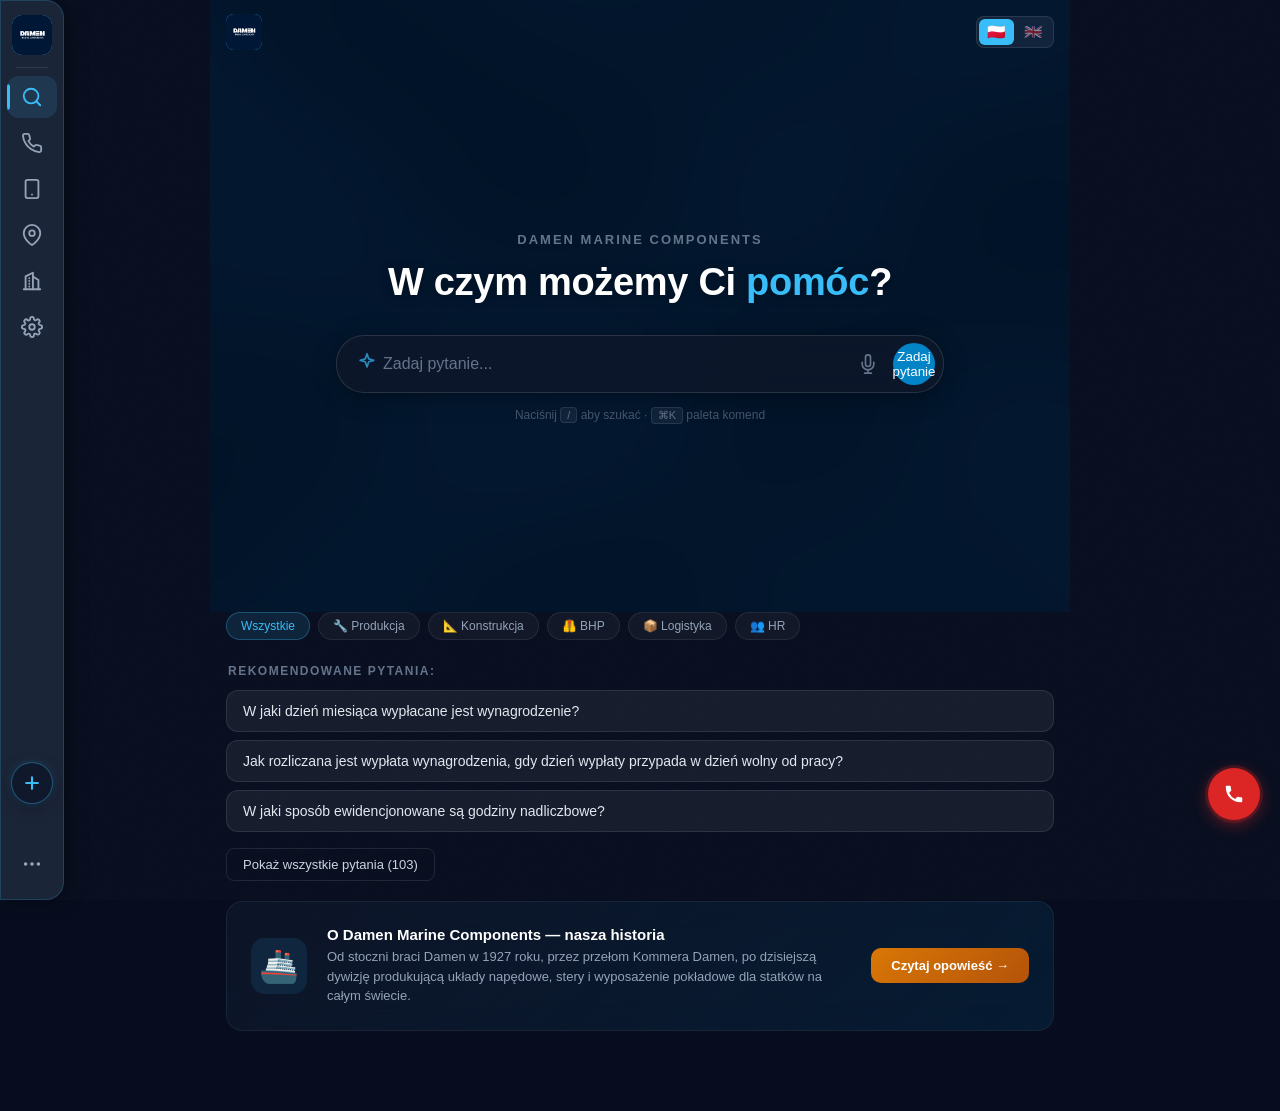
<file: index.html>
<!DOCTYPE html>
<html lang="pl">
<head>
    <title>Damen FAQ — Asystent dla pracowników</title>
    <meta charset="UTF-8">
    <meta name="viewport" content="width=device-width, initial-scale=1.0, maximum-scale=1.0, user-scalable=no, viewport-fit=cover">
    <meta name="description" content="FAQ dla nowych pracowników i gości — pierwszy dzień, godziny pracy, urlopy, BHP, IT i codzienne sprawy.">
    <meta name="theme-color" content="#070D1E">
    <meta name="apple-mobile-web-app-capable" content="yes">
    <meta name="apple-mobile-web-app-status-bar-style" content="black-translucent">
    <meta name="apple-mobile-web-app-title" content="Damen FAQ">
    <link rel="manifest" href="manifest.json">
    <link rel="icon" href="images/Damen Marine logo.png">
    <link rel="apple-touch-icon" href="images/Damen Marine logo.png">
    <link rel="stylesheet" href="style.css">
    <style>
    /* ═══════════════════════════════════════════════════════════════════════
       GLOBAL RESET & MOBILE VIEWPORT FIX
       ═══════════════════════════════════════════════════════════════════════ */
    *, *::before, *::after { box-sizing: border-box; margin: 0; padding: 0; }
    html, body {
        width: 100%;
        max-width: 100%;
        min-height: 100dvh;
        overflow-x: hidden;
        position: relative;
        background: #070D1E;
        /* Safe-area insets are applied per component (header, sidebar, content)
           so they are counted exactly once and never double up. */
    }

    /* ═══════════════ VERTICAL SIDEBAR (inline to guarantee load) ═══════════ */
    .vsidebar {
        position: fixed;
        top: 0;
        left: env(safe-area-inset-left, 0px);
        width: 64px;
        height: 100dvh;
        background: rgba(30, 41, 59, 0.9);
        backdrop-filter: blur(16px);
        -webkit-backdrop-filter: blur(16px);
        border: 1px solid rgba(56, 189, 248, 0.2);
        border-radius: 0 18px 18px 0;
        z-index: 1000;
        display: flex;
        flex-direction: column;
        align-items: center;
        padding: 14px 0;
        padding-top: max(14px, env(safe-area-inset-top, 16px));
        gap: 4px;
        box-shadow: 4px 0 20px rgba(0, 0, 0, 0.35);
        transition: width 0.3s cubic-bezier(0.23, 1, 0.32, 1);
    }
    .vsidebar:hover { width: 180px; }
    .vs-logo {
        width: 40px; height: 40px;
        background: #38BDF8;
        border-radius: 10px;
        display: flex;
        align-items: center;
        justify-content: center;
        overflow: hidden;
        flex-shrink: 0;
        margin-bottom: 4px;
        text-decoration: none;
    }
    .vs-logo img { width: 100%; height: 100%; object-fit: contain; }
    .vs-logo:hover { transform: scale(1.08); transition: transform 0.2s; }
    .vs-divider {
        width: 32px; height: 1px;
        background: rgba(255,255,255,0.1);
        margin: 4px 0;
        flex-shrink: 0;
    }
    .vs-link {
        display: flex;
        align-items: center;
        gap: 12px;
        width: calc(100% - 12px);
        padding: 10px 14px;
        border-radius: 12px;
        color: #94A3B8;
        text-decoration: none;
        transition: all 0.2s;
        position: relative;
        overflow: hidden;
        white-space: nowrap;
    }
    .vs-link svg {
        flex-shrink: 0;
        width: 22px; height: 22px;
        min-width: 22px;
    }
    .vs-label {
        font-size: 13px;
        font-weight: 500;
        opacity: 0;
        width: 0;
        overflow: hidden;
        transition: opacity 0.25s, width 0.25s;
        pointer-events: none;
    }
    .vsidebar:hover .vs-label {
        opacity: 1;
        width: auto;
        pointer-events: auto;
    }
    .vs-link:hover {
        background: rgba(255,255,255,0.06);
        color: #E2E8F0;
        transform: translateX(2px);
    }
    .vs-link.active {
        background: rgba(56, 189, 248, 0.12);
        color: #38BDF8;
    }
    .vs-link.active::before {
        content: '';
        position: absolute;
        left: 0; top: 20%; bottom: 20%;
        width: 3px;
        background: #38BDF8;
        border-radius: 0 3px 3px 0;
    }
    .vs-spacer { flex: 1; }

    /* ── More Options button + Context Menu ───────────────────────── */
    .vs-more {
        cursor: pointer;
        background: transparent;
        border: none;
        font-family: inherit;
        -webkit-appearance: none;
        appearance: none;
    }
    .vs-context-menu {
        position: absolute;
        bottom: 56px;
        left: 50%;
        transform: translateX(-50%);
        min-width: 200px;
        background: #1E293B;
        border: 1px solid rgba(56, 189, 248, 0.2);
        border-radius: 14px;
        box-shadow: 0 12px 40px rgba(0, 0, 0, 0.5);
        padding: 6px;
        z-index: 99999;
        opacity: 0;
        pointer-events: none;
        transform-origin: bottom center;
        transition: opacity 0.2s ease, transform 0.2s ease;
    }
    .vs-context-menu.open {
        opacity: 1;
        pointer-events: all;
    }
    .vs-cm-item {
        display: flex;
        align-items: center;
        gap: 10px;
        padding: 10px 14px;
        border-radius: 10px;
        color: #CBD5E1;
        font-size: 13px;
        font-weight: 500;
        text-decoration: none;
        transition: background 0.15s;
    }
    .vs-cm-item:hover {
        background: rgba(56, 189, 248, 0.1);
        color: #38BDF8;
    }

    /* ── Floating Action Button ──────────────────────────────────────── */
    .vs-fab {
        position: fixed;
        left: calc(env(safe-area-inset-left, 0px) + 11px);
        bottom: 96px;
        z-index: 1001;
        width: 42px;
        height: 42px;
        border-radius: 50%;
        border: 1px solid rgba(56, 189, 248, 0.4);
        background: rgba(15, 23, 42, 0.85);
        backdrop-filter: blur(12px);
        -webkit-backdrop-filter: blur(12px);
        box-shadow: 0 4px 15px rgba(0, 0, 0, 0.35), 0 0 10px rgba(56, 189, 248, 0.2);
        color: #38BDF8;
        display: flex;
        align-items: center;
        justify-content: center;
        cursor: pointer;
        transition: transform 0.2s cubic-bezier(0.23, 1, 0.32, 1), box-shadow 0.2s;
    }
    .vs-fab:hover {
        transform: translateY(-2px) scale(1.05);
        box-shadow: 0 6px 20px rgba(0, 0, 0, 0.4), 0 0 16px rgba(56, 189, 248, 0.3);
    }
    .vs-fab:active {
        transform: scale(0.95);
    }
    @media (max-width: 768px) {
        .vsidebar {
            position: fixed;
            top: auto; bottom: 0; left: 0; right: 0;
            width: 100%;
            height: calc(60px + env(safe-area-inset-bottom, 0px));
            flex-direction: row;
            justify-content: space-around;
            align-items: center;
            border-radius: 0;
            padding: 0 8px env(safe-area-inset-bottom, 0px);
            gap: 0;
            border: none;
            border-top: 1px solid rgba(56, 189, 248, 0.15);
            box-shadow: 0 -4px 20px rgba(0, 0, 0, 0.4);
        }
        .vsidebar:hover { width: 100%; }
        .vs-logo, .vs-divider, .vs-spacer, .vs-more, .vs-context-menu, .vs-fab { display: none !important; }
        .vs-label { display: none !important; opacity: 0 !important; width: 0 !important; }
        .vs-link {
            width: auto; flex-direction: column; gap: 2px;
            padding: 8px 12px; transform: none !important;
        }
        .vs-link::before { display: none !important; }
        .vs-link.active { background: rgba(56, 189, 248, 0.2); border-radius: 12px; }
        .vs-link svg { min-width: 22px; width: 22px; height: 22px; }
        .vs-link:hover { transform: none !important; background: rgba(255,255,255,0.06); }
        .qc-fab { bottom: calc(70px + env(safe-area-inset-bottom, 0px)); right: 16px; width: 48px; height: 48px; }
        .qc-bubble { min-width: 180px; }
    }

    /* ═══════════════ COMMAND PALETTE (inline to guarantee load) ════════════ */
    .cp-overlay {
        position: fixed;
        top: 0; left: 0; right: 0; bottom: 0;
        background: rgba(0, 0, 0, 0.6);
        backdrop-filter: blur(8px);
        -webkit-backdrop-filter: blur(8px);
        z-index: 99999;
        display: flex;
        align-items: flex-start;
        justify-content: center;
        padding-top: 15vh;
        opacity: 0;
        pointer-events: none;
        transition: opacity 0.2s ease;
    }
    .cp-overlay.open { opacity: 1; pointer-events: all; }
    .cp-modal {
        width: 560px; max-width: 92vw; max-height: 60vh;
        background: #1E293B;
        border: 1px solid rgba(255,255,255,0.1);
        border-radius: 16px;
        box-shadow: 0 20px 60px rgba(0,0,0,0.5);
        overflow: hidden;
        transform: scale(0.96) translateY(-10px);
        transition: transform 0.2s cubic-bezier(0.23,1,0.32,1);
    }
    .cp-overlay.open .cp-modal { transform: scale(1) translateY(0); }
    .cp-search-row {
        display: flex; align-items: center; gap: 10px;
        padding: 14px 16px;
        border-bottom: 1px solid rgba(255,255,255,0.08);
    }
    .cp-icon { font-size: 16px; color: #38BDF8; flex-shrink: 0; width: 24px; text-align: center; }
    .cp-search-row input {
        flex: 1; background: transparent; border: none;
        color: #fff; font-size: 15px; outline: none; font-family: inherit;
    }
    .cp-search-row input::placeholder { color: #64748B; }
    .cp-kbd {
        font-size: 11px; padding: 2px 8px; border-radius: 4px;
        background: rgba(255,255,255,0.06); border: 1px solid rgba(255,255,255,0.1);
        color: #94A3B8; font-family: inherit;
    }
    .cp-results { overflow-y: auto; max-height: calc(60vh - 90px); padding: 8px; }
    .cp-group { margin-bottom: 8px; }
    .cp-group-title {
        font-size: 11px; font-weight: 700; color: #64748B;
        text-transform: uppercase; letter-spacing: 0.8px; padding: 8px 12px 4px;
    }
    .cp-item {
        display: flex; align-items: center; gap: 10px;
        padding: 10px 12px; border-radius: 10px; cursor: pointer;
        font-size: 14px; color: #CBD5E1; transition: background 0.1s;
    }
    .cp-item:hover, .cp-item.active { background: rgba(56,189,248,0.1); color: #38BDF8; }
    .cp-item-icon { font-size: 16px; width: 24px; text-align: center; flex-shrink: 0; }
    .cp-item-hint { margin-left: auto; font-size: 11px; color: #64748B; }
    .cp-empty { text-align: center; padding: 24px; color: #64748B; font-size: 13px; }
    .cp-footer {
        display: flex; gap: 16px; padding: 10px 16px;
        border-top: 1px solid rgba(255,255,255,0.08); font-size: 11px; color: #64748B;
    }

    /* ── Hero Section ─────────────────────────────────────────────────── */
    .hero {
        min-height: 68vh;
        display: flex;
        flex-direction: column;
        align-items: center;
        justify-content: center;
        padding: 40px 20px 20px;
        /* keep flow content below the absolutely positioned header (logo bottom = inset + 50px) */
        padding-top: calc(64px + env(safe-area-inset-top, 0px));
        padding-left: max(20px, env(safe-area-inset-left, 0px));
        padding-right: max(20px, env(safe-area-inset-right, 0px));
        position: relative;
        z-index: 1;
        width: 100%;
        max-width: 860px;
        margin: 0 auto;
        box-sizing: border-box;
        overflow: hidden;
    }
    @media (max-width: 768px) {
        .hero {
            min-height: 72vh;
            padding-top: calc(52px + env(safe-area-inset-top, 0px));
            padding-bottom: 16px;
            padding-left: max(16px, env(safe-area-inset-left, 0px));
            padding-right: max(16px, env(safe-area-inset-right, 0px));
        }
    }

    .hero-top {
        position: absolute;
        top: 0; left: 0; right: 0;
        width: 100%;
        display: flex;
        flex-wrap: nowrap;
        align-items: center;
        justify-content: space-between;
        gap: 8px;
        padding: 14px 16px;
        padding-top: max(14px, env(safe-area-inset-top, 16px));
        padding-left: max(16px, env(safe-area-inset-left, 0px));
        padding-right: max(16px, env(safe-area-inset-right, 0px));
        z-index: 5;
        box-sizing: border-box;
    }
    @media (max-width: 768px) {
        .hero-top {
            padding-top: max(10px, env(safe-area-inset-top, 16px));
            padding-bottom: 10px;
            padding-left: max(12px, env(safe-area-inset-left, 0px));
            padding-right: max(12px, env(safe-area-inset-right, 0px));
        }
    }
    /* Clear the fixed side rail (64px) when the hero sits against the left edge */
    @media (min-width: 769px) and (max-width: 987px) {
        .hero-top {
            padding-left: calc(env(safe-area-inset-left, 0px) + 96px);
        }
    }
    .hero-logo {
        display: flex;
        align-items: center;
        justify-content: center;
        height: 36px;
        max-height: 36px;
        width: auto;
        background: #38BDF8;
        border-radius: 8px;
        overflow: hidden;
        flex-shrink: 0;
        margin: 0;
        margin-right: auto;
        object-fit: contain;
    }
    .hero-logo img {
        display: block;
        height: 100%;
        width: auto;
        max-height: 36px;
        max-width: 100%;
        object-fit: contain;
        flex-shrink: 0;
    }
    .hero-logo:hover { transform: scale(1.05); transition: transform 0.2s; }
    @media (max-width: 768px) {
        .hero-logo { height: 32px; max-height: 32px; }
        .hero-logo img { max-height: 32px; }
    }

    .hero-nav {
        display: flex;
        align-items: center;
        gap: 8px;
        margin-left: auto;
        flex-shrink: 0;
    }
    .hero-lang {
        display: flex;
        gap: 2px;
        background: rgba(255,255,255,0.06);
        border: 1px solid rgba(255,255,255,0.1);
        border-radius: 8px;
        padding: 2px;
    }
    .hero-lang a {
        text-decoration: none;
        font-size: 15px;
        padding: 4px 8px;
        border-radius: 6px;
        transition: all 0.2s;
        color: rgba(255,255,255,0.5);
    }
    .hero-lang a.active {
        background: #38BDF8;
        color: #fff;
    }
    .hero-lang a:hover:not(.active) {
        background: rgba(255,255,255,0.08);
        color: #fff;
    }

    .hero-content {
        text-align: center;
        max-width: 640px;
        width: 100%;
        box-sizing: border-box;
        position: relative;
        z-index: 2;
        padding: 0 16px;
    }
    @media (max-width: 768px) {
        .hero-content {
            padding: 0;
            max-width: 100%;
        }
    }

    .hero-greeting {
        font-size: 13px;
        color: #64748B;
        letter-spacing: 2px;
        text-transform: uppercase;
        font-weight: 600;
        margin-bottom: 12px;
    }

    .hero h1 {
        font-size: clamp(26px, 5vw, 38px);
        font-weight: 700;
        color: #FFFFFF;
        line-height: 1.25;
        margin-bottom: 28px;
        letter-spacing: -0.3px;
        text-shadow: 0 2px 12px rgba(0,0,0,0.3);
    }
    .hero h1 span {
        color: #38BDF8;
    }

    /* ── AI Chat Style Search ──────────────────────────────────────── */
    .hero-search {
        position: relative;
        max-width: 680px;
        width: 100%;
        margin: 0 auto;
        box-sizing: border-box;
    }

    /* Sonar glow behind the capsule */
    .hero-search-glow {
        position: absolute;
        top: 50%; left: 50%;
        transform: translate(-50%, -50%);
        width: 120%; height: 200%;
        background: radial-gradient(ellipse, rgba(56,189,248,0) 0%, transparent 70%);
        pointer-events: none;
        transition: opacity 0.5s;
        opacity: 0;
        z-index: 0;
    }
    .hero-search.focused .hero-search-glow {
        opacity: 1;
        animation: sonarPulse 2.5s ease-in-out infinite;
    }
    @keyframes sonarPulse {
        0%   { transform: translate(-50%,-50%) scale(1);    opacity: 0.5; }
        50%  { transform: translate(-50%,-50%) scale(1.12); opacity: 0.25; }
        100% { transform: translate(-50%,-50%) scale(1);    opacity: 0.5; }
    }

    /* Capsule container */
    .hero-search-inner {
        position: relative;
        z-index: 1;
        display: flex;
        align-items: center;
        gap: 6px;
        background: rgba(15, 23, 42, 0.75);
        backdrop-filter: blur(16px);
        -webkit-backdrop-filter: blur(16px);
        border: 1px solid rgba(255, 255, 255, 0.12);
        border-radius: 28px;
        padding: 6px 8px 6px 20px;
        min-height: 58px;
        box-shadow: 0 4px 24px rgba(0, 0, 0, 0.3), 0 0 0 0 rgba(56, 189, 248, 0);
        transition: border-color 0.35s, box-shadow 0.35s;
    }
    .hero-search.focused .hero-search-inner {
        border-color: rgba(56, 189, 248, 0.5);
        box-shadow: 0 0 25px rgba(56, 189, 248, 0.2), 0 10px 30px rgba(0, 0, 0, 0.4);
    }

    /* Sparkle / AI icon left */
    .hero-sparkle {
        flex-shrink: 0;
        color: #38BDF8;
        opacity: 0.7;
        transition: opacity 0.3s;
    }
    .hero-search.focused .hero-sparkle { opacity: 1; }

    /* Text input */
    .hero-search-inner input {
        flex: 1;
        background: transparent;
        border: none;
        outline: none;
        color: #FFFFFF;
        font-size: 16px;
        font-family: inherit;
        min-width: 0;
        padding: 8px 0;
    }
    .hero-search-inner input::placeholder {
        color: #64748B;
    }

    /* Mic button inside capsule */
    .hero-mic {
        width: 38px; height: 38px;
        display: flex;
        align-items: center;
        justify-content: center;
        background: transparent;
        border: none;
        border-radius: 50%;
        color: #64748B;
        cursor: pointer;
        transition: all 0.25s;
        flex-shrink: 0;
    }
    .hero-mic:hover {
        background: rgba(255,255,255,0.08);
        color: #94A3B8;
    }
    .hero-mic.listening {
        color: #F87171;
        animation: micPulse 1.2s ease-in-out infinite;
    }
    @keyframes micPulse {
        0%, 100% { transform: scale(1); }
        50% { transform: scale(1.15); }
    }

    /* Search / submit button — circular */
    .hero-search-btn {
        width: 42px; height: 42px;
        padding: 0;
        display: flex;
        align-items: center;
        justify-content: center;
        background: #0284C7;
        color: #FFFFFF;
        border: none;
        border-radius: 50%;
        cursor: pointer;
        transition: all 0.2s;
        flex-shrink: 0;
    }
    .hero-search-btn:hover {
        background: #0369A1;
        transform: scale(1.06);
        box-shadow: 0 4px 14px rgba(2, 132, 199, 0.35);
    }
    .hero-search-btn:active {
        transform: scale(0.96);
    }

    .hero-hint {
        margin-top: 14px;
        font-size: 12px;
        color: #475569;
    }
    .hero-hint kbd {
        display: inline-block;
        padding: 1px 6px;
        background: rgba(255,255,255,0.06);
        border: 1px solid rgba(255,255,255,0.1);
        border-radius: 4px;
        font-family: inherit;
        font-size: 11px;
        color: #64748B;
    }

    /* ═══════════════ SEARCH MODULE WRAPPER ═══════════════════════════════ */
    .search-module-wrapper {
        width: 100%;
        max-width: 680px;
        margin: 0 auto;
        box-sizing: border-box;
    }

    /* ═══════════════ SEARCH RESULTS CONTAINER ══════════════════════════ */
    .search-results-container {
        max-height: 0;
        opacity: 0;
        overflow: hidden;
        margin-top: 0;
        transform: translateY(-8px);
        transition: max-height 0.4s cubic-bezier(0.16, 1, 0.3, 1),
                    opacity 0.3s ease,
                    margin-top 0.3s ease,
                    transform 0.3s ease;
    }
    body.is-searching .search-results-container {
        max-height: 70vh;
        opacity: 1;
        margin-top: 14px;
        transform: translateY(0);
        overflow-y: auto;
        scrollbar-width: thin;
        scrollbar-color: rgba(56,189,248,0.3) transparent;
    }
    body.is-searching .search-results-container::-webkit-scrollbar {
        width: 6px;
    }
    body.is-searching .search-results-container::-webkit-scrollbar-track {
        background: transparent;
    }
    body.is-searching .search-results-container::-webkit-scrollbar-thumb {
        background: rgba(56,189,248,0.3);
        border-radius: 3px;
    }

    /* ═══════════════ IS-SEARCHING STATE TRANSITIONS ══════════════════════ */
    .hero {
        transition: min-height 0.4s cubic-bezier(0.16, 1, 0.3, 1),
                    padding 0.4s cubic-bezier(0.16, 1, 0.3, 1);
    }
    body.is-searching .hero {
        min-height: 32vh;
        padding-top: calc(64px + env(safe-area-inset-top, 0px));
        padding-bottom: 12px;
    }
    @media (max-width: 600px) {
        body.is-searching .hero { min-height: 36vh; padding-top: calc(52px + env(safe-area-inset-top, 0px)); }
    }

    /* ── Tryb odpowiedzi: hero kurczy się do zawartości, żeby pytanie i
          odpowiedź leżały bezpośrednio pod paskiem zapytania (bez przerwy) ── */
    body.answer-open .hero {
        min-height: 0;
        padding-bottom: 10px;
    }
    body.answer-open .hero-hint { display: none; }

    .hero-hint,
    .cat-pills,
    .rec-section,
    .story-banner,
    .answer-section {
        transition: opacity 0.3s ease, max-height 0.4s ease, transform 0.3s ease,
                    padding 0.3s ease, margin 0.3s ease;
    }
    body.is-searching .hero-hint,
    body.is-searching .cat-pills,
    body.is-searching .rec-section,
    body.is-searching .story-banner,
    body.is-searching .answer-section {
        opacity: 0;
        pointer-events: none;
        max-height: 0;
        overflow: hidden;
        padding: 0;
        margin: 0;
        transform: translateY(-10px);
    }

    /* ═══════════════ RESULT CARDS (Glassmorphism) ════════════════════════ */
    .sr-card {
        background: rgba(15, 23, 42, 0.85);
        backdrop-filter: blur(16px);
        -webkit-backdrop-filter: blur(16px);
        border: 1px solid rgba(56, 189, 248, 0.2);
        border-radius: 14px;
        padding: 18px 20px;
        margin-bottom: 10px;
        cursor: pointer;
        transition: border-color 0.2s, transform 0.15s, box-shadow 0.2s;
        position: relative;
    }
    .sr-card:hover {
        border-color: rgba(56, 189, 248, 0.4);
        transform: translateY(-2px);
        box-shadow: 0 8px 24px rgba(0, 0, 0, 0.3);
    }
    .sr-card-question {
        font-size: 1.05rem;
        font-weight: 700;
        color: #FFFFFF;
        line-height: 1.35;
        margin-bottom: 8px;
    }
    .sr-card-question mark {
        background: rgba(56, 189, 248, 0.25);
        color: #7DD3FC;
        border-radius: 3px;
        padding: 0 2px;
    }
    .sr-card-answer {
        font-size: 0.925rem;
        color: #CBD5E1;
        line-height: 1.55;
        margin-bottom: 10px;
    }
    .sr-card-answer mark {
        background: rgba(56, 189, 248, 0.2);
        color: #93C5FD;
        border-radius: 3px;
        padding: 0 2px;
    }
    .sr-card-badge {
        display: inline-block;
        font-size: 0.65rem;
        font-weight: 700;
        text-transform: uppercase;
        letter-spacing: 0.5px;
        color: #7DD3FC;
        background: rgba(56, 189, 248, 0.12);
        border: 1px solid rgba(56, 189, 248, 0.25);
        padding: 3px 10px;
        border-radius: 20px;
    }
    .sr-card-arrow {
        position: absolute;
        right: 18px;
        top: 50%;
        transform: translateY(-50%);
        color: #475569;
        font-size: 18px;
        transition: color 0.2s, transform 0.2s;
    }
    .sr-card:hover .sr-card-arrow {
        color: #38BDF8;
        transform: translateY(-50%) translateX(3px);
    }

    /* ═══════════════ EMPTY STATE ════════════════════════════════════════ */
    .sr-empty {
        text-align: center;
        padding: 40px 20px;
    }
    .sr-empty-icon {
        font-size: 36px;
        margin-bottom: 12px;
        opacity: 0.6;
    }
    .sr-empty-title {
        font-size: 1rem;
        font-weight: 600;
        color: #CBD5E1;
        margin-bottom: 6px;
    }
    .sr-empty-hint {
        font-size: 0.85rem;
        color: #64748B;
        line-height: 1.5;
    }

    @media (max-width: 768px) {
        .hero-search-inner { padding: 4px 6px 4px 14px; border-radius: 22px; min-height: 50px; gap: 4px; }
        .hero-search-inner input { font-size: 16px; padding: 6px 0; }
        .hero-sparkle { display: none; }
        .hero-search-btn { width: 36px; height: 36px; }
        .hero-mic { width: 36px; height: 36px; }
        .hero-hint { display: none; }
        .hero h1 { font-size: 22px; margin-bottom: 20px; }
        .hero-lang a { font-size: 14px; padding: 3px 6px; }
        .hero-greeting { font-size: 11px; letter-spacing: 1.5px; margin-bottom: 8px; }
    }

    /* ── Suggestions Dropdown (hero) ──────────────────────────────────── */
    .hero-suggestions {
        position: absolute;
        top: calc(100% + 6px);
        left: 0; right: 0;
        background: #0f172a;
        border: 1px solid rgba(255,255,255,0.1);
        border-radius: 14px;
        overflow: hidden;
        box-shadow: 0 12px 40px rgba(0,0,0,0.4);
        z-index: 20;
        display: none;
    }
    .hero-suggestions.show { display: block; }
    .hero-suggestion-item {
        padding: 12px 18px;
        cursor: pointer;
        font-size: 14px;
        color: #CBD5E1;
        border-bottom: 1px solid rgba(255,255,255,0.06);
        transition: background 0.12s;
    }
    .hero-suggestion-item:last-child { border-bottom: none; }
    .hero-suggestion-item:hover, .hero-suggestion-item.active {
        background: rgba(56, 189, 248, 0.08);
        color: #38BDF8;
    }

    /* ── Staggered Reveal Animations ──────────────────────────────────── */
    .reveal {
        opacity: 0;
        transform: translateY(30px);
    }
    .reveal.visible {
        animation: heroReveal 0.6s cubic-bezier(0.16, 1, 0.3, 1) forwards;
    }
    @keyframes heroReveal {
        from { opacity: 0; transform: translateY(30px); }
        to { opacity: 1; transform: translateY(0); }
    }

    /* ── Content Below Hero ───────────────────────────────────────────── */
    .below-hero {
        width: 100%;
        max-width: 860px;
        margin: 0 auto;
        padding: 0 16px 80px;
        padding-left: max(16px, env(safe-area-inset-left, 0px));
        padding-right: max(16px, env(safe-area-inset-right, 0px));
        padding-bottom: calc(80px + env(safe-area-inset-bottom, 0px));
        position: relative;
        z-index: 1;
        box-sizing: border-box;
    }
    @media (max-width: 768px) {
        .below-hero {
            margin-left: 0;
        }
    }

    /* ── Recommended Questions ────────────────────────────────────────── */
    .rec-section {
        margin-bottom: 20px;
    }
    .rec-section h3 {
        font-size: 12px;
        color: #64748B;
        text-transform: uppercase;
        letter-spacing: 1.5px;
        font-weight: 600;
        margin-bottom: 12px;
        padding-left: 2px;
    }
    .rec-card {
        display: flex;
        align-items: center;
        gap: 14px;
        padding: 14px 18px;
        margin-bottom: 8px;
        background: rgba(15, 23, 42, 0.6);
        backdrop-filter: blur(12px);
        -webkit-backdrop-filter: blur(12px);
        border: 1px solid rgba(255,255,255,0.06);
        border-radius: 14px;
        cursor: pointer;
        transition: all 0.2s;
        text-decoration: none;
        color: inherit;
    }
    .rec-card:hover {
        background: rgba(56, 189, 248, 0.06);
        border-color: rgba(56, 189, 248, 0.2);
        transform: translateX(4px);
    }
    .rec-icon {
        font-size: 20px;
        width: 36px;
        height: 36px;
        display: flex;
        align-items: center;
        justify-content: center;
        background: rgba(56, 189, 248, 0.1);
        border-radius: 10px;
        flex-shrink: 0;
    }
    .rec-text {
        flex: 1;
        min-width: 0;
    }
    .rec-text strong {
        display: block;
        font-size: 14px;
        font-weight: 600;
        color: #E2E8F0;
        margin-bottom: 2px;
    }
    .rec-text span {
        font-size: 12px;
        color: #64748B;
    }
    .rec-chevron {
        color: #475569;
        font-size: 18px;
        flex-shrink: 0;
        transition: transform 0.2s;
    }
    .rec-card:hover .rec-chevron {
        transform: translateX(3px);
        color: #38BDF8;
    }

    /* ── Category Pills ───────────────────────────────────────────────── */
    .cat-pills {
        display: flex;
        flex-wrap: wrap;
        gap: 8px;
        margin-bottom: 24px;
    }
    .cat-pill {
        padding: 6px 14px;
        background: rgba(255,255,255,0.04);
        border: 1px solid rgba(255,255,255,0.08);
        border-radius: 999px;
        font-size: 12px;
        color: #94A3B8;
        cursor: pointer;
        transition: all 0.2s;
        white-space: nowrap;
    }
    .cat-pill:hover, .cat-pill.active {
        background: rgba(56, 189, 248, 0.12);
        border-color: rgba(56, 189, 248, 0.3);
        color: #38BDF8;
    }

    /* ── Story Banner ─────────────────────────────────────────────────── */
    .story-banner {
        background: linear-gradient(135deg, rgba(15, 23, 42, 0.8) 0%, rgba(2, 132, 199, 0.12) 100%);
        backdrop-filter: blur(16px);
        -webkit-backdrop-filter: blur(16px);
        border: 1px solid rgba(255,255,255,0.06);
        border-radius: 16px;
        padding: 24px;
        display: flex;
        align-items: center;
        gap: 20px;
        transition: border-color 0.3s;
    }
    .story-banner:hover {
        border-color: rgba(56, 189, 248, 0.2);
    }
    .story-banner-icon {
        font-size: 32px;
        flex-shrink: 0;
        width: 56px;
        height: 56px;
        display: flex;
        align-items: center;
        justify-content: center;
        background: rgba(56, 189, 248, 0.1);
        border-radius: 14px;
    }
    .story-banner-text {
        flex: 1;
    }
    .story-banner-text h3 {
        font-size: 15px;
        font-weight: 700;
        color: #FFFFFF;
        margin-bottom: 4px;
    }
    .story-banner-text p {
        font-size: 13px;
        color: #94A3B8;
        line-height: 1.5;
    }
    .story-banner-btn {
        display: inline-flex;
        align-items: center;
        gap: 6px;
        padding: 10px 20px;
        background: linear-gradient(135deg, #D97706 0%, #B45309 100%);
        color: #FFFFFF;
        border: none;
        border-radius: 10px;
        font-size: 13px;
        font-weight: 600;
        cursor: pointer;
        text-decoration: none;
        transition: all 0.2s;
        white-space: nowrap;
        flex-shrink: 0;
    }
    .story-banner-btn:hover {
        transform: translateY(-1px);
        box-shadow: 0 4px 16px rgba(217, 119, 6, 0.3);
    }
    @media (max-width: 600px) {
        .story-banner { flex-direction: column; text-align: center; padding: 20px; }
        .story-banner-icon { margin: 0 auto; }
    }

    /* ── Answer Box ───────────────────────────────────────────────────── */
    .answer-section {
        margin-bottom: 24px;
    }
    .answer-box {
        background: rgba(15, 23, 42, 0.7);
        backdrop-filter: blur(16px);
        -webkit-backdrop-filter: blur(16px);
        border: 1px solid rgba(56, 189, 248, 0.15);
        border-radius: 16px;
        padding: 20px;
    }
    .answer-question {
        font-size: 16px;
        font-weight: 700;
        line-height: 1.45;
        color: #F1F5F9;
        margin-bottom: 12px;
        padding-bottom: 12px;
        border-bottom: 1px solid rgba(56, 189, 248, 0.25);
        word-break: break-word;
    }
    .answer-question:empty { display: none; }
    .answer-box h3 {
        font-size: 12px;
        color: #38BDF8;
        text-transform: uppercase;
        letter-spacing: 1px;
        margin-bottom: 10px;
    }
    .answer-box p {
        font-size: 15px;
        line-height: 1.7;
        color: #CBD5E1;
    }
    .answer-box strong { color: #38BDF8; }



    /* ═══════════════ PWA Install Modal (Dark Glassmorphism) ═══════════════ */
    .pwa-modal {
        position: fixed;
        top: 0; left: 0; right: 0; bottom: 0;
        background: rgba(0, 0, 0, 0.6);
        backdrop-filter: blur(6px);
        -webkit-backdrop-filter: blur(6px);
        z-index: 99990;
        display: flex;
        align-items: center;
        justify-content: center;
        padding: 16px;
        opacity: 0;
        pointer-events: none;
        transition: opacity 0.3s ease;
    }
    .pwa-modal.open {
        opacity: 1;
        pointer-events: all;
    }

    .pwa-card {
        width: 100%;
        max-width: 420px;
        background: rgba(15, 23, 42, 0.92);
        backdrop-filter: blur(24px);
        -webkit-backdrop-filter: blur(24px);
        border: 1px solid rgba(56, 189, 248, 0.25);
        border-radius: 20px;
        box-shadow: 0 24px 80px rgba(0, 0, 0, 0.5), 0 0 40px rgba(56, 189, 248, 0.08);
        padding: 28px 24px 24px;
        position: relative;
        transform: scale(0.94) translateY(12px);
        transition: transform 0.35s cubic-bezier(0.23, 1, 0.32, 1);
    }
    .pwa-modal.open .pwa-card {
        transform: scale(1) translateY(0);
    }

    .pwa-close {
        position: absolute;
        top: 12px; right: 14px;
        background: rgba(255, 255, 255, 0.06);
        border: 1px solid rgba(255, 255, 255, 0.08);
        color: #64748B;
        font-size: 16px;
        width: 30px; height: 30px;
        border-radius: 8px;
        cursor: pointer;
        display: flex;
        align-items: center;
        justify-content: center;
        transition: all 0.2s;
    }
    .pwa-close:hover {
        background: rgba(255, 255, 255, 0.12);
        color: #E2E8F0;
    }

    .pwa-header {
        text-align: center;
        margin-bottom: 20px;
    }
    .pwa-icon-wrap {
        width: 56px; height: 56px;
        margin: 0 auto 14px;
        background: rgba(56, 189, 248, 0.12);
        border-radius: 14px;
        display: flex;
        align-items: center;
        justify-content: center;
        overflow: hidden;
    }
    .pwa-logo {
        width: 40px; height: 40px;
        object-fit: contain;
    }
    .pwa-header h2 {
        font-size: 18px;
        font-weight: 700;
        color: #FFFFFF;
        margin-bottom: 6px;
        line-height: 1.3;
    }
    .pwa-header p {
        font-size: 13px;
        color: #94A3B8;
        line-height: 1.5;
    }

    .pwa-tabs {
        display: flex;
        gap: 6px;
        margin-bottom: 18px;
        background: rgba(255, 255, 255, 0.04);
        border-radius: 12px;
        padding: 4px;
    }
    .pwa-tab {
        flex: 1;
        display: flex;
        align-items: center;
        justify-content: center;
        gap: 6px;
        padding: 10px 12px;
        background: transparent;
        border: none;
        border-radius: 10px;
        font-size: 13px;
        font-weight: 600;
        color: #64748B;
        cursor: pointer;
        transition: all 0.2s;
        font-family: inherit;
    }
    .pwa-tab:hover {
        color: #94A3B8;
        background: rgba(255, 255, 255, 0.04);
    }
    .pwa-tab svg { flex-shrink: 0; }
    .pwa-modal[data-tab="android"] .pwa-tab[data-tab="android"],
    .pwa-modal[data-tab="ios"] .pwa-tab[data-tab="ios"] {
        background: rgba(56, 189, 248, 0.15);
        color: #38BDF8;
    }
    #pwa-steps-ios { display: none; }
    .pwa-modal[data-tab="ios"] #pwa-steps-ios { display: block; }
    .pwa-modal[data-tab="ios"] #pwa-steps-android { display: none; }

    .pwa-steps {
        margin-bottom: 20px;
    }
    .pwa-step {
        display: flex;
        gap: 12px;
        align-items: flex-start;
        padding: 10px 0;
        border-bottom: 1px solid rgba(255, 255, 255, 0.05);
    }
    .pwa-step:last-child { border-bottom: none; }
    .pwa-step-num {
        width: 24px; height: 24px;
        background: rgba(56, 189, 248, 0.15);
        color: #38BDF8;
        border-radius: 8px;
        display: flex;
        align-items: center;
        justify-content: center;
        font-size: 12px;
        font-weight: 700;
        flex-shrink: 0;
        margin-top: 1px;
    }
    .pwa-step-text {
        font-size: 13px;
        color: #CBD5E1;
        line-height: 1.5;
    }
    .pwa-step-text strong {
        color: #FFFFFF;
        font-weight: 600;
    }

    .pwa-actions {
        display: flex;
        gap: 8px;
        margin-bottom: 12px;
    }
    .pwa-btn-primary {
        flex: 1;
        padding: 12px 16px;
        background: #0284C7;
        color: #FFFFFF;
        border: none;
        border-radius: 12px;
        font-size: 14px;
        font-weight: 700;
        cursor: pointer;
        transition: all 0.2s;
        font-family: inherit;
    }
    .pwa-btn-primary:hover {
        background: #0369A1;
        transform: translateY(-1px);
        box-shadow: 0 4px 16px rgba(2, 132, 199, 0.3);
    }
    .pwa-btn-secondary {
        padding: 12px 16px;
        background: rgba(255, 255, 255, 0.06);
        color: #94A3B8;
        border: 1px solid rgba(255, 255, 255, 0.08);
        border-radius: 12px;
        font-size: 13px;
        font-weight: 500;
        cursor: pointer;
        transition: all 0.2s;
        font-family: inherit;
        white-space: nowrap;
    }
    .pwa-btn-secondary:hover {
        background: rgba(255, 255, 255, 0.1);
        color: #CBD5E1;
    }

    .pwa-hint {
        text-align: center;
        font-size: 11px;
        color: #475569;
        line-height: 1.4;
    }

    @media (max-width: 480px) {
        .pwa-card { padding: 24px 18px 20px; border-radius: 16px; }
        .pwa-header h2 { font-size: 16px; }
        .pwa-step-text { font-size: 12px; }
        .pwa-actions { flex-direction: column; }
        .pwa-btn-primary, .pwa-btn-secondary { width: 100%; text-align: center; }
    }

    /* ═══════════════ LANDSCAPE / SHORT VIEWPORTS (phones & small windows) ══ */
    @media (orientation: landscape) and (max-height: 500px) {
        .hero-top {
            padding-top: max(8px, env(safe-area-inset-top, 16px));
            padding-bottom: 8px;
        }
        .hero-logo { height: 32px; max-height: 32px; }
        .hero-logo img { max-height: 32px; }
        .hero {
            min-height: 92vh;
            padding-top: calc(48px + env(safe-area-inset-top, 0px));
            padding-bottom: 12px;
        }
        body.is-searching .hero { padding-top: calc(48px + env(safe-area-inset-top, 0px)); }
        .hero h1 { font-size: clamp(22px, 5vw, 30px); margin-bottom: 14px; }
        .hero-greeting { margin-bottom: 6px; }
        .qc-fab { right: calc(20px + env(safe-area-inset-right, 0px)); }
    }
    /* Bottom-bar navigation (phones up to 768px wide) */
    @media (orientation: landscape) and (max-height: 500px) and (max-width: 768px) {
        .vsidebar {
            height: calc(50px + env(safe-area-inset-bottom, 0px));
            padding-bottom: env(safe-area-inset-bottom, 0px);
        }
        .vs-link { padding-top: 5px; padding-bottom: 5px; }
        .qc-fab { bottom: calc(60px + env(safe-area-inset-bottom, 0px)); }
    }
    /* Side rail (wider phones in landscape, tablets, short desktop windows) */
    @media (orientation: landscape) and (max-height: 500px) and (min-width: 769px) {
        .vsidebar {
            padding-top: max(8px, env(safe-area-inset-top, 16px));
            padding-bottom: 8px;
            gap: 2px;
        }
        .vs-logo { width: 34px; height: 34px; }
        .vs-divider { margin: 2px 0; }
        .vs-link { padding-top: 6px; padding-bottom: 6px; }
        .qc-fab { bottom: calc(72px + env(safe-area-inset-bottom, 0px)); }
    }
    </style>
</head>
<body>
    <!-- ═══════════════ VERTICAL SIDEBAR (Desktop) / BOTTOM BAR (Mobile) ═══ -->
    <nav class="vsidebar" id="vsidebar">
        <a href="https://www.damenmc.com/" target="_blank" rel="noopener" class="vs-logo" title="Damen Marine Components">
            <img src="images/Damen Marine logo.png" alt="Damen">
        </a>
        <div class="vs-divider"></div>
        <a href="index.html" class="vs-link active" data-tip="FAQ">
            <svg width="22" height="22" viewBox="0 0 24 24" fill="none" stroke="currentColor" stroke-width="2" stroke-linecap="round" stroke-linejoin="round"><circle cx="11" cy="11" r="8"/><line x1="21" y1="21" x2="16.65" y2="16.65"/></svg>
            <span class="vs-label">FAQ</span>
        </a>
        <a href="contacts.html" class="vs-link" data-tip="Kontakty">
            <svg width="22" height="22" viewBox="0 0 24 24" fill="none" stroke="currentColor" stroke-width="2" stroke-linecap="round" stroke-linejoin="round"><path d="M22 16.92v3a2 2 0 01-2.18 2 19.79 19.79 0 01-8.63-3.07 19.5 19.5 0 01-6-6 19.79 19.79 0 01-3.07-8.67A2 2 0 014.11 2h3a2 2 0 012 1.72c.127.96.361 1.903.7 2.81a2 2 0 01-.45 2.11L8.09 9.91a16 16 0 006 6l1.27-1.27a2 2 0 012.11-.45c.907.339 1.85.573 2.81.7A2 2 0 0122 16.92z"/></svg>
            <span class="vs-label">Kontakty</span>
        </a>
        <a href="contacts-v2.html" class="vs-link" data-tip="Kontakty v2">
            <svg width="22" height="22" viewBox="0 0 24 24" fill="none" stroke="currentColor" stroke-width="2" stroke-linecap="round" stroke-linejoin="round"><rect x="5" y="2" width="14" height="20" rx="2" ry="2"/><line x1="12" y1="18" x2="12.01" y2="18"/></svg>
            <span class="vs-label">Kontakty v2</span>
        </a>
        <a href="mapa.html" class="vs-link" data-tip="Mapa zakładu">
            <svg width="22" height="22" viewBox="0 0 24 24" fill="none" stroke="currentColor" stroke-width="2" stroke-linecap="round" stroke-linejoin="round"><path d="M21 10c0 7-9 13-9 13s-9-6-9-13a9 9 0 0 1 18 0z"/><circle cx="12" cy="10" r="3"/></svg>
            <span class="vs-label">Mapa</span>
        </a>
        <a href="o-damen.html" class="vs-link" data-tip="O nas">
            <svg width="22" height="22" viewBox="0 0 24 24" fill="none" stroke="currentColor" stroke-width="2" stroke-linecap="round" stroke-linejoin="round"><path d="M3 21h18"/><path d="M5 21V7l8-4v18"/><path d="M19 21V11l-6-4"/><path d="M9 9v.01"/><path d="M9 12v.01"/><path d="M9 15v.01"/><path d="M9 18v.01"/></svg>
            <span class="vs-label">O nas</span>
        </a>
        <a href="admin.html" class="vs-link" data-tip="Admin">
            <svg width="22" height="22" viewBox="0 0 24 24" fill="none" stroke="currentColor" stroke-width="2" stroke-linecap="round" stroke-linejoin="round"><circle cx="12" cy="12" r="3"/><path d="M19.4 15a1.65 1.65 0 00.33 1.82l.06.06a2 2 0 010 2.83 2 2 0 01-2.83 0l-.06-.06a1.65 1.65 0 00-1.82-.33 1.65 1.65 0 00-1 1.51V21a2 2 0 01-4 0v-.09A1.65 1.65 0 009 19.4a1.65 1.65 0 00-1.82.33l-.06.06a2 2 0 01-2.83-2.83l.06-.06A1.65 1.65 0 004.68 15a1.65 1.65 0 00-1.51-1H3a2 2 0 010-4h.09A1.65 1.65 0 004.6 9a1.65 1.65 0 00-.33-1.82l-.06-.06a2 2 0 012.83-2.83l.06.06A1.65 1.65 0 009 4.68a1.65 1.65 0 001-1.51V3a2 2 0 014 0v.09a1.65 1.65 0 001 1.51 1.65 1.65 0 001.82-.33l.06-.06a2 2 0 012.83 2.83l-.06.06A1.65 1.65 0 0019.4 9a1.65 1.65 0 001.51 1H21a2 2 0 010 4h-.09a1.65 1.65 0 00-1.51 1z"/></svg>
            <span class="vs-label">Admin</span>
        </a>
        <div class="vs-spacer"></div>
        <button class="vs-link vs-more" data-tip="Więcej opcji" id="vs-more-btn" aria-label="Więcej opcji" type="button">
            <svg width="22" height="22" viewBox="0 0 24 24" fill="none" stroke="currentColor" stroke-width="2" stroke-linecap="round" stroke-linejoin="round"><circle cx="12" cy="12" r="1"/><circle cx="19" cy="12" r="1"/><circle cx="5" cy="12" r="1"/></svg>
            <span class="vs-label">Więcej</span>
        </button>
        <div class="vs-context-menu" id="vs-context-menu">
            <a href="#" class="vs-cm-item" id="cm-regulamin">📋 Regulamin zakładowy</a>
            <a href="#" class="vs-cm-item" id="cm-report">⚠️ Zgłoś błąd</a>
            <a href="#" class="vs-cm-item" id="cm-settings">⚙️ Ustawienia</a>
        </div>
    </nav>

    <!-- Floating Action Button (above sidebar) -->
    <button class="vs-fab" id="vs-fab" title="Szybkie akcje" aria-label="Szybkie akcje" type="button">
        <svg width="20" height="20" viewBox="0 0 24 24" fill="none" stroke="currentColor" stroke-width="2.5" stroke-linecap="round" stroke-linejoin="round"><line x1="12" y1="5" x2="12" y2="19"/><line x1="5" y1="12" x2="19" y2="12"/></svg>
    </button>

    <!-- Command Palette (Cmd+K) -->
    <div class="cp-overlay" id="cp-overlay">
        <div class="cp-modal" id="cp-modal">
            <div class="cp-search-row">
                <span class="cp-icon">⌘</span>
                <input type="text" id="cp-input" placeholder="Szukaj stron, pytań, kontaktów..." autocomplete="off" />
                <kbd class="cp-kbd">ESC</kbd>
            </div>
            <div class="cp-results" id="cp-results">
                <div class="cp-group">
                    <div class="cp-group-title">Strony</div>
                    <div class="cp-item" data-url="index.html"><span class="cp-item-icon">🏠</span>FAQ — Asystent dla pracowników<span class="cp-item-hint">Strona główna</span></div>
                    <div class="cp-item" data-url="contacts.html"><span class="cp-item-icon">📞</span>Kontakty (3D Wheel)<span class="cp-item-hint">Książka telefoniczna</span></div>
                    <div class="cp-item" data-url="contacts-v2.html"><span class="cp-item-icon">📋</span>Kontakty v2<span class="cp-item-hint">Bento Grid</span></div>
                    <div class="cp-item" data-url="mapa.html"><span class="cp-item-icon">📍</span>Mapa zakładu<span class="cp-item-hint">Plan hali</span></div>
                    <div class="cp-item" data-url="o-damen.html"><span class="cp-item-icon">🚢</span>O Damen Marine Components<span class="cp-item-hint">Historia firmy</span></div>
                    <div class="cp-item" data-url="admin.html"><span class="cp-item-icon">⚙️</span>Panel admina<span class="cp-item-hint">Edycja FAQ</span></div>
                </div>
                <div class="cp-group" id="cp-faq-group" style="display:none;">
                    <div class="cp-group-title">Pytania FAQ</div>
                    <div id="cp-faq-items"></div>
                </div>
                <div class="cp-group" id="cp-contacts-group" style="display:none;">
                    <div class="cp-group-title">Kontakty</div>
                    <div id="cp-contact-items"></div>
                </div>
                <div class="cp-group">
                    <div class="cp-group-title">Skróty</div>
                    <div class="cp-item" data-action="scroll-top"><span class="cp-item-icon">⬆️</span>Przewiń do góry</div>
                    <div class="cp-item" data-action="show-all"><span class="cp-item-icon">📋</span>Pokaż wszystkie pytania</div>
                </div>
            </div>
            <div class="cp-footer">
                <span>↑↓ Nawigacja</span>
                <span>↵ Wybierz</span>
                <span>ESC Zamknij</span>
            </div>
        </div>
    </div>

    <!-- ═══════════════ HERO — Search First ═══════════════ -->
    <div class="hero">
        <div class="hero-top">
            <a href="https://www.damenmc.com/" target="_blank" rel="noopener" class="hero-logo"><img src="images/Damen Marine logo.png" alt="Damen Marine Components"></a>
            <div class="hero-nav">
                <div class="hero-lang">
                    <a href="#" id="lang-pl" class="active">🇵🇱</a>
                    <a href="#" id="lang-en">🇬🇧</a>
                </div>
            </div>
        </div>

        <div class="hero-content">
            <div class="hero-greeting" id="hero-greeting">DAMEN MARINE COMPONENTS</div>
            <h1 id="hero-title">W czym możemy Ci <span>pomóc</span>?</h1>

            <div class="search-module-wrapper">
                <div class="hero-search" id="hero-search">
                    <div class="hero-search-glow"></div>
                    <div class="hero-search-inner">
                        <span class="hero-sparkle">
                            <svg width="20" height="20" viewBox="0 0 24 24" fill="none" stroke="currentColor" stroke-width="2" stroke-linecap="round" stroke-linejoin="round">
                                <path d="M12 2l2.09 6.26L20.18 10l-6.09 1.74L12 18l-2.09-6.26L3.82 10l6.09-1.74z"/>
                            </svg>
                        </span>
                        <input type="text" id="question-input" placeholder="Zadaj pytanie lub opisz swój problem..." autocomplete="off" />
                        <button type="button" id="mic-btn" class="hero-mic" aria-label="Zadaj pytanie głosowo">
                            <svg width="20" height="20" viewBox="0 0 24 24" fill="none" stroke="currentColor" stroke-width="2" stroke-linecap="round" stroke-linejoin="round">
                                <path d="M12 1a3 3 0 0 0-3 3v8a3 3 0 0 0 6 0V4a3 3 0 0 0-3-3z"></path>
                                <path d="M19 10v2a7 7 0 0 1-14 0v-2"></path>
                                <line x1="12" y1="19" x2="12" y2="23"></line>
                                <line x1="8" y1="23" x2="16" y2="23"></line>
                            </svg>
                        </button>
                        <button id="ask-btn" class="hero-search-btn" aria-label="Wyślij">
                            <svg width="18" height="18" viewBox="0 0 24 24" fill="none" stroke="currentColor" stroke-width="2" stroke-linecap="round" stroke-linejoin="round">
                                <path d="M22 2L11 13"/>
                                <path d="M22 2L15 22L11 13L2 9L22 2Z"/>
                            </svg>
                        </button>
                    </div>
                    <div id="hero-suggestions" class="hero-suggestions"></div>
                </div>
                <div id="searchResults" class="search-results-container"></div>
            </div>

            <div class="hero-hint">Naciśnij <kbd>/</kbd> aby szukać &middot; <kbd>⌘K</kbd> paleta komend</div>
        </div>
    </div>

    <!-- ═══════════════ CONTENT — Staggered Reveal ═══════════════ -->
    <div class="below-hero">

        <!-- Answer (hidden by default) -->
        <div class="answer-section reveal" id="answer-box" style="display:none;">
            <div class="answer-box">
                <div class="answer-question" id="answer-question"></div>
                <h3 id="answer-title">Odpowiedź</h3>
                <p id="answer-text"></p>
                <div id="answer-media"></div>
                <div id="answer-suggestions"></div>
            </div>
        </div>

        <!-- Category Pills -->
        <div class="cat-pills reveal" id="cat-pills">
            <span class="cat-pill active" data-cat="all">Wszystkie</span>
            <span class="cat-pill" data-cat="produkcja">🔧 Produkcja</span>
            <span class="cat-pill" data-cat="konstrukcja">📐 Konstrukcja</span>
            <span class="cat-pill" data-cat="bhp">🦺 BHP</span>
            <span class="cat-pill" data-cat="logistyka">📦 Logistyka</span>
            <span class="cat-pill" data-cat="hr">👥 HR</span>
        </div>

        <!-- Recommended Questions -->
        <div class="rec-section reveal" id="examples-section">
            <h3 id="examples-title">Rekomendowane pytania</h3>
            <div id="examples-list"></div>
        </div>

        <!-- Story Banner -->
        <div class="story-banner reveal" id="story-banner">
            <div class="story-banner-icon">🚢</div>
            <div class="story-banner-text">
                <h3 id="story-title">O Damen Marine Components</h3>
                <p id="story-text">Od stoczni braci Damen w 1927 roku po dzisiejszą dywizję produkującą układy napędowe i wyposażenie pokładowe dla statków na całym świecie.</p>
            </div>
            <a href="o-damen.html" class="story-banner-btn" id="story-cta">Poznaj nas →</a>
        </div>
    </div>

    <!-- Pływający telefon — przeciąganyFAB -->
    <div class="qc-fab" id="qc-fab" title="Szybki kontakt">
        <svg width="22" height="22" viewBox="0 0 24 24" fill="#fff" stroke="none"><path d="M6.62 10.79a15.05 15.05 0 006.59 6.59l2.2-2.2a1 1 0 011.01-.24c1.12.37 2.33.57 3.58.57a1 1 0 011 1V20a1 1 0 01-1 1C10.07 21 3 13.93 3 4a1 1 0 011-1h3.5a1 1 0 011 1c0 1.25.2 2.46.57 3.58a1 1 0 01-.24 1.01l-2.2 2.2z"/></svg>
    </div>
    <div class="qc-bubble" id="qc-bubble">
        <div class="qc-bubble-header">
            <span class="qc-bubble-title">Szybki kontakt</span>
            <button class="qc-bubble-close" id="qc-bubble-close" aria-label="Zamknij">&times;</button>
        </div>
        <div class="qc-bubble-item">
            <span class="qc-bubble-role">👷 BHP</span>
            <a href="tel:+48123456789" class="qc-bubble-phone">+48 123 456 789</a>
        </div>
        <div class="qc-bubble-item">
            <span class="qc-bubble-role">👥 HR</span>
            <a href="tel:+48987654321" class="qc-bubble-phone">+48 987 654 321</a>
        </div>
    </div>

    <script src="app.js"></script>
    <script>
    /* ── Hero Reveal Animation ──────────────────────────────────────── */
    (function() {
        var reveals = document.querySelectorAll('.reveal');
        // Stagger: each element appears 150ms after the previous
        reveals.forEach(function(el, i) {
            setTimeout(function() {
                el.classList.add('visible');
            }, 400 + i * 150);
        });
    })();

    /* ── Sonar Pulse on Focus ───────────────────────────────────────── */
    (function() {
        var search = document.getElementById('hero-search');
        var input = document.getElementById('question-input');
        if (!search || !input) return;
        input.addEventListener('focus', function() { search.classList.add('focused'); });
        input.addEventListener('blur', function() { search.classList.remove('focused'); });
    })();

    /* ── Web Speech API — Voice Search ──────────────────────────────── */
    (function() {
        var micBtn = document.getElementById('mic-btn');
        var input = document.getElementById('question-input');
        if (!micBtn || !input) return;

        var SpeechRecognition = window.SpeechRecognition || window.webkitSpeechRecognition;
        if (!SpeechRecognition) {
            micBtn.style.display = 'none';
            return;
        }

        var recognition = new SpeechRecognition();
        recognition.lang = 'pl-PL';
        recognition.interimResults = false;
        recognition.maxAlternatives = 1;
        var listening = false;

        micBtn.addEventListener('click', function() {
            if (listening) {
                recognition.stop();
                return;
            }
            recognition.start();
        });

        recognition.onstart = function() {
            listening = true;
            micBtn.classList.add('listening');
        };

        recognition.onresult = function(e) {
            var transcript = e.results[0][0].transcript;
            input.value = transcript;
            input.dispatchEvent(new Event('input'));
            // Auto-submit after short delay
            setTimeout(function() {
                var askBtn = document.getElementById('ask-btn');
                if (askBtn) askBtn.click();
            }, 300);
        };

        recognition.onend = function() {
            listening = false;
            micBtn.classList.remove('listening');
        };

        recognition.onerror = function(e) {
            listening = false;
            micBtn.classList.remove('listening');
            if (e.error !== 'no-speech' && e.error !== 'aborted') {
                console.warn('Speech recognition error:', e.error);
            }
        };
    })();

    /* ── "/" keyboard shortcut to focus search ──────────────────────── */
    document.addEventListener('keydown', function(e) {
        if (e.key === '/' && document.activeElement.tagName !== 'INPUT') {
            e.preventDefault();
            document.getElementById('question-input').focus();
        }
    });

    /* ═══════════════════════════════════════════════════════════════════════
       DYNAMIC SEARCH DOCKING — Search-First UX
       ═══════════════════════════════════════════════════════════════════════ */
    (function() {
        var input = document.getElementById('question-input');
        var results = document.getElementById('searchResults');
        var answerBox = document.getElementById('answer-box');
        if (!input || !results) return;

        var faqData = [];
        var MIN_CHARS = 2;

        // Load FAQ data
        fetch('api.json')
            .then(function(r) { return r.ok ? r.json() : []; })
            .then(function(d) { if (Array.isArray(d)) faqData = d; })
            .catch(function() {});

        function escH(s) {
            return String(s || '').replace(/&/g, '&amp;').replace(/</g, '&lt;').replace(/>/g, '&gt;').replace(/"/g, '&quot;');
        }

        function highlightText(text, query) {
            if (!query || query.length < 2) return escH(text);
            var words = query.toLowerCase().split(/\s+/).filter(function(w) { return w.length >= 2; });
            var result = escH(text);
            words.forEach(function(w) {
                var re = new RegExp('(' + w.replace(/[.*+?^${}()|[\]\\]/g, '\\$&') + ')', 'gi');
                result = result.replace(re, '<mark>$1</mark>');
            });
            return result;
        }

        function enterSearchMode() {
            document.body.classList.add('is-searching');
        }

        function exitSearchMode() {
            document.body.classList.remove('is-searching');
            results.innerHTML = '';
            // czyścimy tylko ewentualny styl inline — domyślny CSS ma max-height: 0
            results.style.maxHeight = '';
        }

        function renderResults(matches, query) {
            if (!matches.length) {
                results.innerHTML =
                    '<div class="sr-empty">' +
                        '<div class="sr-empty-icon">🔍</div>' +
                        '<div class="sr-empty-title">Nie znaleźliśmy dokładnej odpowiedzi</div>' +
                        '<div class="sr-empty-hint">Skontaktuj się z mistrzem wydziału lub działem HR — pomożemy Ci znaleźć potrzebną informację.</div>' +
                    '</div>';
                return;
            }
            results.innerHTML = matches.map(function(item) {
                var q = (item.question && item.question.pl) || item.question || '';
                var a = (item.answer && item.answer.pl) || item.answer || '';
                var cat = (item.category && item.category.pl) || item.category || '';
                // Truncate answer to ~180 chars
                if (a.length > 180) a = a.substring(0, 180) + '…';
                return '<div class="sr-card" data-id="' + (item.id || '') + '">' +
                    '<div class="sr-card-question">' + highlightText(q, query) + '</div>' +
                    '<div class="sr-card-answer">' + highlightText(a, query) + '</div>' +
                    (cat ? '<span class="sr-card-badge">' + escH(cat) + '</span>' : '') +
                    '<span class="sr-card-arrow">›</span>' +
                '</div>';
            }).join('');
        }

        function searchFAQ(query) {
            var ql = query.toLowerCase().trim();
            if (ql.length < MIN_CHARS) {
                exitSearchMode();
                return;
            }
            enterSearchMode();
            var matches = faqData.filter(function(item) {
                var q = ((item.question && item.question.pl) || item.question || '').toLowerCase();
                var a = ((item.answer && item.answer.pl) || item.answer || '').toLowerCase();
                var c = ((item.category && item.category.pl) || item.category || '').toLowerCase();
                return q.indexOf(ql) !== -1 || a.indexOf(ql) !== -1 || c.indexOf(ql) !== -1;
            });
            renderResults(matches, ql);
        }

        // Input event listener
        var debounceTimer = null;
        input.addEventListener('input', function() {
            clearTimeout(debounceTimer);
            debounceTimer = setTimeout(function() {
                searchFAQ(input.value);
            }, 200);
        });

        // Click on result card → open FAQ answer
        results.addEventListener('click', function(e) {
            var card = e.target.closest('.sr-card');
            if (!card) return;
            var id = card.dataset.id;
            if (!id) return;
            var item = faqData.find(function(f) { return String(f.id) === String(id); });
            if (item) {
                // Use existing app.js answer mechanism
                var inputEl = document.getElementById('question-input');
                var q = (item.question && item.question.pl) || item.question || '';
                inputEl.value = q;
                var askBtn = document.getElementById('ask-btn');
                if (askBtn) askBtn.click();
            }
        });

        // Clear on Escape / Enter
        input.addEventListener('keydown', function(e) {
            if (e.key === 'Escape') {
                input.value = '';
                exitSearchMode();
                input.blur();
            } else if (e.key === 'Enter') {
                // przerwij odliczanie podmiany wyników — odpowiedź ma zostać
                // wyświetlona od razu pod paskiem, bez powrotu trybu wyszukiwania
                clearTimeout(debounceTimer);
            }
        });
    })();

    /* ── PWA: Service Worker + Install Prompt ───────────────────────── */
    if ('serviceWorker' in navigator) {
        window.addEventListener('load', function() {
            navigator.serviceWorker.register('./service-worker.js').then(function(reg) {
                console.log('SW registered, scope:', reg.scope);
            }).catch(function(err) {
                console.warn('SW registration failed:', err);
            });
        });
    }

    /* ── PWA Install Prompt (Smart Module) ─────────────────────────── */
    var deferredPrompt = null;
    var COOLDOWN_DAYS = 14;
    var DISMISS_KEY = 'pwa_install_dismissed';

    function isAndroid() {
        return /android/i.test(navigator.userAgent);
    }
    function isIOS() {
        return /iphone|ipad|ipod/i.test(navigator.userAgent);
    }
    function isStandalone() {
        return window.matchMedia('(display-mode: standalone)').matches || window.navigator.standalone === true;
    }
    function isDismissed() {
        var ts = localStorage.getItem(DISMISS_KEY);
        if (!ts) return false;
        return (Date.now() - parseInt(ts, 10)) < (COOLDOWN_DAYS * 24 * 60 * 60 * 1000);
    }
    function dismissPWA() {
        localStorage.setItem(DISMISS_KEY, String(Date.now()));
        var modal = document.getElementById('pwa-modal');
        if (modal) modal.classList.remove('open');
    }
    function showPWAModal() {
        if (isStandalone() || isDismissed()) return;
        var modal = document.getElementById('pwa-modal');
        if (!modal) return;
        // Auto-detect OS
        var defaultTab = isAndroid() ? 'android' : (isIOS() ? 'ios' : 'android');
        modal.setAttribute('data-tab', defaultTab);
        modal.classList.add('open');
    }
    window.addEventListener('beforeinstallprompt', function(e) {
        e.preventDefault();
        deferredPrompt = e;
        setTimeout(showPWAModal, 1500);
    });
    // Fallback: show after 4s on iOS (no beforeinstallprompt)
    if (!window.addEventListener || isIOS()) {
        setTimeout(function() { if (!deferredPrompt) showPWAModal(); }, 4000);
    }
    document.addEventListener('DOMContentLoaded', function() {
        var modal = document.getElementById('pwa-modal');
        if (!modal) return;
        // Tab switching
        var tabs = modal.querySelectorAll('.pwa-tab');
        tabs.forEach(function(tab) {
            tab.addEventListener('click', function() {
                modal.setAttribute('data-tab', tab.dataset.tab);
            });
        });
        // Install button (Android native)
        var installBtn = document.getElementById('pwa-install-native');
        if (installBtn) {
            installBtn.addEventListener('click', function() {
                if (!deferredPrompt) return;
                deferredPrompt.prompt();
                deferredPrompt.userChoice.then(function(r) {
                    if (r.outcome === 'accepted') console.log('PWA installed');
                    deferredPrompt = null;
                    dismissPWA();
                });
            });
        }
        // Dismiss buttons
        var closeBtn = document.getElementById('pwa-modal-close');
        if (closeBtn) closeBtn.addEventListener('click', dismissPWA);
        var dismissBtn = document.getElementById('pwa-modal-dismiss');
        if (dismissBtn) dismissBtn.addEventListener('click', dismissPWA);
        // Overlay click
        modal.addEventListener('click', function(e) {
            if (e.target === modal) dismissPWA();
        });
    });

    /* ── Quick Contact — Draggable Red Phone FAB ──────────────────── */
    document.addEventListener('DOMContentLoaded', function() {
        var fab = document.getElementById('qc-fab');
        var bubble = document.getElementById('qc-bubble');
        var closeBtn = document.getElementById('qc-bubble-close');
        if (!fab || !bubble) return;

        /* Position bubble near FAB */
        function positionBubble() {
            var r = fab.getBoundingClientRect();
            var bw = 210;
            var bh = bubble.offsetHeight || 140;
            var left = r.right - bw;
            var top = r.top - bh - 10;
            if (top < 10) top = r.bottom + 10;
            if (left < 10) left = 10;
            bubble.style.left = left + 'px';
            bubble.style.top = top + 'px';
        }

        /* Toggle bubble */
        fab.addEventListener('click', function(e) {
            if (fab.classList.contains('was-dragged')) {
                fab.classList.remove('was-dragged');
                return;
            }
            bubble.classList.toggle('open');
            if (bubble.classList.contains('open')) positionBubble();
        });
        if (closeBtn) {
            closeBtn.addEventListener('click', function() {
                bubble.classList.remove('open');
            });
        }
        /* Close on outside click */
        document.addEventListener('click', function(e) {
            if (!fab.contains(e.target) && !bubble.contains(e.target)) {
                bubble.classList.remove('open');
            }
        });

        /* ── Drag logic (touch + mouse) ─────────────────────────── */
        var isDragging = false;
        var startX, startY, startLeft, startTop;
        var dragMoved = false;

        function onStart(clientX, clientY) {
            isDragging = true;
            dragMoved = false;
            var r = fab.getBoundingClientRect();
            startLeft = r.left;
            startTop = r.top;
            startX = clientX;
            startY = clientY;
            fab.classList.add('dragging');
            bubble.classList.remove('open');
        }

        function onMove(clientX, clientY) {
            if (!isDragging) return;
            var dx = clientX - startX;
            var dy = clientY - startY;
            if (Math.abs(dx) > 3 || Math.abs(dy) > 3) dragMoved = true;
            var newLeft = startLeft + dx;
            var newTop = startTop + dy;
            /* Clamp to viewport */
            var vw = window.innerWidth;
            var vh = window.innerHeight;
            newLeft = Math.max(0, Math.min(vw - 52, newLeft));
            newTop = Math.max(0, Math.min(vh - 52, newTop));
            fab.style.left = newLeft + 'px';
            fab.style.top = newTop + 'px';
            fab.style.right = 'auto';
            fab.style.bottom = 'auto';
        }

        function onEnd() {
            if (!isDragging) return;
            isDragging = false;
            fab.classList.remove('dragging');
            if (dragMoved) {
                fab.classList.add('was-dragged');
            }
        }

        /* Touch events */
        fab.addEventListener('touchstart', function(e) {
            var t = e.touches[0];
            onStart(t.clientX, t.clientY);
        }, { passive: true });
        document.addEventListener('touchmove', function(e) {
            if (!isDragging) return;
            var t = e.touches[0];
            onMove(t.clientX, t.clientY);
        }, { passive: true });
        document.addEventListener('touchend', onEnd);

        /* Mouse events */
        fab.addEventListener('mousedown', function(e) {
            e.preventDefault();
            onStart(e.clientX, e.clientY);
        });
        document.addEventListener('mousemove', function(e) {
            onMove(e.clientX, e.clientY);
        });
        document.addEventListener('mouseup', onEnd);
    });

    /* ── Sidebar: More Options context menu + FAB ──────────────── */
    document.addEventListener('DOMContentLoaded', function() {
        var moreBtn = document.getElementById('vs-more-btn');
        var ctxMenu = document.getElementById('vs-context-menu');
        var fabBtn = document.getElementById('vs-fab');

        if (moreBtn && ctxMenu) {
            moreBtn.addEventListener('click', function(e) {
                e.preventDefault();
                e.stopPropagation();
                ctxMenu.classList.toggle('open');
            });
            document.addEventListener('click', function(e) {
                if (!ctxMenu.contains(e.target) && e.target !== moreBtn) {
                    ctxMenu.classList.remove('open');
                }
            });
            /* Context menu actions */
            var cmRegulamin = document.getElementById('cm-regulamin');
            var cmReport = document.getElementById('cm-report');
            var cmSettings = document.getElementById('cm-settings');
            if (cmRegulamin) cmRegulamin.addEventListener('click', function(e) {
                e.preventDefault();
                ctxMenu.classList.remove('open');
                alert('Regulamin zakładowy — wkrótce');
            });
            if (cmReport) cmReport.addEventListener('click', function(e) {
                e.preventDefault();
                ctxMenu.classList.remove('open');
                alert('Zgłoś błąd — wkrótce');
            });
            if (cmSettings) cmSettings.addEventListener('click', function(e) {
                e.preventDefault();
                ctxMenu.classList.remove('open');
                alert('Ustawienia — wkrótce');
            });
        }

        if (fabBtn) {
            fabBtn.addEventListener('click', function() {
                var input = document.getElementById('question-input');
                if (input) {
                    input.focus();
                    window.scrollTo({ top: 0, behavior: 'smooth' });
                }
            });
        }

        /* ── Command Palette ────────────────────────────────────────── */
        var cpOverlay = document.getElementById('cp-overlay');
        var cpInput = document.getElementById('cp-input');
        var cpResults = document.getElementById('cp-results');
        var cpFaqItems = document.getElementById('cp-faq-items');
        var cpFaqGroup = document.getElementById('cp-faq-group');
        var cpContactItems = document.getElementById('cp-contact-items');
        var cpContactGroup = document.getElementById('cp-contact-group');
        var cpActiveIdx = -1;
        var faqData = [];
        var contactsData = [];

        function openPalette() {
            cpOverlay.classList.add('open');
            cpInput.value = '';
            cpActiveIdx = -1;
            cpInput.focus();
            filterPalette('');
        }
        function closePalette() { cpOverlay.classList.remove('open'); }

        fetch('api.json').then(function(r) { return r.ok ? r.json() : []; })
            .then(function(d) { if (Array.isArray(d)) faqData = d; }).catch(function() {});
        fetch('contacts.json').then(function(r) { return r.ok ? r.json() : []; })
            .then(function(d) { if (Array.isArray(d)) contactsData = d; }).catch(function() {});

        function filterPalette(q) {
            var ql = q.toLowerCase().trim();
            var visible = 0;
            var faqMatches = ql ? faqData.filter(function(f) {
                var hay = ((f.question && f.question.pl) || '') + ' ' + ((f.category && f.category.pl) || '');
                return hay.toLowerCase().indexOf(ql) !== -1;
            }).slice(0, 5) : [];
            if (faqMatches.length) {
                cpFaqGroup.style.display = '';
                cpFaqItems.innerHTML = faqMatches.map(function(f) {
                    return '<div class="cp-item" data-faq="' + f.id + '"><span class="cp-item-icon">❓</span>' + escH((f.question && f.question.pl) || '') + '</div>';
                }).join('');
                visible += faqMatches.length;
            } else { cpFaqGroup.style.display = 'none'; }

            var contactMatches = ql ? contactsData.filter(function(c) {
                return (c.name + ' ' + c.position_pl + ' ' + c.department).toLowerCase().indexOf(ql) !== -1;
            }).slice(0, 5) : [];
            if (contactMatches.length) {
                cpContactGroup.style.display = '';
                cpContactItems.innerHTML = contactMatches.map(function(c) {
                    return '<div class="cp-item" data-contact="' + escH(c.name) + '"><span class="cp-item-icon">👤</span>' + escH(c.name) + '<span class="cp-item-hint">' + escH(c.department) + (c.phone ? ' — ' + c.phone : '') + '</span></div>';
                }).join('');
                visible += contactMatches.length;
            } else { cpContactGroup.style.display = 'none'; }

            var items = cpResults.querySelectorAll('.cp-group:not(#cp-faq-group):not(#cp-contacts-group) .cp-item');
            items.forEach(function(item) {
                if (!ql) { item.style.display = ''; visible++; return; }
                var match = item.textContent.toLowerCase().indexOf(ql) !== -1;
                item.style.display = match ? '' : 'none';
                if (match) visible++;
            });
            var existing = cpResults.querySelector('.cp-empty');
            if (existing) existing.remove();
            if (visible === 0 && ql) {
                var empty = document.createElement('div');
                empty.className = 'cp-empty';
                empty.textContent = 'Brak wyników dla "' + q + '"';
                cpResults.appendChild(empty);
            }
            cpActiveIdx = -1;
            updateActiveItem();
        }
        function getVisibleItems() {
            return Array.from(cpResults.querySelectorAll('.cp-item:not([style*="display: none"])'));
        }
        function updateActiveItem() {
            var items = getVisibleItems();
            items.forEach(function(item, i) { item.classList.toggle('active', i === cpActiveIdx); });
            if (cpActiveIdx >= 0 && items[cpActiveIdx]) items[cpActiveIdx].scrollIntoView({ block: 'nearest' });
        }
        function executeItem(item) {
            if (!item) return;
            closePalette();
            if (item.dataset.url) {
                if (document.startViewTransition) document.startViewTransition(function() { window.location.href = item.dataset.url; });
                else window.location.href = item.dataset.url;
            } else if (item.dataset.faq) {
                var input = document.getElementById('question-input');
                var fd = faqData.find(function(f) { return String(f.id) === String(item.dataset.faq); });
                if (fd && fd.question && fd.question.pl) { input.value = fd.question.pl; document.getElementById('ask-btn').click(); }
            } else if (item.dataset.action === 'scroll-top') {
                window.scrollTo({ top: 0, behavior: 'smooth' });
            } else if (item.dataset.action === 'show-all') {
                var toggle = document.querySelector('.toggle-all');
                if (toggle) toggle.click();
            } else if (item.dataset.contact) {
                window.location.href = 'contacts.html';
            }
        }
        function escH(s) {
            return String(s || '').replace(/&/g, '&amp;').replace(/</g, '&lt;').replace(/>/g, '&gt;').replace(/"/g, '&quot;');
        }

        document.addEventListener('keydown', function(e) {
            if ((e.metaKey || e.ctrlKey) && e.key.toLowerCase() === 'k') {
                e.preventDefault();
                cpOverlay.classList.contains('open') ? closePalette() : openPalette();
            }
            if (e.key === 'Escape' && cpOverlay.classList.contains('open')) closePalette();
        });
        if (cpInput) {
            cpInput.addEventListener('input', function() { filterPalette(cpInput.value); });
            cpInput.addEventListener('keydown', function(e) {
                var items = getVisibleItems();
                if (e.key === 'ArrowDown') { e.preventDefault(); cpActiveIdx = Math.min(cpActiveIdx + 1, items.length - 1); updateActiveItem(); }
                else if (e.key === 'ArrowUp') { e.preventDefault(); cpActiveIdx = Math.max(cpActiveIdx - 1, 0); updateActiveItem(); }
                else if (e.key === 'Enter') { e.preventDefault(); executeItem(items[cpActiveIdx] || items[0]); }
            });
        }
        cpResults.addEventListener('click', function(e) { var item = e.target.closest('.cp-item'); if (item) executeItem(item); });
        cpOverlay.addEventListener('click', function(e) { if (e.target === cpOverlay) closePalette(); });
    });
    </script>

    <!-- ═══════════════ PWA Install Modal ═══════════════ -->
    <div class="pwa-modal" id="pwa-modal" data-tab="android">
        <div class="pwa-card">
            <button class="pwa-close" id="pwa-modal-close" aria-label="Zamknij">✕</button>
            <div class="pwa-header">
                <div class="pwa-icon-wrap">
                    <img src="images/Damen Marine logo.png" alt="Damen" class="pwa-logo">
                </div>
                <h2>Zainstaluj aplikację na telefonie</h2>
                <p>Uzyskaj natychmiastowy dostęp do FAQ — bez pobierania plików ze sklepu</p>
            </div>
            <div class="pwa-tabs">
                <button class="pwa-tab" data-tab="android">
                    <svg width="18" height="18" viewBox="0 0 24 24" fill="none" stroke="currentColor" stroke-width="2"><circle cx="12" cy="5" r="1.5"/><circle cx="7" cy="10" r="1"/><circle cx="17" cy="10" r="1"/><path d="M5 10l-1 8a2 2 0 002 2h1a2 2 0 002-2v-5"/><path d="M19 10l1 8a2 2 0 01-2 2h-1a2 2 0 01-2-2v-5"/></svg>
                    Android
                </button>
                <button class="pwa-tab" data-tab="ios">
                    <svg width="18" height="18" viewBox="0 0 24 24" fill="none" stroke="currentColor" stroke-width="2"><rect x="5" y="2" width="14" height="20" rx="3"/><line x1="12" y1="18" x2="12" y2="18.01" stroke-width="3" stroke-linecap="round"/></svg>
                    iPhone / iPad
                </button>
            </div>
            <div class="pwa-steps" id="pwa-steps-android">
                <div class="pwa-step">
                    <div class="pwa-step-num">1</div>
                    <div class="pwa-step-text">Kliknij ikonę <strong>trzech pionowych kropek</strong> w prawym górnym rogu przeglądarki Chrome.</div>
                </div>
                <div class="pwa-step">
                    <div class="pwa-step-num">2</div>
                    <div class="pwa-step-text">Wybierz <strong>"Dodaj do ekranu głównego"</strong> lub <strong>"Zainstaluj aplikację"</strong>.</div>
                </div>
                <div class="pwa-step">
                    <div class="pwa-step-num">3</div>
                    <div class="pwa-step-text">Zatwierdź przyciskiem <strong>"Dodaj"</strong>. Skrót z logo Damen pojawi się na pulpicie.</div>
                </div>
            </div>
            <div class="pwa-steps" id="pwa-steps-ios" style="display:none;">
                <div class="pwa-step">
                    <div class="pwa-step-num">1</div>
                    <div class="pwa-step-text">Dotknij ikony <strong>"Udostępnij"</strong> (kwadrat ze strzałką ↗) na dolnym pasku Safari.</div>
                </div>
                <div class="pwa-step">
                    <div class="pwa-step-num">2</div>
                    <div class="pwa-step-text">Przewiń listę w dół i wybierz <strong>"Do ekranu początkowego"</strong> (Add to Home Screen).</div>
                </div>
                <div class="pwa-step">
                    <div class="pwa-step-num">3</div>
                    <div class="pwa-step-text">Kliknij <strong>"Dodaj"</strong> w prawym górnym rogu. Ikona Damen zostanie przypięta do ekranu głównego.</div>
                </div>
            </div>
            <div class="pwa-actions">
                <button class="pwa-btn-primary" id="pwa-install-native">⚡ Utwórz skrót</button>
                <button class="pwa-btn-secondary" id="pwa-modal-dismiss">Pokaż później</button>
            </div>
            <div class="pwa-hint">Skrót pozwala otwierać FAQ jednym kliknięciem — działa nawet offline.</div>
        </div>
    </div>

    <!-- WebGL Water Shader -->
    <script>
    (function() {
        var container = document.querySelector('.hero');
        if (!container) return;
        var VS = 'attribute vec2 a_pos;void main(){gl_Position=vec4(a_pos,0,1);}';
        var FS = [
            'precision mediump float;',
            'uniform float uT;',
            'uniform vec2 uM;',
            'uniform float uI;',
            'uniform vec2 uR;',
            'void main(){',
            '  vec2 uv=gl_FragCoord.xy/uR;',
            '  float w1=sin(uv.x*8.+uT*.8)*cos(uv.y*6.+uT*.6)*.015;',
            '  float w2=sin(uv.x*12.-uT*1.1)*cos(uv.y*10.+uT*.9)*.008;',
            '  float w3=cos(uv.x*5.+uv.y*7.+uT*.4)*.01;',
            '  float w=w1+w2+w3;',
            '  float d=distance(uv,uM);',
            '  w+=sin(d*40.-uT*6.)*exp(-d*4.)*uI*.06;',
            '  float h=smoothstep(.48,.52,.5+w);',
            '  vec3 dp=vec3(.004,.065,.14);',
            '  vec3 md=vec3(.008,.09,.18);',
            '  vec3 lt=vec3(.04,.16,.32);',
            '  vec3 c=mix(dp,md,.5+w*3.);',
            '  c=mix(c,lt,h*.15);',
            '  c+=vec3(.23,.51,.82)*pow(max(w,0.),3.)*.16;',
            '  gl_FragColor=vec4(c,1);',
            '}'
        ].join('\n');
        var cvs = document.createElement('canvas');
        cvs.style.cssText = 'position:absolute;top:0;left:0;width:100%;height:100%;pointer-events:none;border-radius:inherit;z-index:0;';
        container.appendChild(cvs);
        var gl = cvs.getContext('webgl', { alpha: false, antialias: false, preserveDrawingBuffer: false });
        if (!gl) return;
        function compile(type, src) {
            var s = gl.createShader(type); gl.shaderSource(s, src); gl.compileShader(s); return s;
        }
        var prog = gl.createProgram();
        gl.attachShader(prog, compile(gl.VERTEX_SHADER, VS));
        gl.attachShader(prog, compile(gl.FRAGMENT_SHADER, FS));
        gl.linkProgram(prog);
        gl.useProgram(prog);
        var buf = gl.createBuffer();
        gl.bindBuffer(gl.ARRAY_BUFFER, buf);
        gl.bufferData(gl.ARRAY_BUFFER, new Float32Array([-1,-1,1,-1,-1,1,1,1]), gl.STATIC_DRAW);
        var aPos = gl.getAttribLocation(prog, 'a_pos');
        gl.enableVertexAttribArray(aPos);
        gl.vertexAttribPointer(aPos, 2, gl.FLOAT, false, 0, 0);
        var uT = gl.getUniformLocation(prog, 'uT');
        var uM = gl.getUniformLocation(prog, 'uM');
        var uI = gl.getUniformLocation(prog, 'uI');
        var uR = gl.getUniformLocation(prog, 'uR');
        var mouseTarget = [0.5, 0.5], mouseSmooth = [0.5, 0.5], ripple = 0, lastMove = 0, t0 = Date.now(), running = true;
        function resize() {
            var dpr = Math.min(window.devicePixelRatio, 1.5);
            cvs.width = container.clientWidth * dpr;
            cvs.height = container.clientHeight * dpr;
            gl.viewport(0, 0, cvs.width, cvs.height);
        }
        resize();
        window.addEventListener('resize', resize);
        function onMove(x, y) {
            var r = container.getBoundingClientRect();
            mouseTarget[0] = (x - r.left) / r.width;
            mouseTarget[1] = 1.0 - (y - r.top) / r.height;
            ripple = 1.0; lastMove = Date.now();
        }
        container.addEventListener('mousemove', function(e) { onMove(e.clientX, e.clientY); });
        container.addEventListener('touchmove', function(e) { var t = e.touches[0]; if (t) onMove(t.clientX, t.clientY); }, { passive: true });
        function frame() {
            if (!running) return;
            requestAnimationFrame(frame);
            var t = (Date.now() - t0) / 1000;
            mouseSmooth[0] += (mouseTarget[0] - mouseSmooth[0]) * 0.08;
            mouseSmooth[1] += (mouseTarget[1] - mouseSmooth[1]) * 0.08;
            if (Date.now() - lastMove > 200) ripple *= 0.92;
            gl.uniform1f(uT, t);
            gl.uniform2f(uM, mouseSmooth[0], mouseSmooth[1]);
            gl.uniform1f(uI, ripple);
            gl.uniform2f(uR, cvs.width, cvs.height);
            gl.drawArrays(gl.TRIANGLE_STRIP, 0, 4);
        }
        document.addEventListener('visibilitychange', function() { running = !document.hidden; if (running) frame(); });
        frame();
    })();
    </script>
</body>
</html>
</file>
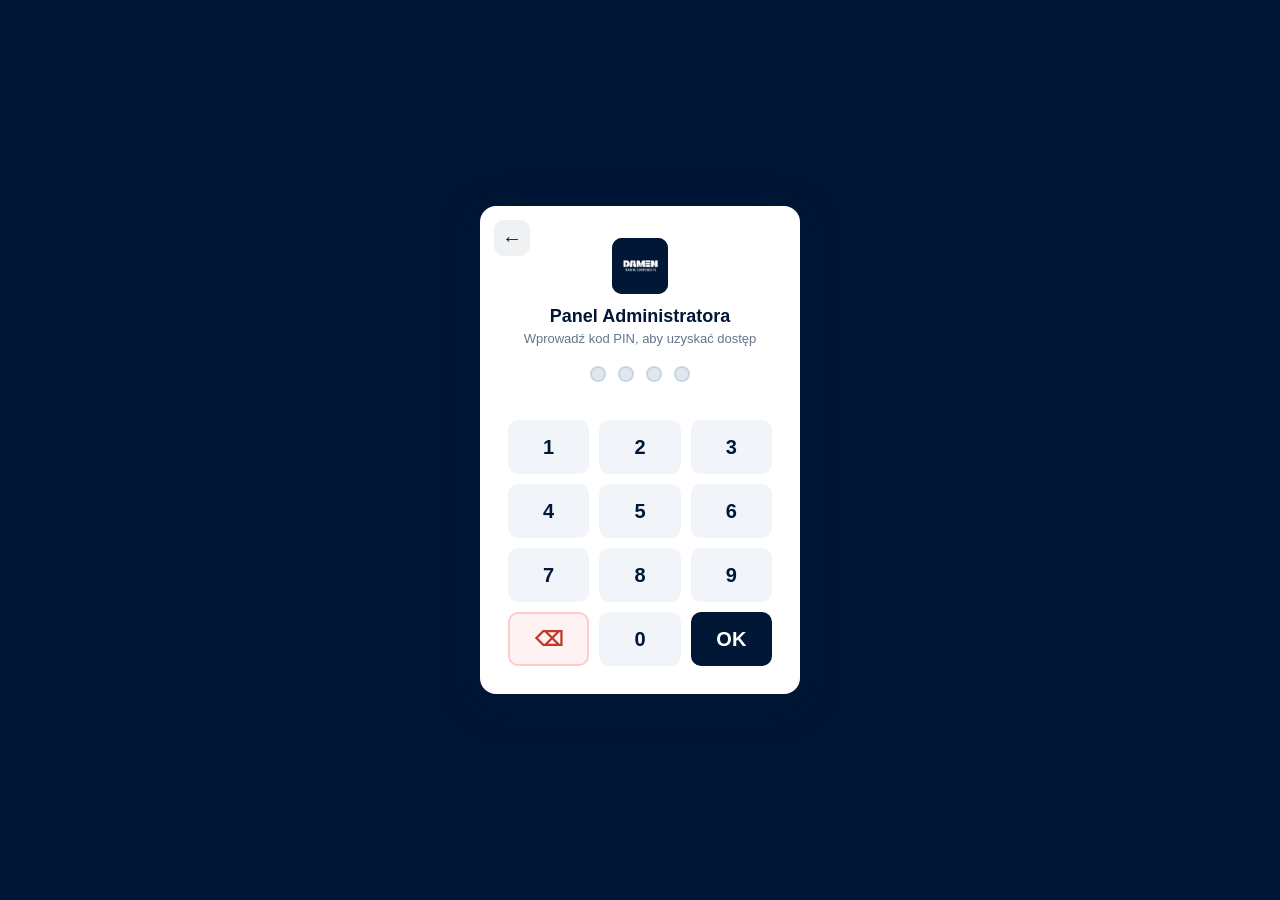
<file: admin.html>
<!DOCTYPE html>
<html lang="pl">
<head>
    <meta charset="UTF-8">
    <meta name="viewport" content="width=device-width, initial-scale=1.0">
    <meta name="description" content="Panel admina — edycja pytań, synonimów, tłumaczeń i mediów FAQ dla nowych pracowników.">
    <title>Panel admina — FAQ</title>
    <meta name="theme-color" content="#011736">
    <link rel="manifest" href="manifest.json">
    <link rel="icon" href="images/Damen Marine logo.png">
    <link rel="stylesheet" href="style.css">
    <style>
        /* ── PIN Modal ─────────────────────────────────────────────────── */
        .pin-modal-overlay {
            position: fixed;
            top: 0; left: 0; right: 0; bottom: 0;
            background: rgba(1, 23, 54, 0.85);
            display: flex;
            align-items: center;
            justify-content: center;
            z-index: 9999;
            backdrop-filter: blur(6px);
            animation: pinFadeIn 0.3s ease;
        }
        .pin-modal-overlay.hidden {
            display: none;
        }
        @keyframes pinFadeIn {
            from { opacity: 0; }
            to { opacity: 1; }
        }
        .pin-modal {
            position: relative;
            background: #fff;
            border-radius: 16px;
            padding: 32px 28px 28px;
            width: 320px;
            max-width: 92vw;
            box-shadow: 0 8px 40px rgba(1, 23, 54, 0.35);
            text-align: center;
            animation: pinSlideUp 0.35s ease;
        }
        @keyframes pinSlideUp {
            from { transform: translateY(30px); opacity: 0; }
            to { transform: translateY(0); opacity: 1; }
        }
        .pin-modal-header {
            margin-bottom: 20px;
        }
        .pin-logo {
            width: 56px; height: 56px;
            background: #011736;
            border-radius: 10px;
            display: inline-flex;
            align-items: center;
            justify-content: center;
            overflow: hidden;
            margin-bottom: 12px;
        }
        .pin-logo img {
            width: 100%; height: 100%;
            object-fit: contain;
        }
        .pin-modal-header h2 {
            color: #011736;
            font-size: 18px;
            margin-bottom: 4px;
        }
        .pin-modal-header p {
            color: #64748b;
            font-size: 13px;
        }
        .pin-display {
            display: flex;
            justify-content: center;
            gap: 12px;
            margin-bottom: 10px;
        }
        .pin-dot {
            width: 16px; height: 16px;
            border-radius: 50%;
            background: #e2e8f0;
            border: 2px solid #cbd5e1;
            transition: all 0.2s ease;
        }
        .pin-dot.filled {
            background: #011736;
            border-color: #011736;
            transform: scale(1.15);
        }
        .pin-dot.error {
            background: #c0392b;
            border-color: #c0392b;
            animation: pinShake 0.4s ease;
        }
        @keyframes pinShake {
            0%, 100% { transform: translateX(0); }
            25% { transform: translateX(-6px); }
            75% { transform: translateX(6px); }
        }
        .pin-error {
            color: #c0392b;
            font-size: 13px;
            min-height: 20px;
            margin-bottom: 8px;
            font-weight: 600;
        }
        .pin-keypad {
            display: grid;
            grid-template-columns: repeat(3, 1fr);
            gap: 10px;
        }
        .pin-key {
            height: 54px;
            border: none;
            border-radius: 10px;
            font-size: 20px;
            font-weight: 700;
            cursor: pointer;
            transition: all 0.15s ease;
            background: #f1f5f9;
            color: #011736;
            border: 2px solid transparent;
        }
        .pin-key:hover {
            background: #e2e8f0;
            border-color: #011736;
        }
        .pin-key:active {
            transform: scale(0.94);
            background: #011736;
            color: #fff;
        }
        .pin-key-clear {
            background: #fef2f2;
            color: #c0392b;
            border-color: #fecaca;
        }
        .pin-key-clear:hover {
            background: #fdecea;
            border-color: #c0392b;
        }
        .pin-key-clear:active {
            background: #c0392b;
            color: #fff;
        }
        .pin-key-ok {
            background: #011736;
            color: #fff;
            border-color: #011736;
        }
        .pin-key-ok:hover {
            background: #023466;
            border-color: #023466;
        }
        .pin-key-ok:active {
            background: #000d1f;
        }
        .pin-back-arrow {
            position: absolute;
            top: 14px;
            left: 14px;
            width: 36px;
            height: 36px;
            border: none;
            border-radius: 10px;
            background: rgba(1,23,54,0.06);
            color: #011736;
            font-size: 20px;
            cursor: pointer;
            display: flex;
            align-items: center;
            justify-content: center;
            text-decoration: none;
            transition: all 0.2s;
            z-index: 2;
        }
        .pin-back-arrow:hover {
            background: #011736;
            color: #fff;
        }

        .admin {
            max-width: 1100px;
        }

        .admin h1 {
            font-size: 1.4rem;
        }

        .admin-toolbar {
            display: flex;
            flex-wrap: wrap;
            gap: 8px;
            margin-bottom: 14px;
        }

        .admin-toolbar button {
            padding: 8px 14px;
            border-radius: 6px;
            border: 1px solid #cbd5e1;
            background: #fff;
            color: #011736;
            cursor: pointer;
            font-size: 14px;
            transition: background-color 0.2s;
        }

        .admin-toolbar button:hover {
            background: #e8f0fb;
        }

        .admin-toolbar button.primary {
            background: #011736;
            color: #fff;
            border-color: #011736;
        }

        .admin-toolbar button.primary:hover {
            background: #023466;
        }

        .admin-toolbar button:disabled {
            opacity: 0.45;
            cursor: not-allowed;
        }

        .msg {
            padding: 10px 14px;
            border-radius: 6px;
            margin-bottom: 14px;
            display: none;
            font-size: 14px;
        }

        .msg.show {
            display: block;
        }

        .msg.ok {
            background: #e7f6ec;
            color: #1e7e34;
            border: 1px solid #b7e4c3;
        }

        .msg.error {
            background: #fdecea;
            color: #c0392b;
            border: 1px solid #f5c6c0;
        }

        .msg.info {
            background: #e8f0fb;
            color: #011736;
            border: 1px solid #c3d7f0;
        }

        .admin-search {
            display: flex;
            align-items: center;
            gap: 10px;
            margin-bottom: 14px;
        }

        .admin-search input {
            flex: 1;
            padding: 10px;
            border: 1px solid #ddd;
            border-radius: 4px;
            font-size: 15px;
        }

        #count {
            font-size: 13px;
            color: #666;
            white-space: nowrap;
        }

        /* ── Statystyki anonimowe ─────────────────────────────────── */
        .stats-panel {
            background: #fff;
            border: 1px solid #e2e8f0;
            border-radius: 8px;
            box-shadow: 0 1px 3px rgba(0, 0, 0, 0.08);
            margin-bottom: 18px;
            overflow: hidden;
        }

        .stats-header {
            display: flex;
            align-items: center;
            gap: 10px;
            padding: 12px 16px;
            background: #f8fafc;
            border-bottom: 1px solid #e2e8f0;
            flex-wrap: wrap;
        }

        .stats-header h2 {
            color: #011736;
            font-size: 15px;
            flex: 1;
        }

        .stats-header select {
            padding: 6px 8px;
            border: 1px solid #cbd5e1;
            border-radius: 6px;
            font-size: 13px;
            color: #011736;
            background: #fff;
            cursor: pointer;
        }

        .stats-header button {
            padding: 6px 12px;
            border-radius: 6px;
            border: 1px solid #cbd5e1;
            background: #fff;
            color: #011736;
            cursor: pointer;
            font-size: 13px;
        }

        .stats-header button:hover {
            background: #e8f0fb;
        }

        .stats-summary {
            display: flex;
            gap: 14px;
            flex-wrap: wrap;
            padding: 14px 16px;
            border-bottom: 1px solid #e2e8f0;
        }

        .stat-tile {
            background: #f1f5f9;
            border-radius: 8px;
            padding: 10px 16px;
            min-width: 120px;
        }

        .stat-tile .num {
            font-size: 22px;
            font-weight: bold;
            color: #011736;
        }

        .stat-tile .lbl {
            font-size: 12px;
            color: #555;
        }

        .stats-cols {
            display: grid;
            grid-template-columns: 1fr 1fr;
            gap: 0;
        }

        .stats-col {
            padding: 14px 16px;
        }

        .stats-col + .stats-col {
            border-left: 1px solid #e2e8f0;
        }

        .stats-col h3 {
            color: #011736;
            font-size: 13px;
            margin-bottom: 10px;
        }

        .stats-empty {
            color: #888;
            font-size: 13px;
            padding: 8px 0;
        }

        .stat-row {
            margin-bottom: 8px;
        }

        .stat-row .stat-q {
            font-size: 13px;
            color: #334155;
            margin-bottom: 3px;
            word-break: break-word;
        }

        .stat-row .stat-bar {
            height: 8px;
            background: #e2e8f0;
            border-radius: 4px;
            overflow: hidden;
        }

        .stat-row .stat-bar span {
            display: block;
            height: 100%;
            background: #011736;
            border-radius: 4px;
        }

        .stat-row .stat-count {
            font-size: 11px;
            color: #64748b;
            margin-top: 2px;
        }

        .stats-history {
            padding: 12px 16px;
            border-top: 1px solid #e2e8f0;
        }

        .hist-head {
            display: flex;
            align-items: center;
            justify-content: space-between;
            gap: 10px;
            margin-bottom: 10px;
            flex-wrap: wrap;
        }

        .hist-head h3 {
            color: #011736;
            font-size: 13px;
        }

        .hist-toggle {
            display: flex;
        }

        .hist-toggle button {
            padding: 4px 12px;
            font-size: 12px;
            border: 1px solid #cbd5e1;
            background: #fff;
            color: #011736;
            cursor: pointer;
        }

        .hist-toggle button:first-child {
            border-radius: 6px 0 0 6px;
        }

        .hist-toggle button:last-child {
            border-radius: 0 6px 6px 0;
            margin-left: -1px;
        }

        .hist-toggle button.active {
            background: #011736;
            color: #fff;
            border-color: #011736;
        }

        .hist-row {
            display: flex;
            align-items: center;
            gap: 10px;
            margin-bottom: 6px;
            font-size: 13px;
        }

        .hist-row .hist-lbl {
            width: 130px;
            color: #334155;
            flex-shrink: 0;
        }

        .hist-row .hist-bar {
            flex: 1;
            height: 8px;
            background: #e2e8f0;
            border-radius: 4px;
            overflow: hidden;
        }

        .hist-row .hist-bar span {
            display: block;
            height: 100%;
            background: #023466;
        }

        .hist-row .hist-num {
            width: 34px;
            text-align: right;
            color: #64748b;
            font-size: 12px;
            flex-shrink: 0;
        }

        .stats-meta {
            padding: 10px 16px;
            border-top: 1px solid #e2e8f0;
            font-size: 12px;
            color: #64748b;
        }

        /* ── Sekcja nietrafionych zapytań ──────────────────────────────── */
        .unanswered-detail {
            padding: 14px 16px;
            border-top: 1px solid #e2e8f0;
        }
        .unanswered-detail h3 {
            color: #011736;
            font-size: 14px;
            margin-bottom: 10px;
        }
        .unanswered-row {
            display: flex;
            align-items: center;
            gap: 10px;
            padding: 8px 0;
            border-bottom: 1px solid #f1f5f9;
        }
        .unanswered-row:last-child {
            border-bottom: none;
        }
        .unanswered-text {
            flex: 1;
            font-size: 14px;
            color: #334155;
        }
        .unanswered-count {
            font-size: 12px;
            color: #64748b;
            background: #f1f5f9;
            padding: 2px 8px;
            border-radius: 10px;
            flex-shrink: 0;
        }
        .unanswered-date {
            font-size: 11px;
            color: #94a3b8;
            flex-shrink: 0;
        }
        .unanswered-add-btn {
            padding: 5px 10px;
            border-radius: 6px;
            border: 1px solid #011736;
            background: #011736;
            color: #fff;
            cursor: pointer;
            font-size: 12px;
            flex-shrink: 0;
            white-space: nowrap;
            transition: background 0.2s;
        }
        .unanswered-add-btn:hover {
            background: #023466;
        }
        .unanswered-add-btn:disabled {
            opacity: 0.5;
            cursor: not-allowed;
        }
        .unanswered-add-btn.added {
            background: #1e7e34;
            border-color: #1e7e34;
        }

        @media (max-width: 720px) {
            .stats-cols {
                grid-template-columns: 1fr;
            }
            .stats-col + .stats-col {
                border-left: none;
                border-top: 1px solid #e2e8f0;
            }
        }

        .item-card {
            background: #fff;
            border-radius: 8px;
            box-shadow: 0 1px 3px rgba(0, 0, 0, 0.08);
            margin-bottom: 10px;
            border: 1px solid #e2e8f0;
            overflow: hidden;
        }

        .card-header {
            display: flex;
            align-items: center;
            gap: 10px;
            padding: 10px 14px;
            cursor: pointer;
            user-select: none;
        }

        .card-header:hover {
            background: #f8fafc;
        }

        .item-id {
            background: #011736;
            color: #fff;
            border-radius: 4px;
            padding: 2px 8px;
            font-size: 12px;
            font-weight: bold;
            flex-shrink: 0;
        }

        .item-q {
            flex: 1;
            font-size: 14px;
            font-weight: 600;
            color: #002b49;
            overflow: hidden;
            text-overflow: ellipsis;
            white-space: nowrap;
        }

        .item-cat {
            font-size: 12px;
            color: #666;
            background: #f1f5f9;
            border: 1px solid #e2e8f0;
            padding: 2px 8px;
            border-radius: 10px;
            flex-shrink: 0;
            max-width: 180px;
            overflow: hidden;
            text-overflow: ellipsis;
            white-space: nowrap;
        }

        .card-actions {
            display: flex;
            gap: 4px;
            flex-shrink: 0;
        }

        .icon-btn {
            background: none;
            border: 1px solid transparent;
            border-radius: 4px;
            padding: 3px 7px;
            cursor: pointer;
            font-size: 13px;
            color: #475569;
            transition: background-color 0.15s, border-color 0.15s;
        }

        .icon-btn:hover {
            background: #e8f0fb;
            border-color: #c3d7f0;
        }

        .icon-btn.danger:hover {
            background: #fdecea;
            color: #c0392b;
            border-color: #f5c6c0;
        }

        .item-card.open .card-header [data-act="toggle"] {
            transform: rotate(180deg);
        }

        .card-actions [data-act="toggle"] {
            transition: transform 0.2s;
        }

        .card-body {
            display: none;
            padding: 14px;
            border-top: 1px solid #e2e8f0;
            background: #fbfdff;
        }

        .item-card.open .card-body {
            display: block;
        }

        .lang-cols {
            display: grid;
            grid-template-columns: repeat(2, 1fr);
            gap: 14px;
        }

        .lang-col h4 {
            color: #011736;
            font-size: 13px;
            margin-bottom: 8px;
            border-bottom: 1px solid #e2e8f0;
            padding-bottom: 4px;
        }

        .lang-col label,
        .tags-row label {
            display: block;
            font-size: 12px;
            color: #555;
            margin-bottom: 10px;
        }

        .lang-col input,
        .lang-col textarea,
        .tags-row input {
            width: 100%;
            margin-top: 4px;
            padding: 8px;
            border: 1px solid #ddd;
            border-radius: 4px;
            font-size: 14px;
            font-family: inherit;
            color: #333;
            background: #fff;
        }

        .lang-col textarea {
            resize: vertical;
        }

        .tags-row {
            display: grid;
            grid-template-columns: 1fr 1fr;
            gap: 14px;
            margin-top: 6px;
            border-top: 1px solid #e2e8f0;
            padding-top: 12px;
        }

        /* ── Media (obraz / wideo) ───────────────────────────────── */
        .media-row {
            margin-top: 6px;
            border-top: 1px solid #e2e8f0;
            padding-top: 12px;
        }

        .media-head {
            display: flex;
            align-items: center;
            gap: 8px;
            flex-wrap: wrap;
            margin-bottom: 6px;
        }

        .media-head:focus {
            outline: none;
        }

        .media-label {
            font-size: 12px;
            color: #555;
            flex: 1;
            min-width: 180px;
        }

        .media-add-btn {
            padding: 6px 12px;
            border-radius: 6px;
            border: 1px solid #cbd5e1;
            background: #fff;
            color: #011736;
            cursor: pointer;
            font-size: 13px;
        }

        .media-add-btn:hover {
            background: #e8f0fb;
        }

        .media-hint {
            font-size: 11px;
            color: #8a94a6;
            margin-bottom: 8px;
        }

        .media-list {
            display: flex;
            flex-direction: column;
            gap: 8px;
        }

        .media-entry {
            display: flex;
            gap: 12px;
            align-items: flex-start;
            background: #f8fafc;
            border: 1px solid #e2e8f0;
            border-radius: 8px;
            padding: 10px;
        }

        .media-preview {
            width: 160px;
            flex-shrink: 0;
        }

        .media-preview img {
            display: block;
            width: 100%;
            border-radius: 6px;
            max-height: 110px;
            object-fit: cover;
            background: #eef2f7;
        }

        .media-preview video {
            display: block;
            width: 100%;
            border-radius: 6px;
            max-height: 110px;
            background: #000;
        }

        .media-fields {
            flex: 1;
            display: flex;
            align-items: center;
            gap: 8px;
            flex-wrap: wrap;
        }

        .media-type {
            font-size: 12px;
            color: #011736;
            font-weight: 600;
            white-space: nowrap;
        }

        .media-fields input[type="text"] {
            flex: 1;
            min-width: 140px;
            padding: 6px 8px;
            border: 1px solid #ddd;
            border-radius: 4px;
            font-size: 13px;
        }

        .empty-note {
            color: #888;
            font-size: 14px;
            padding: 20px;
            text-align: center;
        }

        @media (max-width: 720px) {
            .lang-cols,
            .tags-row {
                grid-template-columns: 1fr;
            }
        }
    </style>
</head>
<body>
    <!-- PIN Modal -->
    <div id="pin-modal" class="pin-modal-overlay">
        <div class="pin-modal">
            <a href="index.html" class="pin-back-arrow">←</a>
            <div class="pin-modal-header">
                <a href="https://www.damenmc.com/" target="_blank" rel="noopener" class="pin-logo"><img src="images/Damen Marine logo.png" alt="Damen Marine Components"></a>
                <h2>Panel Administratora</h2>
                <p>Wprowadź kod PIN, aby uzyskać dostęp</p>
            </div>
            <div class="pin-display">
                <span class="pin-dot" id="pin-dot-0"></span>
                <span class="pin-dot" id="pin-dot-1"></span>
                <span class="pin-dot" id="pin-dot-2"></span>
                <span class="pin-dot" id="pin-dot-3"></span>
            </div>
            <div id="pin-error" class="pin-error"></div>
            <div class="pin-keypad">
                <button class="pin-key" data-key="1">1</button>
                <button class="pin-key" data-key="2">2</button>
                <button class="pin-key" data-key="3">3</button>
                <button class="pin-key" data-key="4">4</button>
                <button class="pin-key" data-key="5">5</button>
                <button class="pin-key" data-key="6">6</button>
                <button class="pin-key" data-key="7">7</button>
                <button class="pin-key" data-key="8">8</button>
                <button class="pin-key" data-key="9">9</button>
                <button class="pin-key pin-key-clear" data-key="clear">⌫</button>
                <button class="pin-key" data-key="0">0</button>
                <button class="pin-key pin-key-ok" data-key="ok">OK</button>
            </div>
        </div>
    </div>

    <div class="container admin" id="admin-content" style="display:none;">
        <div class="header">
            <a href="https://www.damenmc.com/" target="_blank" rel="noopener" class="logo-badge"><img src="images/Damen Marine logo.png" alt="Damen Marine Components"></a>
            <h1>Panel admina — FAQ</h1>
            <a href="index.html" class="admin-link">←</a>
        </div>

        <div class="admin-toolbar">
            <button type="button" id="btn-save" class="primary" disabled>💾 Zapisz api.json</button>
            <button type="button" id="btn-xlsx">⬇️ Pobierz XLSX (statystyki + odpowiedzi)</button>
            <button type="button" id="btn-add">➕ Dodaj pytanie</button>
        </div>

        <div id="msg" class="msg" role="status"></div>

        <div class="stats-panel">
            <div class="stats-header">
                <h2>📊 Statystyki pytań pracowników</h2>
                <select id="stats-period" title="Zakres statystyk">
                    <option value="0" selected>Cały czas</option>
                    <option value="7">Ostatnie 7 dni</option>
                    <option value="30">Ostatnie 30 dni</option>
                    <option value="90">Ostatnie 90 dni</option>
                </select>
                <button type="button" id="btn-stats-refresh">🔄 Odśwież</button>
            </div>
            <div id="stats-body"><p class="empty-note">Ładowanie statystyk...</p></div>
        </div>

        <!-- Nietrafione zapytania — lista z przyciskami dodawania do FAQ -->
        <div id="unanswered-panel" class="stats-panel" style="display:none;">
            <div class="stats-header">
                <h2>🔍 Nietrafione zapytania — do uzupełnienia bazy wiedzy</h2>
            </div>
            <div style="padding:14px 16px;">
                <p class="stats-empty" id="unanswered-empty">Ładowanie...</p>
                <div id="unanswered-list"></div>
            </div>
        </div>

        <div class="admin-search">
            <input type="text" id="filter-input" placeholder="Szukaj w pytaniach, kategoriach, odpowiedziach, słowach kluczowych i synonimach..." autocomplete="off" />
            <span id="count"></span>
        </div>

        <div id="items-list"></div>
    </div>

    <!-- Pływający dymek szybkiego kontaktu (ukryty do odblokowania PIN) -->
    <div id="quick-contact" class="quick-contact" style="display:none;">
        <button class="qc-minimize" id="qc-minimize" title="Zminimalizuj">–</button>
        <div class="qc-body">
            <div class="qc-title">📞 Szybki kontakt</div>
            <div class="qc-item">
                <span class="qc-role">👷 BHP</span>
                <a href="tel:+48123456789" class="qc-phone">+48 123 456 789</a>
            </div>
            <div class="qc-item">
                <span class="qc-role">👥 HR</span>
                <a href="tel:+48987654321" class="qc-phone">+48 987 654 321</a>
            </div>
        </div>
    </div>

    <input type="file" id="media-file" accept="video/*,image/*" style="display:none;" />

    <script src="admin.js"></script>
    <script>
    /* PIN Modal — inline, żeby działał niezależnie od ładowania admin.js */
    (function() {
        const CORRECT_PIN = atob('MDAwMA=='); // encoded
        const MAX_LENGTH = 4;
        let pinEntered = '';

        function getModal() { return document.getElementById('pin-modal'); }
        function getDots() {
            return [
                document.getElementById('pin-dot-0'),
                document.getElementById('pin-dot-1'),
                document.getElementById('pin-dot-2'),
                document.getElementById('pin-dot-3')
            ];
        }
        function getErrorEl() { return document.getElementById('pin-error'); }

        function updateDots() {
            getDots().forEach(function(dot, i) {
                dot.classList.toggle('filled', i < pinEntered.length);
                dot.classList.remove('error');
            });
        }

        function showError(msg) {
            var err = getErrorEl();
            err.textContent = msg;
            getDots().forEach(function(dot) {
                dot.classList.add('error');
                dot.classList.remove('filled');
            });
            pinEntered = '';
            setTimeout(function() {
                err.textContent = '';
                getDots().forEach(function(dot) { dot.classList.remove('error'); });
                updateDots();
            }, 1200);
        }

        function unlock() {
            var modal = getModal();
            var content = document.getElementById('admin-content');
            var qc = document.getElementById('quick-contact');
            if (modal) { modal.style.display = 'none'; }
            if (content) { content.style.display = ''; }
            if (qc) { qc.style.display = ''; }
        }

        function handlePinKey(key) {
            if (key === 'clear') {
                pinEntered = pinEntered.slice(0, -1);
                updateDots();
                return;
            }
            if (key === 'ok') {
                if (pinEntered === CORRECT_PIN) { unlock(); }
                else { showError('Nieprawidłowy PIN. Spróbuj ponownie.'); }
                return;
            }
            if (pinEntered.length < MAX_LENGTH) {
                pinEntered += key;
                updateDots();
                if (pinEntered.length === MAX_LENGTH) {
                    setTimeout(function() {
                        if (pinEntered === CORRECT_PIN) { unlock(); }
                        else { showError('Nieprawidłowy PIN. Spróbuj ponownie.'); }
                    }, 250);
                }
            }
        }

        function initPin() {
            var modal = getModal();
            if (!modal) return;

            modal.querySelectorAll('.pin-key').forEach(function(btn) {
                btn.addEventListener('click', function() { handlePinKey(btn.dataset.key); });
            });

            document.addEventListener('keydown', function(e) {
                if (!getModal() || getModal().style.display === 'none') return;
                if (e.key >= '0' && e.key <= '9') { e.preventDefault(); handlePinKey(e.key); }
                else if (e.key === 'Backspace') { e.preventDefault(); handlePinKey('clear'); }
                else if (e.key === 'Enter') { e.preventDefault(); handlePinKey('ok'); }
            });
        }

        if (document.readyState === 'loading') {
            document.addEventListener('DOMContentLoaded', initPin);
        } else {
            initPin();
        }
    })();

    /* Quick Contact minimize toggle */
    document.addEventListener('DOMContentLoaded', function() {
        var qcMin = document.getElementById('qc-minimize');
        var qc = document.getElementById('quick-contact');
        if (qcMin && qc) {
            qcMin.addEventListener('click', function() {
                qc.classList.toggle('minimized');
                qcMin.textContent = qc.classList.contains('minimized') ? '+' : '\u2013';
            });
        }
    });
    </script>
</body>
</html>
</file>
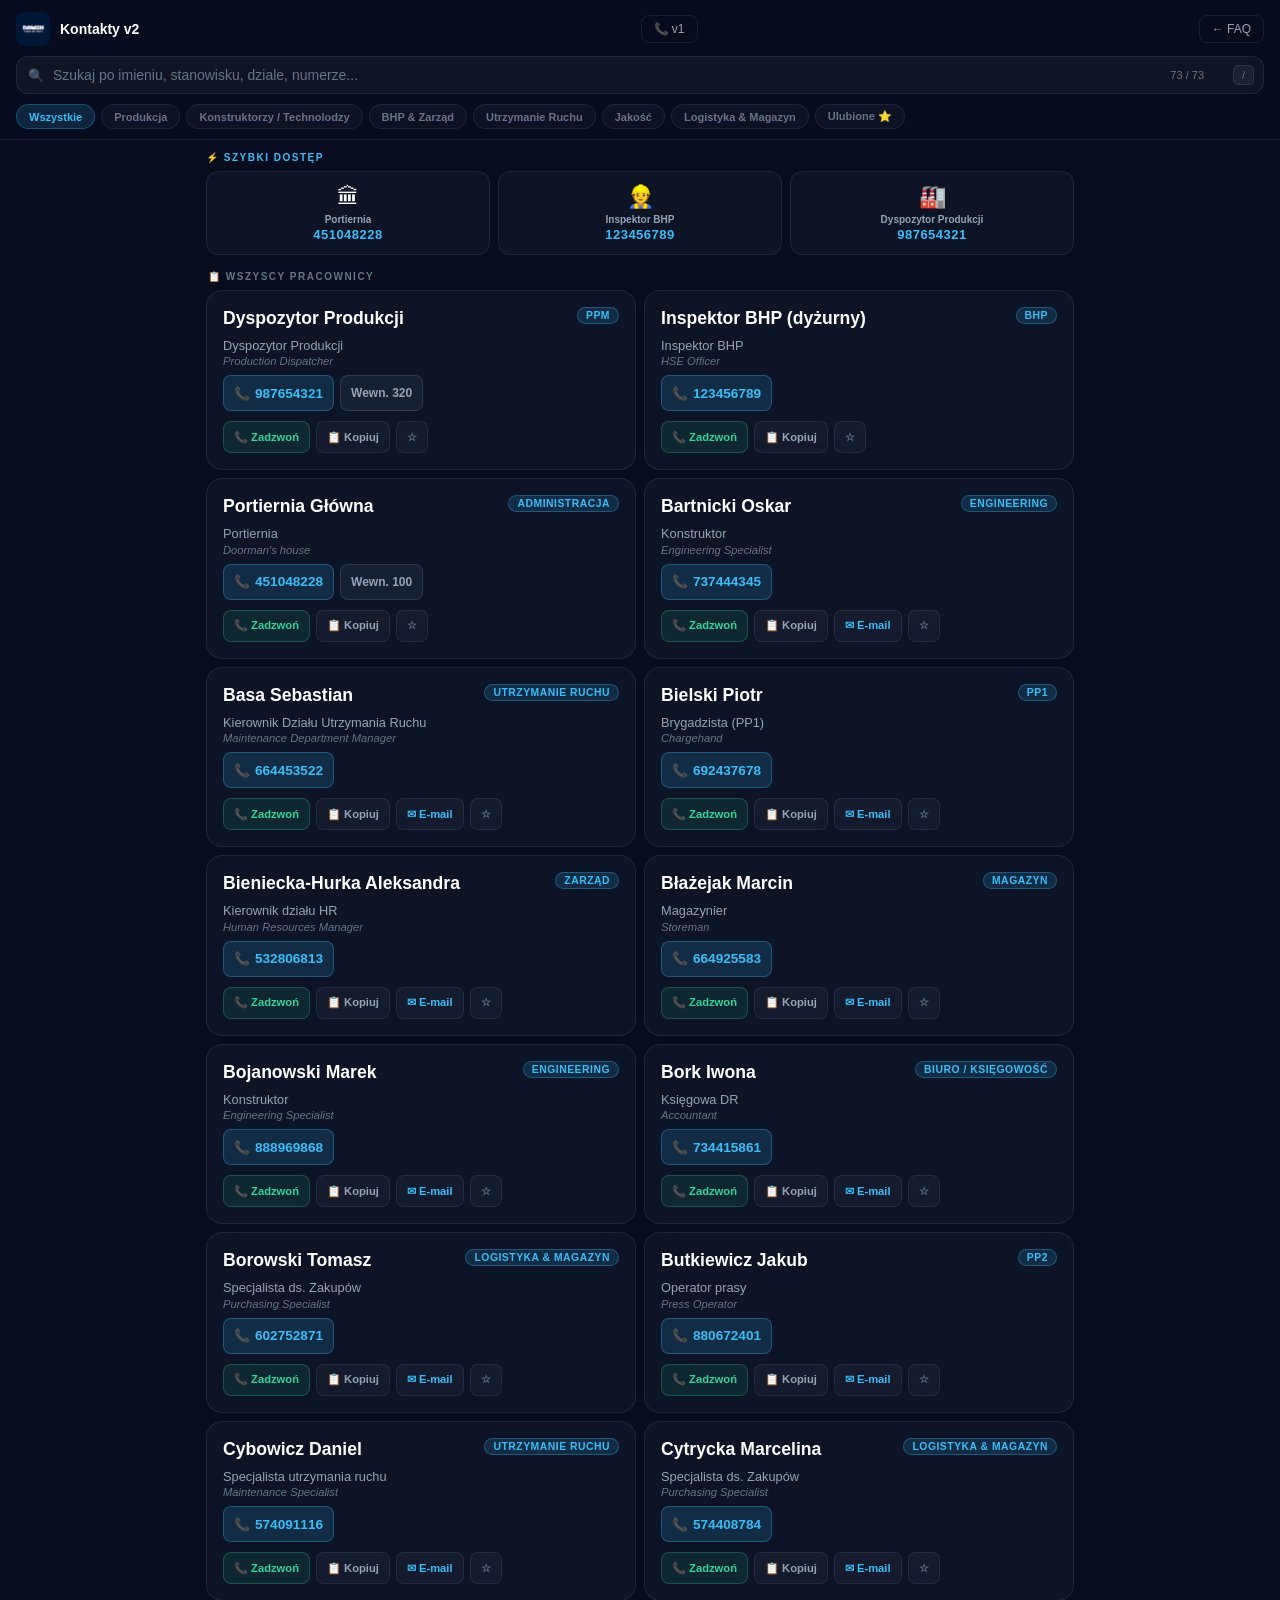
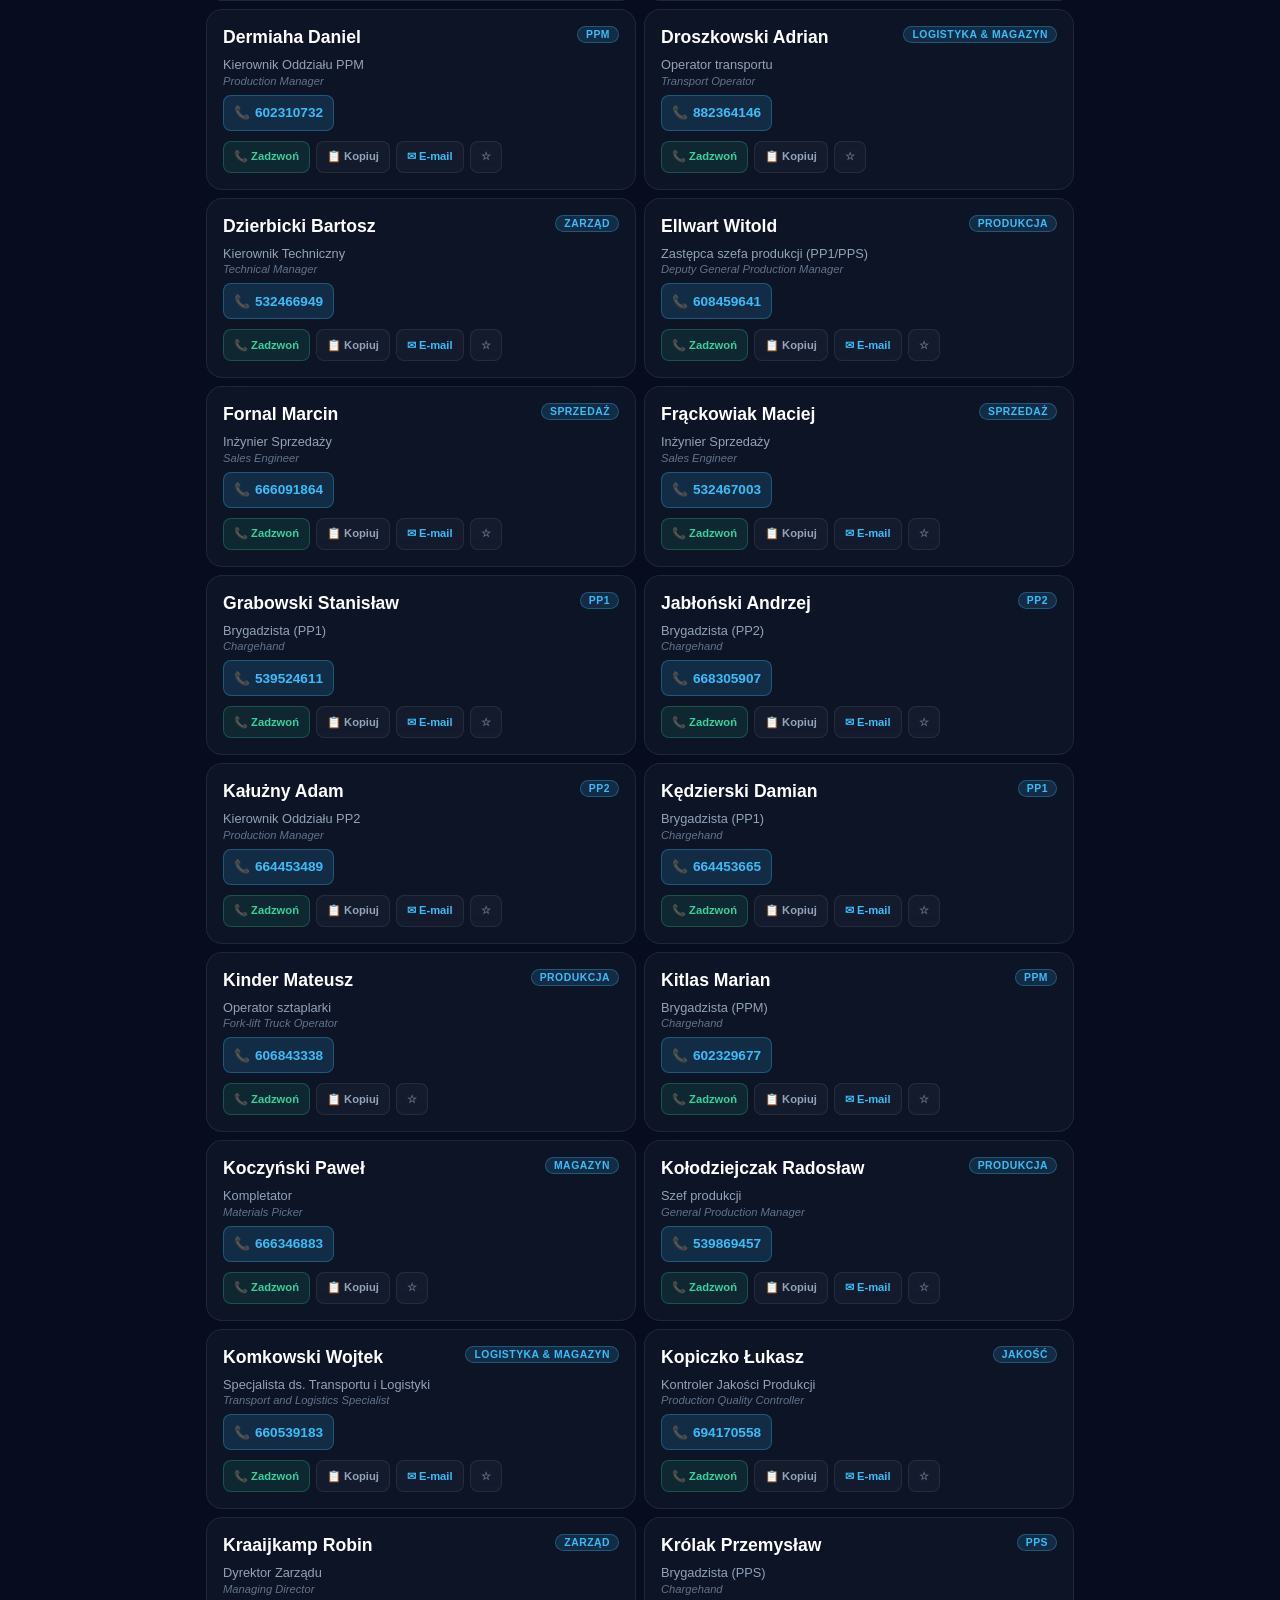
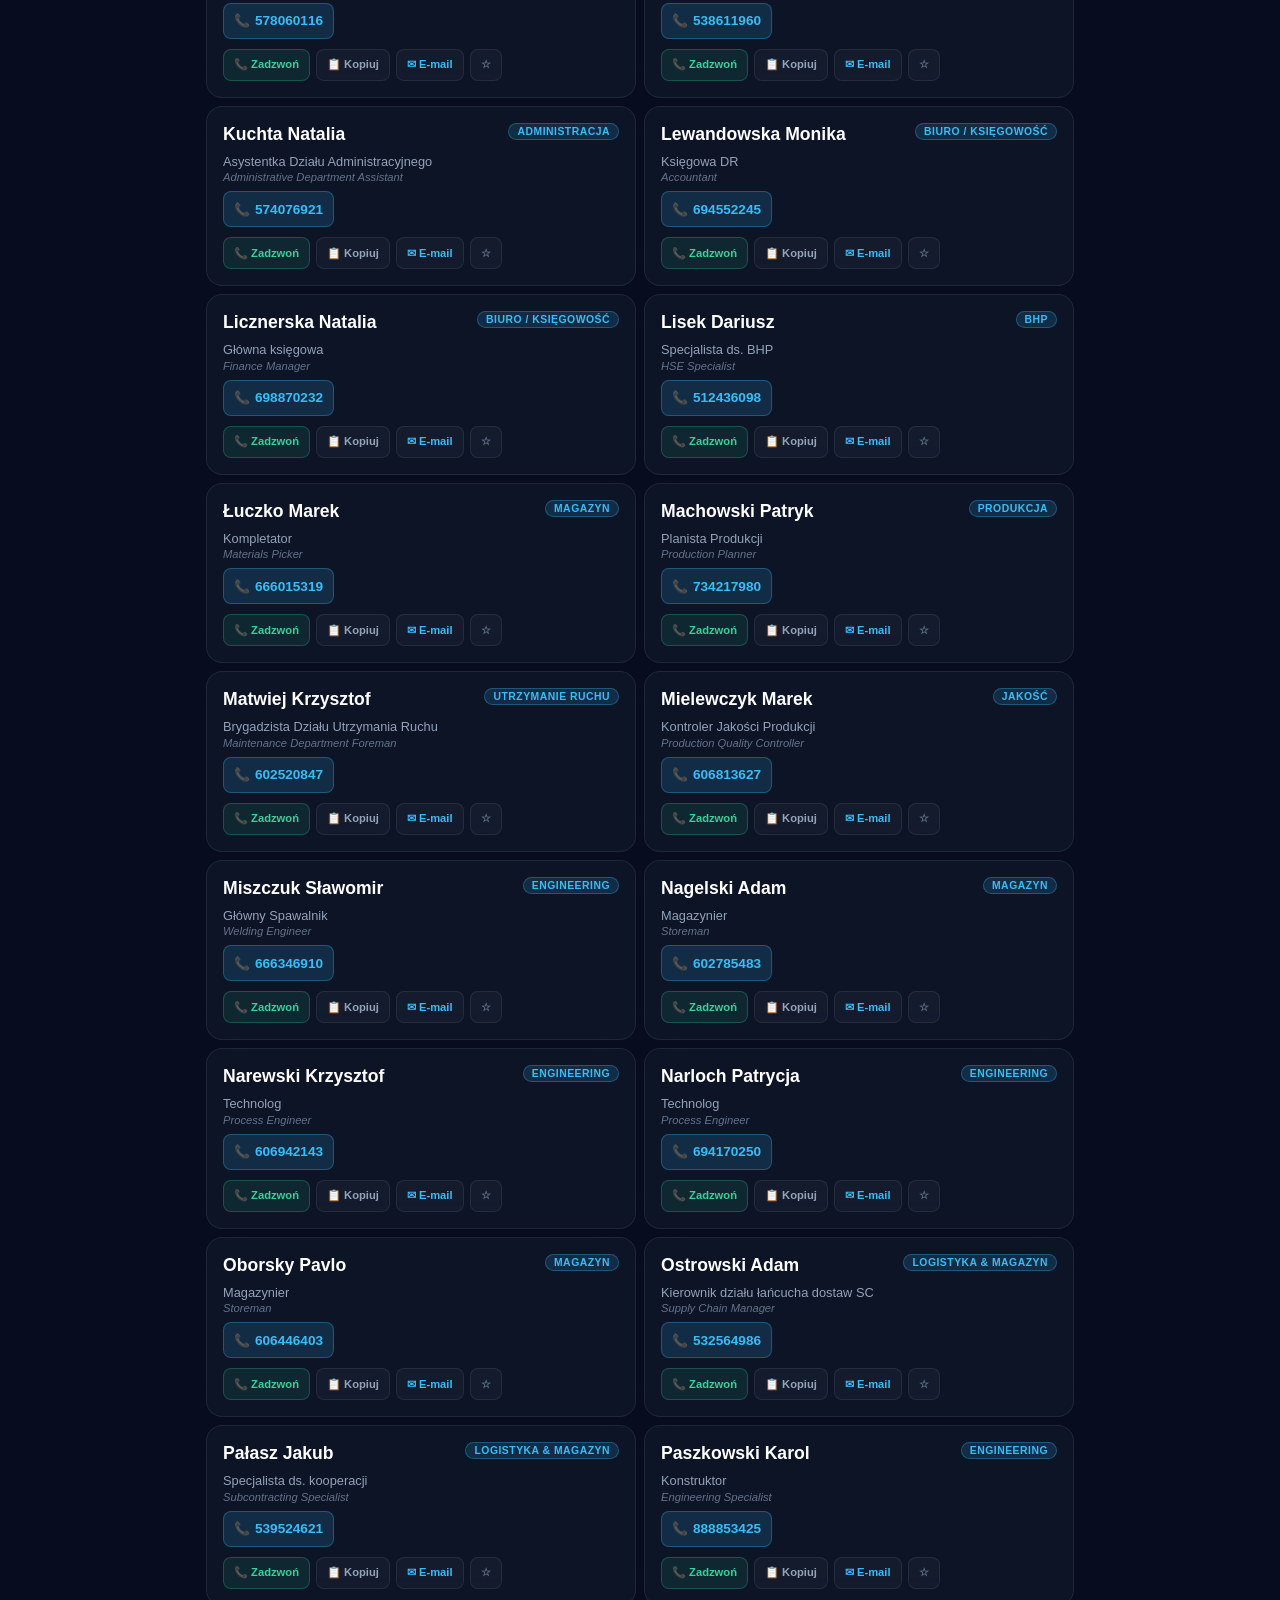
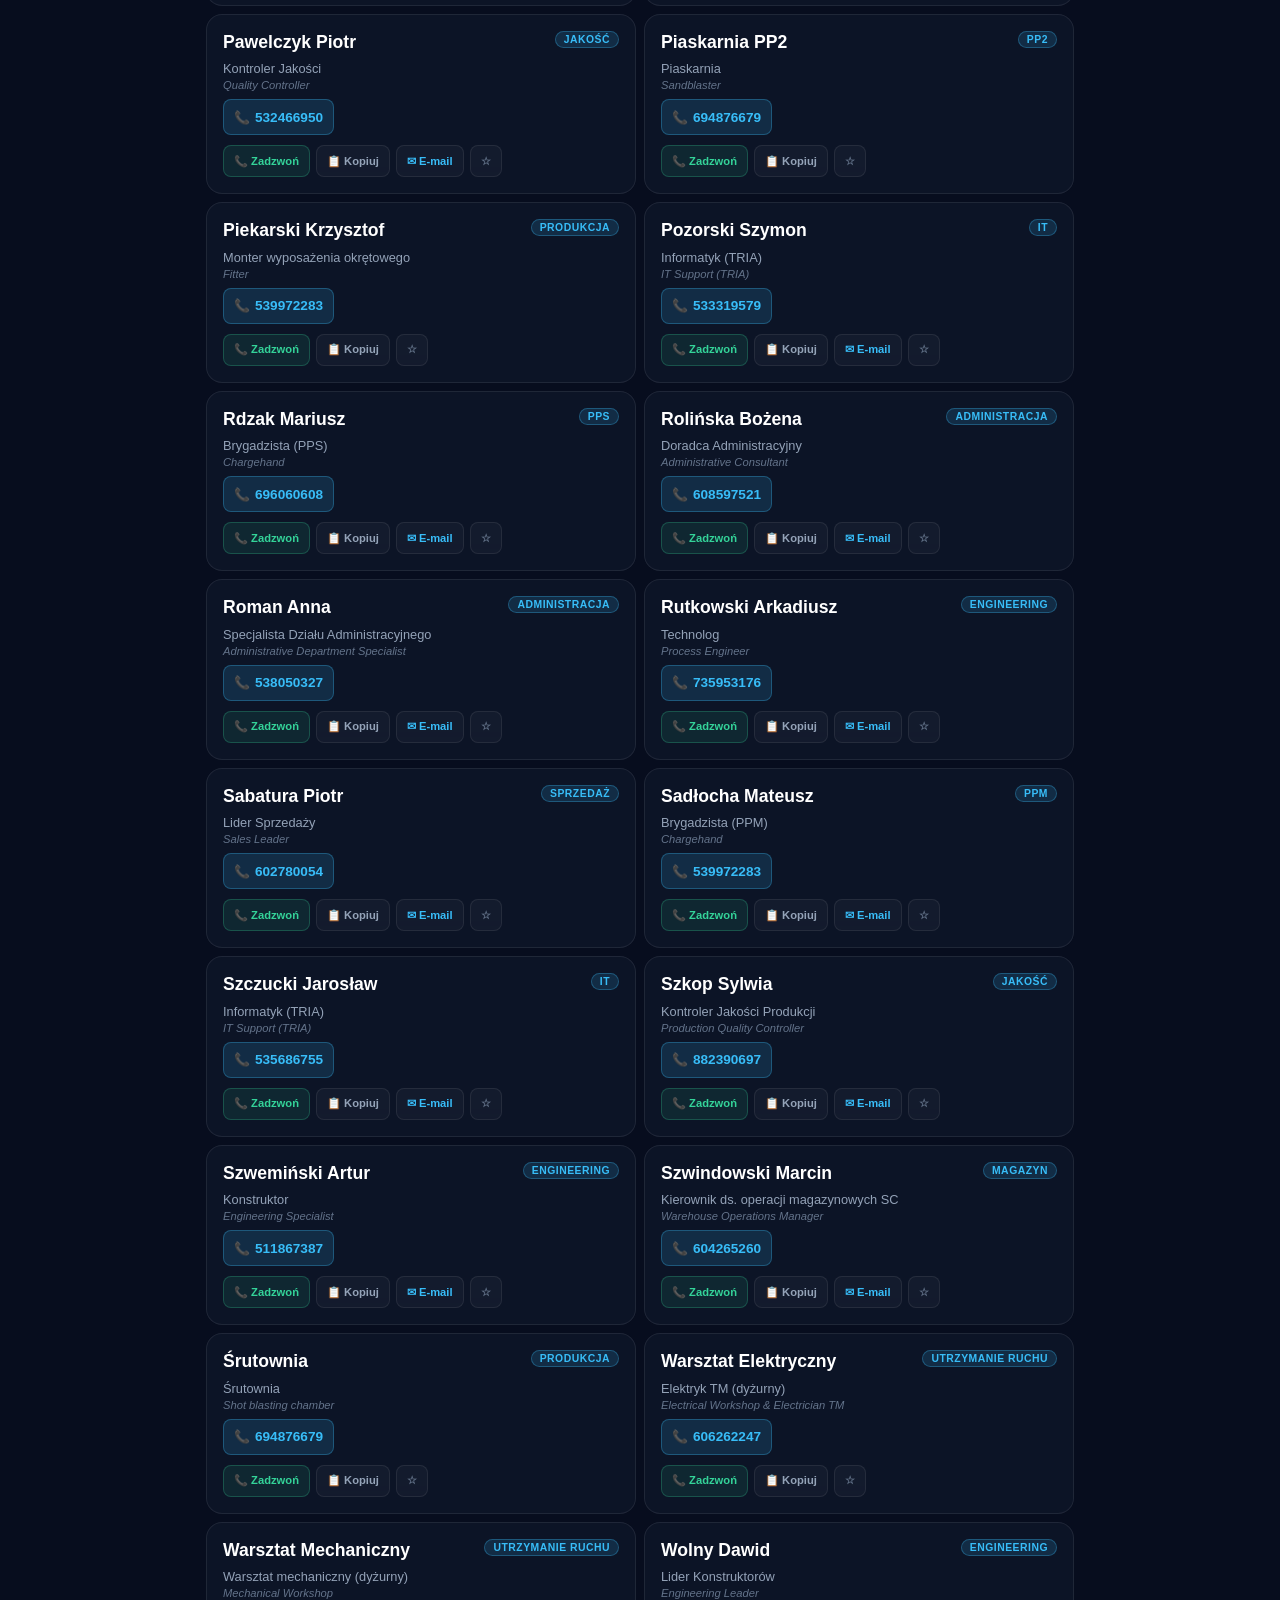
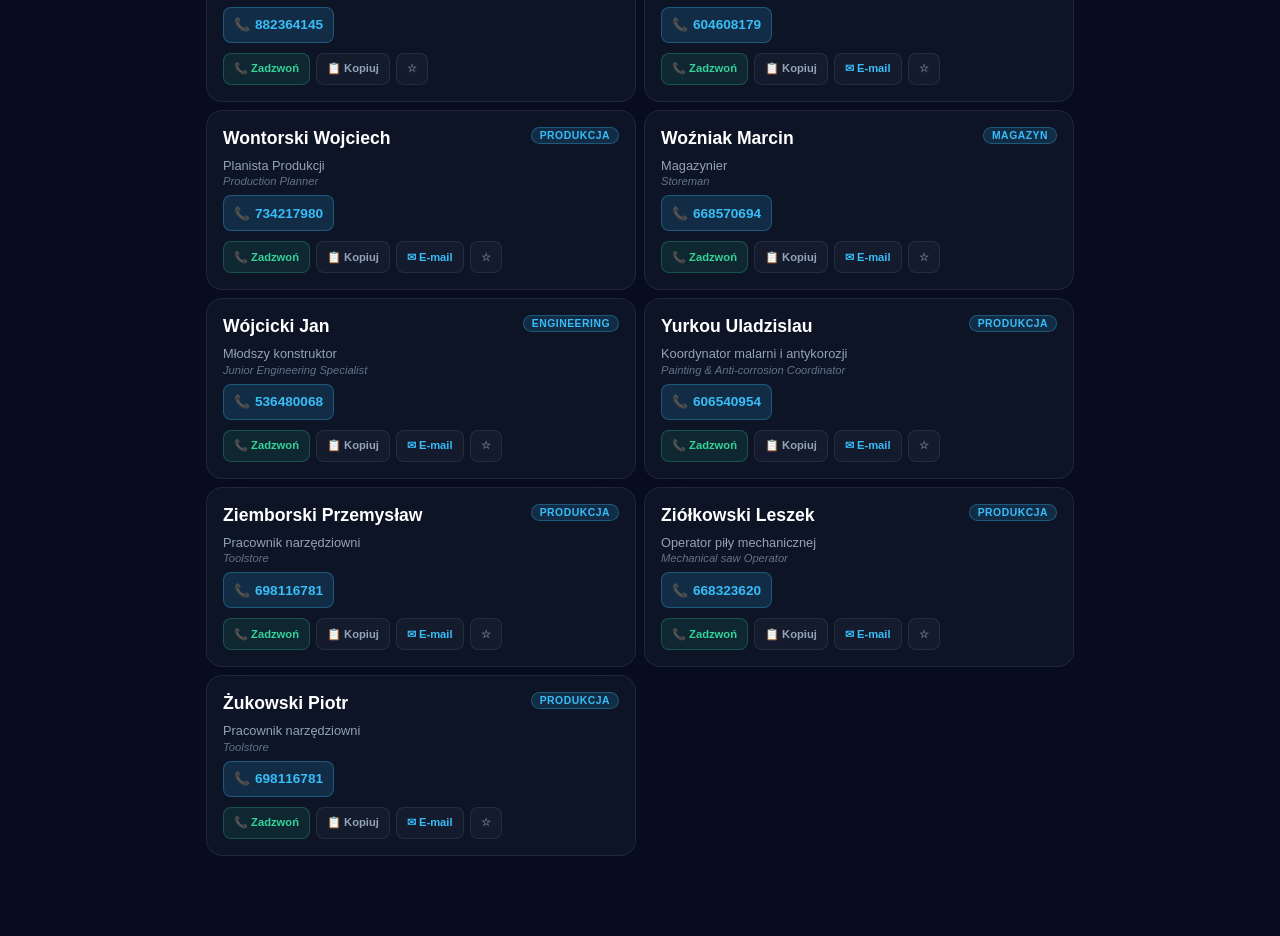
<file: contacts-v2.html>
<!DOCTYPE html>
<html lang="pl">
<head>
    <meta charset="UTF-8">
    <meta name="viewport" content="width=device-width, initial-scale=1.0">
    <title>Kontakty v2 — Damen Marine Components</title>
    <meta name="theme-color" content="#070D1E">
    <link rel="icon" href="images/Damen Marine logo.png">
    <link rel="manifest" href="manifest.json">
    <style>
/* ═══════════════════════════════════════════════════════════════
   VARIABLES & RESET
   ═══════════════════════════════════════════════════════════════ */
:root {
    --bg-deep: #070D1E;
    --bg-card: rgba(15, 23, 42, 0.75);
    --glass-border: rgba(255, 255, 255, 0.08);
    --glass-border-hover: rgba(255, 255, 255, 0.14);
    --accent: #38BDF8;
    --accent-dark: #0284C7;
    --accent-glow: rgba(56, 189, 248, 0.15);
    --accent-border: rgba(56, 189, 248, 0.3);
    --text-white: #FFFFFF;
    --text-light: #CBD5E1;
    --text-muted: #94A3B8;
    --text-dim: #64748B;
    --success: #34D399;
    --danger: #F87171;
    --star: #FBBF24;
    --radius: 16px;
    --transition: all 0.25s cubic-bezier(0.4, 0, 0.2, 1);
}

*, *::before, *::after { box-sizing: border-box; margin: 0; padding: 0; }

body {
    font-family: -apple-system, BlinkMacSystemFont, 'Segoe UI', Roboto, 'Helvetica Neue', Arial, sans-serif;
    background: var(--bg-deep);
    color: var(--text-white);
    min-height: 100vh;
    -webkit-tap-highlight-color: transparent;
}

/* ═══════════════════════════════════════════════════════════════
   SPOTLIGHT CURSOR (desktop only)
   ═══════════════════════════════════════════════════════════════ */
.spotlight { position: fixed; pointer-events: none; z-index: 0; border-radius: 50%;
    width: 300px; height: 300px; transform: translate(-50%, -50%);
    background: radial-gradient(circle, rgba(56,189,248,0.06) 0%, transparent 70%);
    transition: opacity 0.3s; opacity: 0; }
@media (hover: hover) { .spotlight { opacity: 1; } }

/* ═══════════════════════════════════════════════════════════════
   STICKY HEADER
   ═══════════════════════════════════════════════════════════════ */
.sticky-header {
    position: sticky; top: 0; z-index: 100;
    background: rgba(7, 13, 30, 0.92);
    backdrop-filter: blur(20px); -webkit-backdrop-filter: blur(20px);
    border-bottom: 1px solid var(--glass-border);
    padding: 12px 16px 0;
}
.header-top {
    display: flex; align-items: center; gap: 10px; margin-bottom: 10px;
}
.logo-link { display: flex; align-items: center; gap: 10px; text-decoration: none; flex-shrink: 0; }
.logo-link img { width: 34px; height: 34px; border-radius: 8px; }
.logo-link span { font-size: 14px; font-weight: 700; color: var(--text-white); }
.back-link {
    margin-left: auto; font-size: 12px; color: var(--text-muted);
    text-decoration: none; padding: 6px 12px; border: 1px solid var(--glass-border);
    border-radius: 8px; white-space: nowrap; transition: var(--transition); flex-shrink: 0;
}
.back-link:hover { background: rgba(255,255,255,0.06); color: var(--text-white); }

/* Search */
.search-row { position: relative; margin-bottom: 10px; }
.search-row::before {
    content: '🔍'; position: absolute; left: 12px; top: 50%; transform: translateY(-50%);
    font-size: 13px; pointer-events: none; opacity: 0.5;
}
.search-input {
    width: 100%; padding: 10px 70px 10px 36px; border: 1px solid var(--glass-border);
    border-radius: 12px; background: rgba(255,255,255,0.04); color: var(--text-white);
    font-size: 14px; outline: none; transition: border-color 0.2s, box-shadow 0.2s;
}
.search-input::placeholder { color: var(--text-dim); }
.search-input:focus { border-color: var(--accent); box-shadow: 0 0 0 3px var(--accent-glow); }
.search-shortcut {
    position: absolute; right: 10px; top: 50%; transform: translateY(-50%);
    font-size: 11px; padding: 3px 8px; border-radius: 5px;
    background: rgba(255,255,255,0.06); border: 1px solid var(--glass-border);
    color: var(--text-dim); pointer-events: none;
}
.search-count {
    position: absolute; right: 60px; top: 50%; transform: translateY(-50%);
    font-size: 11px; color: var(--text-dim); pointer-events: none;
}

/* Pills */
.pills-row {
    display: flex; gap: 6px; overflow-x: auto; padding-bottom: 10px;
    scrollbar-width: none; -webkit-overflow-scrolling: touch;
}
.pills-row::-webkit-scrollbar { display: none; }
.pill {
    flex-shrink: 0; padding: 5px 12px; border-radius: 20px;
    border: 1px solid var(--glass-border); background: rgba(255,255,255,0.03);
    color: var(--text-dim); font-size: 11px; font-weight: 600; cursor: pointer;
    transition: var(--transition); white-space: nowrap; user-select: none;
}
.pill.active {
    background: var(--accent-glow); color: var(--accent);
    border-color: var(--accent-border);
}
.pill:hover:not(.active) { background: rgba(255,255,255,0.06); color: var(--text-muted); }

/* ═══════════════════════════════════════════════════════════════
   MAIN CONTENT
   ═══════════════════════════════════════════════════════════════ */
.main { max-width: 900px; margin: 0 auto; padding: 12px 16px 80px; position: relative; z-index: 1; }

/* ── Pinned Essentials ────────────────────────────────────────── */
.pinned-title {
    font-size: 10px; font-weight: 700; color: var(--accent);
    text-transform: uppercase; letter-spacing: 1.5px; margin-bottom: 8px;
}
.pinned-grid {
    display: grid; grid-template-columns: repeat(3, 1fr); gap: 8px; margin-bottom: 16px;
}
.pinned-card {
    background: var(--bg-card); backdrop-filter: blur(16px); -webkit-backdrop-filter: blur(16px);
    border: 1px solid var(--glass-border); border-radius: 12px;
    padding: 12px; text-align: center; cursor: pointer;
    transition: var(--transition); text-decoration: none; color: inherit;
    position: relative; overflow: hidden;
}
.pinned-card::before {
    content: ''; position: absolute; inset: 0; opacity: 0; transition: opacity 0.3s;
    background: radial-gradient(circle at var(--mx, 50%) var(--my, 50%), rgba(56,189,248,0.08), transparent 60%);
}
.pinned-card:hover::before { opacity: 1; }
.pinned-card:hover { border-color: var(--glass-border-hover); transform: translateY(-1px); }
.pinned-icon { font-size: 22px; margin-bottom: 4px; }
.pinned-label { font-size: 10px; color: var(--text-muted); margin-bottom: 2px; font-weight: 600; }
.pinned-number { font-size: 13px; font-weight: 700; color: var(--accent); letter-spacing: 0.5px; }

/* ── Section titles ───────────────────────────────────────────── */
.section-title {
    font-size: 10px; font-weight: 700; color: var(--text-dim);
    text-transform: uppercase; letter-spacing: 1.5px;
    margin: 16px 0 8px; padding-left: 2px;
}

/* ── Contact Bento Grid ───────────────────────────────────────── */
.bento-grid {
    display: grid; grid-template-columns: 1fr; gap: 8px;
}
@media (min-width: 640px) { .bento-grid { grid-template-columns: 1fr 1fr; } }

.contact-card {
    background: var(--bg-card); backdrop-filter: blur(16px); -webkit-backdrop-filter: blur(16px);
    border: 1px solid var(--glass-border); border-radius: var(--radius);
    padding: 16px; position: relative; overflow: hidden;
    transition: var(--transition); animation: cardIn 0.35s ease both;
}
.contact-card::before {
    content: ''; position: absolute; inset: 0; opacity: 0; transition: opacity 0.3s;
    background: radial-gradient(circle at var(--mx, 50%) var(--my, 50%), rgba(56,189,248,0.06), transparent 60%);
    pointer-events: none;
}
@media (hover: hover) { .contact-card:hover::before { opacity: 1; } }
.contact-card:hover { border-color: var(--glass-border-hover); }

@keyframes cardIn {
    from { opacity: 0; transform: translateY(12px); }
    to { opacity: 1; transform: translateY(0); }
}

/* Card header */
.card-head { display: flex; align-items: flex-start; gap: 10px; margin-bottom: 8px; }
.card-name { font-size: 1.1rem; font-weight: 700; color: var(--text-white); line-height: 1.3; flex: 1; min-width: 0; }
.card-dept {
    flex-shrink: 0; font-size: 0.65rem; font-weight: 600; text-transform: uppercase;
    letter-spacing: 0.5px; color: var(--accent); background: var(--accent-glow);
    border: 1px solid var(--accent-border); padding: 2px 8px; border-radius: 20px;
    white-space: nowrap;
}
.card-position { font-size: 0.8rem; color: var(--text-muted); line-height: 1.3; margin-bottom: 1px; }
.card-position-en { font-size: 0.7rem; color: var(--text-dim); font-style: italic; margin-bottom: 8px; }

/* Phone numbers */
.card-phones { display: flex; flex-wrap: wrap; gap: 6px; margin-bottom: 10px; }
.phone-chip {
    display: inline-flex; align-items: center; gap: 5px;
    font-size: 0.85rem; font-weight: 700; color: var(--accent);
    text-decoration: none; padding: 4px 10px; border-radius: 8px;
    background: var(--accent-glow); border: 1px solid var(--accent-border);
    transition: var(--transition); min-height: 36px;
}
.phone-chip:hover { background: rgba(56,189,248,0.25); }
.phone-chip .icon { font-size: 0.8rem; }
.phone-chip.internal {
    background: rgba(148, 163, 184, 0.08); border-color: rgba(148, 163, 184, 0.2);
    color: var(--text-muted); font-size: 0.75rem; font-weight: 600;
}
.phone-chip.no-number {
    background: none; border: 1px dashed rgba(100,116,139,0.3);
    color: var(--text-dim); font-style: italic; font-weight: 400; font-size: 0.75rem;
    cursor: default;
}

/* Action buttons */
.card-actions { display: flex; gap: 6px; flex-wrap: wrap; }
.action-btn {
    display: inline-flex; align-items: center; gap: 4px;
    padding: 6px 10px; border-radius: 8px; border: 1px solid var(--glass-border);
    background: rgba(255,255,255,0.03); color: var(--text-muted);
    font-size: 0.7rem; font-weight: 600; cursor: pointer;
    transition: var(--transition); text-decoration: none; white-space: nowrap;
    min-height: 32px;
}
.action-btn:hover { background: rgba(255,255,255,0.08); color: var(--text-white); border-color: var(--glass-border-hover); }
.action-btn.call { background: rgba(52, 211, 153, 0.1); border-color: rgba(52,211,153,0.25); color: var(--success); }
.action-btn.call:hover { background: rgba(52,211,153,0.2); }
.action-btn.star { color: var(--text-dim); }
.action-btn.star.active { color: var(--star); border-color: rgba(251,191,36,0.3); background: rgba(251,191,36,0.08); }
.action-btn.mail { color: var(--accent); }

/* Empty state */
.empty-state { text-align: center; color: var(--text-dim); padding: 40px 20px; font-size: 14px; }

/* ═══════════════════════════════════════════════════════════════
   TOAST
   ═══════════════════════════════════════════════════════════════ */
.toast {
    position: fixed; bottom: 24px; left: 50%; transform: translateX(-50%) translateY(20px);
    background: rgba(15, 23, 42, 0.95); backdrop-filter: blur(16px);
    border: 1px solid var(--accent-border); border-radius: 10px;
    padding: 10px 20px; font-size: 13px; color: var(--accent);
    font-weight: 600; z-index: 9999; opacity: 0; pointer-events: none;
    transition: opacity 0.3s, transform 0.3s; white-space: nowrap;
}
.toast.show { opacity: 1; transform: translateX(-50%) translateY(0); }

/* ═══════════════════════════════════════════════════════════════
   QUICK CONTACT BUBBLE
   ═══════════════════════════════════════════════════════════════ */
.quick-contact {
    position: fixed; bottom: 16px; left: 16px; z-index: 1000;
    background: rgba(7, 13, 30, 0.92); border: 1px solid var(--glass-border);
    border-radius: 14px; box-shadow: 0 4px 20px rgba(0,0,0,0.35);
    padding: 12px 14px; min-width: 190px;
    backdrop-filter: blur(16px); -webkit-backdrop-filter: blur(16px);
    transition: var(--transition);
}
.quick-contact.minimized .qc-body { display: none; }
.quick-contact.minimized { min-width: auto; padding: 8px 12px; }
.qc-minimize {
    position: absolute; top: 4px; right: 6px; width: 22px; height: 22px;
    display: flex; align-items: center; justify-content: center;
    background: rgba(255,255,255,0.08); border: none; color: var(--text-muted);
    font-size: 15px; cursor: pointer; padding: 0; border-radius: 50%; z-index: 10;
    transition: var(--transition);
}
.qc-minimize:hover { color: var(--text-white); background: rgba(255,255,255,0.15); }
.qc-title { font-size: 9px; font-weight: 700; color: var(--accent); text-transform: uppercase; letter-spacing: 1.2px; margin-bottom: 8px; }
.qc-item { display: flex; align-items: center; gap: 8px; margin-bottom: 5px; padding: 4px 0; }
.qc-item:last-child { margin-bottom: 0; }
.qc-role { font-size: 11px; color: var(--text-muted); }
.qc-phone-link { font-size: 12px; font-weight: 700; color: var(--accent); text-decoration: none; }
.qc-phone-link:hover { text-decoration: underline; }

/* Hide quick-contact on contacts pages */
.hidden-contact-widget {
    display: none !important;
    visibility: hidden !important;
    opacity: 0 !important;
    pointer-events: none !important;
}

/* ═══════════════════════════════════════════════════════════════
   RESPONSIVE
   ═══════════════════════════════════════════════════════════════ */
@media (max-width: 480px) {
    .sticky-header { padding: 8px 12px 0; }
    .logo-link img { width: 28px; height: 28px; }
    .logo-link span { font-size: 13px; }
    .pinned-grid { gap: 6px; }
    .pinned-card { padding: 10px 8px; }
    .pinned-number { font-size: 12px; }
    .contact-card { padding: 14px; }
    .card-name { font-size: 1rem; }
    .search-shortcut { display: none; }
    .search-count { right: 12px; }
}
    </style>
</head>
<body>

<!-- Spotlight cursor -->
<div class="spotlight" id="spotlight"></div>

<!-- ═══════ STICKY HEADER ═══════ -->
<header class="sticky-header">
    <div class="header-top">
        <a href="https://www.damenmc.com/" target="_blank" rel="noopener" class="logo-link">
            <img src="images/Damen Marine logo.png" alt="Damen">
            <span>Kontakty v2</span>
        </a>
        <a href="contacts.html" class="back-link">📞 v1</a>
        <a href="index.html" class="back-link">← FAQ</a>
    </div>
    <div class="search-row">
        <input type="text" class="search-input" id="search" placeholder="Szukaj po imieniu, stanowisku, dziale, numerze..." autocomplete="off" />
        <span class="search-count" id="search-count"></span>
        <span class="search-shortcut">/</span>
    </div>
    <div class="pills-row" id="pills"></div>
</header>

<!-- ═══════ MAIN ═══════ -->
<main class="main">
    <!-- Pinned essentials -->
    <div class="pinned-title">⚡ Szybki dostęp</div>
    <div class="pinned-grid" id="pinned"></div>

    <!-- Contact list -->
    <div class="section-title" id="list-title">📋 Wszyscy pracownicy</div>
    <div class="bento-grid" id="grid"></div>
    <div class="empty-state" id="empty" style="display:none;">Brak wyników dla podanych kryteriów</div>
</main>

<!-- Toast -->
<div class="toast" id="toast"></div>

<!-- Quick Contact (hidden on contacts pages) -->
<div class="qc-fab hidden-contact-widget" id="qc-fab"></div>
<div class="qc-bubble hidden-contact-widget" id="qc-bubble"></div>

<script>
(function () {
    'use strict';

    /* ════════════════════════════════════════════════════════════
       DATA
       ════════════════════════════════════════════════════════════ */
    var CONTACTS = [
        { imieNazwisko:"Portiernia Główna", stanowiskoPL:"Portiernia", stanowiskoEN:"Doorman's house", dzial:"Administracja", telefonKomorkowy:"451048228", telefonWewnetrzny:"100", email:null, wazny:true },
        { imieNazwisko:"Inspektor BHP (dyżurny)", stanowiskoPL:"Inspektor BHP", stanowiskoEN:"HSE Officer", dzial:"BHP", telefonKomorkowy:"123456789", telefonWewnetrzny:null, email:null, wazny:true },
        { imieNazwisko:"Dyspozytor Produkcji", stanowiskoPL:"Dyspozytor Produkcji", stanowiskoEN:"Production Dispatcher", dzial:"PPM", telefonKomorkowy:"987654321", telefonWewnetrzny:"320", email:null, wazny:true },
        { imieNazwisko:"Bartnicki Oskar", stanowiskoPL:"Konstruktor", stanowiskoEN:"Engineering Specialist", dzial:"Engineering", telefonKomorkowy:"737444345", telefonWewnetrzny:null, email:"Oskar.Bartnicki@damen.com", wazny:false },
        { imieNazwisko:"Basa Sebastian", stanowiskoPL:"Kierownik Działu Utrzymania Ruchu", stanowiskoEN:"Maintenance Department Manager", dzial:"Utrzymanie Ruchu", telefonKomorkowy:"664453522", telefonWewnetrzny:null, email:"Sebastian.Basa@damen.com", wazny:false },
        { imieNazwisko:"Bielski Piotr", stanowiskoPL:"Brygadzista (PP1)", stanowiskoEN:"Chargehand", dzial:"PP1", telefonKomorkowy:"692437678", telefonWewnetrzny:null, email:"Piotr.Bielski@damen.com", wazny:false },
        { imieNazwisko:"Bieniecka-Hurka Aleksandra", stanowiskoPL:"Kierownik działu HR", stanowiskoEN:"Human Resources Manager", dzial:"Zarząd", telefonKomorkowy:"532806813", telefonWewnetrzny:null, email:"Aleksandra.Bieniecka.Hurka@damen.com", wazny:false },
        { imieNazwisko:"Błażejak Marcin", stanowiskoPL:"Magazynier", stanowiskoEN:"Storeman", dzial:"Magazyn", telefonKomorkowy:"664925583", telefonWewnetrzny:null, email:"magazyn.dmcgd@damen.com", wazny:false },
        { imieNazwisko:"Bojanowski Marek", stanowiskoPL:"Konstruktor", stanowiskoEN:"Engineering Specialist", dzial:"Engineering", telefonKomorkowy:"888969868", telefonWewnetrzny:null, email:"Marek.Bojanowski@damen.com", wazny:false },
        { imieNazwisko:"Bork Iwona", stanowiskoPL:"Księgowa DR", stanowiskoEN:"Accountant", dzial:"Biuro / Księgowość", telefonKomorkowy:"734415861", telefonWewnetrzny:null, email:"Iwona.Bork@damen.com", wazny:false },
        { imieNazwisko:"Borowski Tomasz", stanowiskoPL:"Specjalista ds. Zakupów", stanowiskoEN:"Purchasing Specialist", dzial:"Logistyka & Magazyn", telefonKomorkowy:"602752871", telefonWewnetrzny:null, email:"Tomasz.Borowski@damen.com", wazny:false },
        { imieNazwisko:"Butkiewicz Jakub", stanowiskoPL:"Operator prasy", stanowiskoEN:"Press Operator", dzial:"PP2", telefonKomorkowy:"880672401", telefonWewnetrzny:null, email:"Jakub.Butkiewicz@damen.com", wazny:false },
        { imieNazwisko:"Cybowicz Daniel", stanowiskoPL:"Specjalista utrzymania ruchu", stanowiskoEN:"Maintenance Specialist", dzial:"Utrzymanie Ruchu", telefonKomorkowy:"574091116", telefonWewnetrzny:null, email:"Daniel.Cybowicz@damen.com", wazny:false },
        { imieNazwisko:"Cytrycka Marcelina", stanowiskoPL:"Specjalista ds. Zakupów", stanowiskoEN:"Purchasing Specialist", dzial:"Logistyka & Magazyn", telefonKomorkowy:"574408784", telefonWewnetrzny:null, email:"Marcelina.Cytrycka@damen.com", wazny:false },
        { imieNazwisko:"Dermiaha Daniel", stanowiskoPL:"Kierownik Oddziału PPM", stanowiskoEN:"Production Manager", dzial:"PPM", telefonKomorkowy:"602310732", telefonWewnetrzny:null, email:"Daniel.Dermiaha@damen.com", wazny:false },
        { imieNazwisko:"Droszkowski Adrian", stanowiskoPL:"Operator transportu", stanowiskoEN:"Transport Operator", dzial:"Logistyka & Magazyn", telefonKomorkowy:"882364146", telefonWewnetrzny:null, email:null, wazny:false },
        { imieNazwisko:"Dzierbicki Bartosz", stanowiskoPL:"Kierownik Techniczny", stanowiskoEN:"Technical Manager", dzial:"Zarząd", telefonKomorkowy:"532466949", telefonWewnetrzny:null, email:"Bartosz.Dzierbicki@damen.com", wazny:false },
        { imieNazwisko:"Ellwart Witold", stanowiskoPL:"Zastępca szefa produkcji (PP1/PPS)", stanowiskoEN:"Deputy General Production Manager", dzial:"Produkcja", telefonKomorkowy:"608459641", telefonWewnetrzny:null, email:"Witold.Ellwart@damen.com", wazny:false },
        { imieNazwisko:"Fornal Marcin", stanowiskoPL:"Inżynier Sprzedaży", stanowiskoEN:"Sales Engineer", dzial:"Sprzedaż", telefonKomorkowy:"666091864", telefonWewnetrzny:null, email:"Marcin.Fornal@damen.com", wazny:false },
        { imieNazwisko:"Frąckowiak Maciej", stanowiskoPL:"Inżynier Sprzedaży", stanowiskoEN:"Sales Engineer", dzial:"Sprzedaż", telefonKomorkowy:"532467003", telefonWewnetrzny:null, email:"Maciej.Frackowiak@damen.com", wazny:false },
        { imieNazwisko:"Grabowski Stanisław", stanowiskoPL:"Brygadzista (PP1)", stanowiskoEN:"Chargehand", dzial:"PP1", telefonKomorkowy:"539524611", telefonWewnetrzny:null, email:"Stanisław.Grabowski@damen.com", wazny:false },
        { imieNazwisko:"Jabłoński Andrzej", stanowiskoPL:"Brygadzista (PP2)", stanowiskoEN:"Chargehand", dzial:"PP2", telefonKomorkowy:"668305907", telefonWewnetrzny:null, email:"Andrzej.Jablonski@damen.com", wazny:false },
        { imieNazwisko:"Kałużny Adam", stanowiskoPL:"Kierownik Oddziału PP2", stanowiskoEN:"Production Manager", dzial:"PP2", telefonKomorkowy:"664453489", telefonWewnetrzny:null, email:"Adam.Kaluzny@damen.com", wazny:false },
        { imieNazwisko:"Kędzierski Damian", stanowiskoPL:"Brygadzista (PP1)", stanowiskoEN:"Chargehand", dzial:"PP1", telefonKomorkowy:"664453665", telefonWewnetrzny:null, email:"Damian.Kedzierski@damen.com", wazny:false },
        { imieNazwisko:"Kinder Mateusz", stanowiskoPL:"Operator sztaplarki", stanowiskoEN:"Fork-lift Truck Operator", dzial:"Produkcja", telefonKomorkowy:"606843338", telefonWewnetrzny:null, email:null, wazny:false },
        { imieNazwisko:"Kitlas Marian", stanowiskoPL:"Brygadzista (PPM)", stanowiskoEN:"Chargehand", dzial:"PPM", telefonKomorkowy:"602329677", telefonWewnetrzny:null, email:"Marian.Kitlas@damen.com", wazny:false },
        { imieNazwisko:"Koczyński Paweł", stanowiskoPL:"Kompletator", stanowiskoEN:"Materials Picker", dzial:"Magazyn", telefonKomorkowy:"666346883", telefonWewnetrzny:null, email:null, wazny:false },
        { imieNazwisko:"Kołodziejczak Radosław", stanowiskoPL:"Szef produkcji", stanowiskoEN:"General Production Manager", dzial:"Produkcja", telefonKomorkowy:"539869457", telefonWewnetrzny:null, email:"Radoslaw.Kolodziejczak@damen.com", wazny:false },
        { imieNazwisko:"Komkowski Wojtek", stanowiskoPL:"Specjalista ds. Transportu i Logistyki", stanowiskoEN:"Transport and Logistics Specialist", dzial:"Logistyka & Magazyn", telefonKomorkowy:"660539183", telefonWewnetrzny:null, email:"Wojtek.Komkowski@damen.com", wazny:false },
        { imieNazwisko:"Kopiczko Łukasz", stanowiskoPL:"Kontroler Jakości Produkcji", stanowiskoEN:"Production Quality Controller", dzial:"Jakość", telefonKomorkowy:"694170558", telefonWewnetrzny:null, email:"Lukasz.Kopiczko@damen.com", wazny:false },
        { imieNazwisko:"Kraaijkamp Robin", stanowiskoPL:"Dyrektor Zarządu", stanowiskoEN:"Managing Director", dzial:"Zarząd", telefonKomorkowy:"578060116", telefonWewnetrzny:null, email:"Robin.Kraaijkamp@damen.com", wazny:false },
        { imieNazwisko:"Królak Przemysław", stanowiskoPL:"Brygadzista (PPS)", stanowiskoEN:"Chargehand", dzial:"PPS", telefonKomorkowy:"538611960", telefonWewnetrzny:null, email:"Przemysław.Krolak@damen.com", wazny:false },
        { imieNazwisko:"Kuchta Natalia", stanowiskoPL:"Asystentka Działu Administracyjnego", stanowiskoEN:"Administrative Department Assistant", dzial:"Administracja", telefonKomorkowy:"574076921", telefonWewnetrzny:null, email:"Natalia.Kuchta@damen.com", wazny:false },
        { imieNazwisko:"Lewandowska Monika", stanowiskoPL:"Księgowa DR", stanowiskoEN:"Accountant", dzial:"Biuro / Księgowość", telefonKomorkowy:"694552245", telefonWewnetrzny:null, email:"Monika.Lewandowska@damen.com", wazny:false },
        { imieNazwisko:"Licznerska Natalia", stanowiskoPL:"Główna księgowa", stanowiskoEN:"Finance Manager", dzial:"Biuro / Księgowość", telefonKomorkowy:"698870232", telefonWewnetrzny:null, email:"Natalia.Licznerska@damen.com", wazny:false },
        { imieNazwisko:"Lisek Dariusz", stanowiskoPL:"Specjalista ds. BHP", stanowiskoEN:"HSE Specialist", dzial:"BHP", telefonKomorkowy:"512436098", telefonWewnetrzny:null, email:"Dariusz.Lisek@damen.com", wazny:false },
        { imieNazwisko:"Łuczko Marek", stanowiskoPL:"Kompletator", stanowiskoEN:"Materials Picker", dzial:"Magazyn", telefonKomorkowy:"666015319", telefonWewnetrzny:null, email:"Marek.Luczko@damen.com", wazny:false },
        { imieNazwisko:"Machowski Patryk", stanowiskoPL:"Planista Produkcji", stanowiskoEN:"Production Planner", dzial:"Produkcja", telefonKomorkowy:"734217980", telefonWewnetrzny:null, email:"Patryk.Machowski@damen.com", wazny:false },
        { imieNazwisko:"Matwiej Krzysztof", stanowiskoPL:"Brygadzista Działu Utrzymania Ruchu", stanowiskoEN:"Maintenance Department Foreman", dzial:"Utrzymanie Ruchu", telefonKomorkowy:"602520847", telefonWewnetrzny:null, email:"Krzysztof.Matwiej@damen.com", wazny:false },
        { imieNazwisko:"Mielewczyk Marek", stanowiskoPL:"Kontroler Jakości Produkcji", stanowiskoEN:"Production Quality Controller", dzial:"Jakość", telefonKomorkowy:"606813627", telefonWewnetrzny:null, email:"Marek.Mielewczyk@damen.com", wazny:false },
        { imieNazwisko:"Miszczuk Sławomir", stanowiskoPL:"Główny Spawalnik", stanowiskoEN:"Welding Engineer", dzial:"Engineering", telefonKomorkowy:"666346910", telefonWewnetrzny:null, email:"Slawomir.Miszczuk@damen.com", wazny:false },
        { imieNazwisko:"Nagelski Adam", stanowiskoPL:"Magazynier", stanowiskoEN:"Storeman", dzial:"Magazyn", telefonKomorkowy:"602785483", telefonWewnetrzny:null, email:"Adam.Nagelski@damen.com", wazny:false },
        { imieNazwisko:"Narewski Krzysztof", stanowiskoPL:"Technolog", stanowiskoEN:"Process Engineer", dzial:"Engineering", telefonKomorkowy:"606942143", telefonWewnetrzny:null, email:"Krzysztof.Narewski@damen.com", wazny:false },
        { imieNazwisko:"Narloch Patrycja", stanowiskoPL:"Technolog", stanowiskoEN:"Process Engineer", dzial:"Engineering", telefonKomorkowy:"694170250", telefonWewnetrzny:null, email:"Patrycja.Narloch@damen.com", wazny:false },
        { imieNazwisko:"Oborsky Pavlo", stanowiskoPL:"Magazynier", stanowiskoEN:"Storeman", dzial:"Magazyn", telefonKomorkowy:"606446403", telefonWewnetrzny:null, email:"magazyn.dmcgd@damen.com", wazny:false },
        { imieNazwisko:"Ostrowski Adam", stanowiskoPL:"Kierownik działu łańcucha dostaw SC", stanowiskoEN:"Supply Chain Manager", dzial:"Logistyka & Magazyn", telefonKomorkowy:"532564986", telefonWewnetrzny:null, email:"Adam.Ostrowski@damen.com", wazny:false },
        { imieNazwisko:"Pałasz Jakub", stanowiskoPL:"Specjalista ds. kooperacji", stanowiskoEN:"Subcontracting Specialist", dzial:"Logistyka & Magazyn", telefonKomorkowy:"539524621", telefonWewnetrzny:null, email:"Jakub.Palasz@damen.com", wazny:false },
        { imieNazwisko:"Paszkowski Karol", stanowiskoPL:"Konstruktor", stanowiskoEN:"Engineering Specialist", dzial:"Engineering", telefonKomorkowy:"888853425", telefonWewnetrzny:null, email:"Karol.Paszkowski@damen.com", wazny:false },
        { imieNazwisko:"Pawelczyk Piotr", stanowiskoPL:"Kontroler Jakości", stanowiskoEN:"Quality Controller", dzial:"Jakość", telefonKomorkowy:"532466950", telefonWewnetrzny:null, email:"Piotr.Pawelczyk@damen.com", wazny:false },
        { imieNazwisko:"Piaskarnia PP2", stanowiskoPL:"Piaskarnia", stanowiskoEN:"Sandblaster", dzial:"PP2", telefonKomorkowy:"694876679", telefonWewnetrzny:null, email:null, wazny:false },
        { imieNazwisko:"Piekarski Krzysztof", stanowiskoPL:"Monter wyposażenia okrętowego", stanowiskoEN:"Fitter", dzial:"Produkcja", telefonKomorkowy:"539972283", telefonWewnetrzny:null, email:null, wazny:false },
        { imieNazwisko:"Pozorski Szymon", stanowiskoPL:"Informatyk (TRIA)", stanowiskoEN:"IT Support (TRIA)", dzial:"IT", telefonKomorkowy:"533319579", telefonWewnetrzny:null, email:"Szymon.Pozorski@damen.com", wazny:false },
        { imieNazwisko:"Rdzak Mariusz", stanowiskoPL:"Brygadzista (PPS)", stanowiskoEN:"Chargehand", dzial:"PPS", telefonKomorkowy:"696060608", telefonWewnetrzny:null, email:"Mariusz.Rdzak@damen.com", wazny:false },
        { imieNazwisko:"Rolińska Bożena", stanowiskoPL:"Doradca Administracyjny", stanowiskoEN:"Administrative Consultant", dzial:"Administracja", telefonKomorkowy:"608597521", telefonWewnetrzny:null, email:"Bozena.Rolinska@damen.com", wazny:false },
        { imieNazwisko:"Roman Anna", stanowiskoPL:"Specjalista Działu Administracyjnego", stanowiskoEN:"Administrative Department Specialist", dzial:"Administracja", telefonKomorkowy:"538050327", telefonWewnetrzny:null, email:"Anna.Roman@damen.com", wazny:false },
        { imieNazwisko:"Rutkowski Arkadiusz", stanowiskoPL:"Technolog", stanowiskoEN:"Process Engineer", dzial:"Engineering", telefonKomorkowy:"735953176", telefonWewnetrzny:null, email:"Arkadiusz.Rutkowski@damen.com", wazny:false },
        { imieNazwisko:"Sabatura Piotr", stanowiskoPL:"Lider Sprzedaży", stanowiskoEN:"Sales Leader", dzial:"Sprzedaż", telefonKomorkowy:"602780054", telefonWewnetrzny:null, email:"Piotr.Sabatura@damen.com", wazny:false },
        { imieNazwisko:"Sadłocha Mateusz", stanowiskoPL:"Brygadzista (PPM)", stanowiskoEN:"Chargehand", dzial:"PPM", telefonKomorkowy:"539972283", telefonWewnetrzny:null, email:"Mateusz.Sadlocha@damen.com", wazny:false },
        { imieNazwisko:"Szczucki Jarosław", stanowiskoPL:"Informatyk (TRIA)", stanowiskoEN:"IT Support (TRIA)", dzial:"IT", telefonKomorkowy:"535686755", telefonWewnetrzny:null, email:"Jarosław.Szczucki@damen.com", wazny:false },
        { imieNazwisko:"Szkop Sylwia", stanowiskoPL:"Kontroler Jakości Produkcji", stanowiskoEN:"Production Quality Controller", dzial:"Jakość", telefonKomorkowy:"882390697", telefonWewnetrzny:null, email:"Sylwia.Szkop@damen.com", wazny:false },
        { imieNazwisko:"Szwemiński Artur", stanowiskoPL:"Konstruktor", stanowiskoEN:"Engineering Specialist", dzial:"Engineering", telefonKomorkowy:"511867387", telefonWewnetrzny:null, email:"Artur.Szweminski@damen.com", wazny:false },
        { imieNazwisko:"Szwindowski Marcin", stanowiskoPL:"Kierownik ds. operacji magazynowych SC", stanowiskoEN:"Warehouse Operations Manager", dzial:"Magazyn", telefonKomorkowy:"604265260", telefonWewnetrzny:null, email:"Marcin.Szwindowski@damen.com", wazny:false },
        { imieNazwisko:"Śrutownia", stanowiskoPL:"Śrutownia", stanowiskoEN:"Shot blasting chamber", dzial:"Produkcja", telefonKomorkowy:"694876679", telefonWewnetrzny:null, email:null, wazny:false },
        { imieNazwisko:"Warsztat Elektryczny", stanowiskoPL:"Elektryk TM (dyżurny)", stanowiskoEN:"Electrical Workshop & Electrician TM", dzial:"Utrzymanie Ruchu", telefonKomorkowy:"606262247", telefonWewnetrzny:null, email:null, wazny:false },
        { imieNazwisko:"Warsztat Mechaniczny", stanowiskoPL:"Warsztat mechaniczny (dyżurny)", stanowiskoEN:"Mechanical Workshop", dzial:"Utrzymanie Ruchu", telefonKomorkowy:"882364145", telefonWewnetrzny:null, email:null, wazny:false },
        { imieNazwisko:"Wolny Dawid", stanowiskoPL:"Lider Konstruktorów", stanowiskoEN:"Engineering Leader", dzial:"Engineering", telefonKomorkowy:"604608179", telefonWewnetrzny:null, email:"Dawid.Wolny@damen.com", wazny:false },
        { imieNazwisko:"Wontorski Wojciech", stanowiskoPL:"Planista Produkcji", stanowiskoEN:"Production Planner", dzial:"Produkcja", telefonKomorkowy:"734217980", telefonWewnetrzny:null, email:"Wojciech.Wontorski@damen.com", wazny:false },
        { imieNazwisko:"Woźniak Marcin", stanowiskoPL:"Magazynier", stanowiskoEN:"Storeman", dzial:"Magazyn", telefonKomorkowy:"668570694", telefonWewnetrzny:null, email:"magazyn.dmcgd@damen.com", wazny:false },
        { imieNazwisko:"Wójcicki Jan", stanowiskoPL:"Młodszy konstruktor", stanowiskoEN:"Junior Engineering Specialist", dzial:"Engineering", telefonKomorkowy:"536480068", telefonWewnetrzny:null, email:"Jan.Wojcicki@damen.com", wazny:false },
        { imieNazwisko:"Yurkou Uladzislau", stanowiskoPL:"Koordynator malarni i antykorozji", stanowiskoEN:"Painting & Anti-corrosion Coordinator", dzial:"Produkcja", telefonKomorkowy:"606540954", telefonWewnetrzny:null, email:"Yurkou.Uladzislau@damen.com", wazny:false },
        { imieNazwisko:"Ziemborski Przemysław", stanowiskoPL:"Pracownik narzędziowni", stanowiskoEN:"Toolstore", dzial:"Produkcja", telefonKomorkowy:"698116781", telefonWewnetrzny:null, email:"Przemysław.Ziemborski@damen.com", wazny:false },
        { imieNazwisko:"Ziółkowski Leszek", stanowiskoPL:"Operator piły mechanicznej", stanowiskoEN:"Mechanical saw Operator", dzial:"Produkcja", telefonKomorkowy:"668323620", telefonWewnetrzny:null, email:"Leszek.Ziolkowski@damen.com", wazny:false },
        { imieNazwisko:"Żukowski Piotr", stanowiskoPL:"Pracownik narzędziowni", stanowiskoEN:"Toolstore", dzial:"Produkcja", telefonKomorkowy:"698116781", telefonWewnetrzny:null, email:"Piotr.Zukowski@damen.com", wazny:false },
    ];

    /* ════════════════════════════════════════════════════════════
       FILTER GROUPS
       ════════════════════════════════════════════════════════════ */
    var FILTER_GROUPS = {
        'Wszystkie': function() { return true; },
        'Produkcja': function(c) { return ['Produkcja','PP1','PP2','PPS','PPM'].indexOf(c.dzial) !== -1; },
        'Konstruktorzy / Technolodzy': function(c) { return c.dzial === 'Engineering' || /konstruktor|technolog/i.test(c.stanowiskoPL); },
        'BHP & Zarząd': function(c) { return c.dzial === 'Zarząd' || c.dzial === 'BHP' || c.wazny; },
        'Utrzymanie Ruchu': function(c) { return c.dzial === 'Utrzymanie Ruchu'; },
        'Jakość': function(c) { return c.dzial === 'Jakość'; },
        'Logistyka & Magazyn': function(c) { return c.dzial === 'Magazyn' || c.dzial === 'Logistyka & Magazyn'; },
        'Ulubione ⭐': function(c) { return favorites.indexOf(c.imieNazwisko) !== -1; }
    };

    /* ════════════════════════════════════════════════════════════
       STATE
       ════════════════════════════════════════════════════════════ */
    var FAV_KEY = 'damen_favorites_v2';
    var favorites = [];
    try { favorites = JSON.parse(localStorage.getItem(FAV_KEY)) || []; } catch(e) { favorites = []; }

    var activeFilter = 'Wszystkie';
    var searchQuery = '';
    var toastTimer = null;

    /* ════════════════════════════════════════════════════════════
       DOM REFS
       ════════════════════════════════════════════════════════════ */
    var searchIn = document.getElementById('search');
    var countEl = document.getElementById('search-count');
    var pillsEl = document.getElementById('pills');
    var pinnedEl = document.getElementById('pinned');
    var gridEl = document.getElementById('grid');
    var emptyEl = document.getElementById('empty');
    var listTitle = document.getElementById('list-title');
    var toastEl = document.getElementById('toast');
    var spotlight = document.getElementById('spotlight');

    /* ════════════════════════════════════════════════════════════
       UTILITIES
       ════════════════════════════════════════════════════════════ */
    function esc(s) { return String(s||'').replace(/&/g,'&amp;').replace(/</g,'&lt;').replace(/>/g,'&gt;').replace(/"/g,'&quot;'); }

    function vibrate() {
        try { if (navigator.vibrate) navigator.vibrate(15); } catch(e) {}
    }

    function showToast(msg) {
        toastEl.textContent = msg;
        toastEl.classList.add('show');
        clearTimeout(toastTimer);
        toastTimer = setTimeout(function() { toastEl.classList.remove('show'); }, 2000);
    }

    function copyToClipboard(text) {
        if (navigator.clipboard && navigator.clipboard.writeText) {
            navigator.clipboard.writeText(text).then(function() { showToast('📋 Skopiowano: ' + text); });
        } else {
            var ta = document.createElement('textarea');
            ta.value = text; ta.style.position = 'fixed'; ta.style.opacity = '0';
            document.body.appendChild(ta); ta.select();
            document.execCommand('copy'); document.body.removeChild(ta);
            showToast('📋 Skopiowano: ' + text);
        }
        vibrate();
    }

    function saveFavorites() {
        try { localStorage.setItem(FAV_KEY, JSON.stringify(favorites)); } catch(e) {}
    }

    /* ════════════════════════════════════════════════════════════
       PINNED ESSENTIALS
       ════════════════════════════════════════════════════════════ */
    function renderPinned() {
        var important = CONTACTS.filter(function(c) { return c.wazny; });
        pinnedEl.innerHTML = important.map(function(c) {
            var phone = c.telefonKomorkowy || c.telefonWewnetrzny || '';
            var icon = c.stanowiskoPL.indexOf('Portiernia') !== -1 ? '🏛' :
                       c.stanowiskoPL.indexOf('BHP') !== -1 ? '👷' : '🏭';
            var href = phone ? 'tel:+48' + phone : '#';
            return '<a href="' + href + '" class="pinned-card" onclick="event.preventDefault();if(\'' + phone + '\')window.location.href=\'' + href + '\'">' +
                '<div class="pinned-icon">' + icon + '</div>' +
                '<div class="pinned-label">' + esc(c.stanowiskoPL) + '</div>' +
                '<div class="pinned-number">' + (phone ? esc(phone) : '—') + '</div>' +
            '</a>';
        }).join('');
    }

    /* ════════════════════════════════════════════════════════════
       PILLS
       ════════════════════════════════════════════════════════════ */
    function renderPills() {
        pillsEl.innerHTML = Object.keys(FILTER_GROUPS).map(function(name) {
            return '<button class="pill' + (name === activeFilter ? ' active' : '') + '" data-filter="' + name + '">' + name + '</button>';
        }).join('');
    }

    pillsEl.addEventListener('click', function(e) {
        var btn = e.target.closest('.pill');
        if (!btn) return;
        activeFilter = btn.dataset.filter;
        pillsEl.querySelectorAll('.pill').forEach(function(b) { b.classList.toggle('active', b === btn); });
        renderList();
    });

    /* ════════════════════════════════════════════════════════════
       SEARCH + FILTER
       ════════════════════════════════════════════════════════════ */
    searchIn.addEventListener('input', function() {
        searchQuery = searchIn.value.trim().toLowerCase();
        renderList();
    });

    // "/" shortcut
    document.addEventListener('keydown', function(e) {
        if (e.key === '/' && document.activeElement !== searchIn) {
            e.preventDefault(); searchIn.focus();
        }
    });

    function getFiltered() {
        var filterFn = FILTER_GROUPS[activeFilter] || FILTER_GROUPS['Wszystkie'];
        return CONTACTS.filter(function(c) {
            if (!filterFn(c)) return false;
            if (!searchQuery) return true;
            var hay = (c.imieNazwisko + ' ' + c.stanowiskoPL + ' ' + c.stanowiskoEN + ' ' + c.dzial + ' ' + (c.telefonWewnetrzny||'') + ' ' + (c.email||'')).toLowerCase();
            return hay.indexOf(searchQuery) !== -1;
        });
    }

    /* ════════════════════════════════════════════════════════════
       RENDER LIST
       ════════════════════════════════════════════════════════════ */
    function renderList() {
        var items = getFiltered();
        // Sort: important first, then alphabetical
        items.sort(function(a, b) {
            if (a.wazny && !b.wazny) return -1;
            if (!a.wazny && b.wazny) return 1;
            return a.imieNazwisko.localeCompare(b.imieNazwisko, 'pl');
        });

        countEl.textContent = items.length + ' / ' + CONTACTS.length;
        listTitle.textContent = activeFilter === 'Wszystkie' ? '📋 Wszyscy pracownicy' : '📋 ' + activeFilter;

        if (!items.length) {
            gridEl.innerHTML = '';
            emptyEl.style.display = '';
            return;
        }
        emptyEl.style.display = 'none';

        gridEl.innerHTML = items.map(function(c, i) {
            var isFav = favorites.indexOf(c.imieNazwisko) !== -1;
            var phone = c.telefonKomorkowy;
            var internal = c.telefonWewnetrzny;
            var email = c.email;

            // Phone chips
            var phoneHtml = '';
            if (phone) {
                phoneHtml += '<a href="tel:+48' + esc(phone) + '" class="phone-chip" onclick="event.stopPropagation()"><span class="icon">📞</span>' + esc(phone) + '</a>';
            } else {
                phoneHtml += '<span class="phone-chip no-number">Brak numeru komórkowego</span>';
            }
            if (internal) {
                phoneHtml += '<span class="phone-chip internal">Wewn. ' + esc(internal) + '</span>';
            }

            // Action buttons
            var actionsHtml = '';
            if (phone) {
                actionsHtml += '<a href="tel:+48' + esc(phone) + '" class="action-btn call" onclick="event.stopPropagation()">📞 Zadzwoń</a>';
                actionsHtml += '<button class="action-btn" onclick="event.stopPropagation();copyToClipboard(\'' + esc(phone) + '\')">📋 Kopiuj</button>';
            }
            if (email) {
                actionsHtml += '<a href="mailto:' + esc(email) + '" class="action-btn mail" onclick="event.stopPropagation()">✉ E-mail</a>';
            }
            actionsHtml += '<button class="action-btn star' + (isFav ? ' active' : '') + '" data-fav="' + esc(c.imieNazwisko) + '" onclick="event.stopPropagation()">' + (isFav ? '★' : '☆') + '</button>';

            return '<div class="contact-card" style="animation-delay:' + (i * 0.03) + 's">' +
                '<div class="card-head">' +
                    '<div class="card-name">' + esc(c.imieNazwisko) + '</div>' +
                    '<div class="card-dept">' + esc(c.dzial) + '</div>' +
                '</div>' +
                '<div class="card-position">' + esc(c.stanowiskoPL) + '</div>' +
                (c.stanowiskoEN ? '<div class="card-position-en">' + esc(c.stanowiskoEN) + '</div>' : '') +
                '<div class="card-phones">' + phoneHtml + '</div>' +
                '<div class="card-actions">' + actionsHtml + '</div>' +
            '</div>';
        }).join('');

        // Bind star buttons
        gridEl.querySelectorAll('.star').forEach(function(btn) {
            btn.addEventListener('click', function(e) {
                e.stopPropagation();
                var name = btn.dataset.fav;
                var idx = favorites.indexOf(name);
                if (idx === -1) { favorites.push(name); btn.classList.add('active'); btn.textContent = '★'; showToast('⭐ Dodano do ulubionych'); }
                else { favorites.splice(idx, 1); btn.classList.remove('active'); btn.textContent = '☆'; showToast('☆ Usunięto z ulubionych'); }
                saveFavorites(); vibrate();
            });
        });
    }

    /* ════════════════════════════════════════════════════════════
       SPOTLIGHT CURSOR
       ════════════════════════════════════════════════════════════ */
    document.addEventListener('mousemove', function(e) {
        spotlight.style.left = e.clientX + 'px';
        spotlight.style.top = e.clientY + 'px';
        // Also update card ::before custom properties
        document.querySelectorAll('.contact-card, .pinned-card').forEach(function(card) {
            var r = card.getBoundingClientRect();
            var x = ((e.clientX - r.left) / r.width * 100);
            var y = ((e.clientY - r.top) / r.height * 100);
            card.style.setProperty('--mx', x + '%');
            card.style.setProperty('--my', y + '%');
        });
    });

    /* ════════════════════════════════════════════════════════════
       INIT
       ════════════════════════════════════════════════════════════ */
    renderPinned();
    renderPills();
    renderList();

})();
</script>
</body>
</html>
</file>
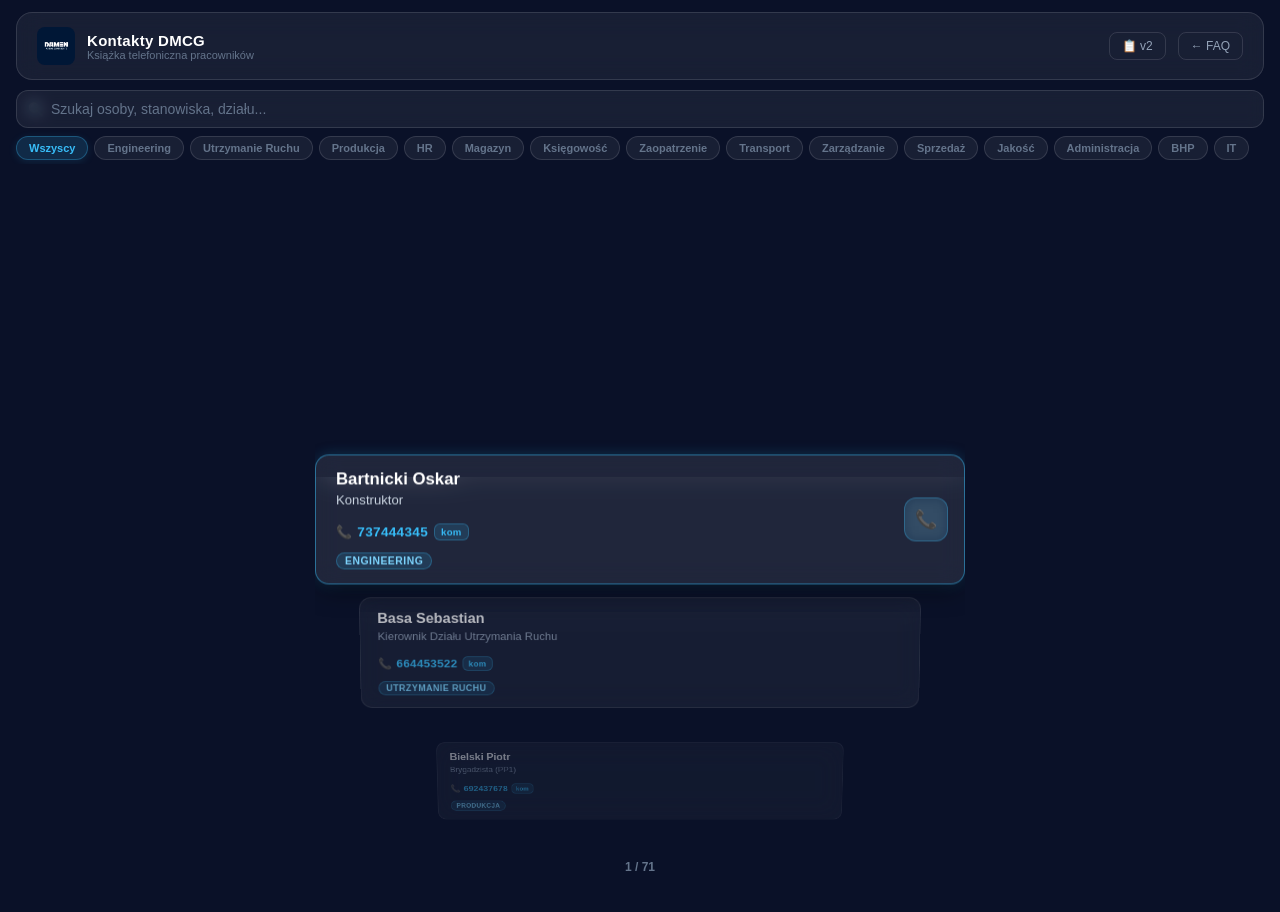
<file: contacts.html>
<!DOCTYPE html>
<html lang="pl">
<head>
    <meta charset="UTF-8">
    <meta name="viewport" content="width=device-width, initial-scale=1.0, user-scalable=no">
    <title>Kontakty — Damen Marine Components</title>
    <meta name="theme-color" content="#0a1128">
    <link rel="icon" href="images/Damen Marine logo.png">
    <link rel="manifest" href="manifest.json">
    <style>
        /* ═══════════════════════════════════════════════════════════════
           RESET & BASE — Dark Maritime Theme
           ═══════════════════════════════════════════════════════════════ */
        *, *::before, *::after { box-sizing: border-box; margin: 0; padding: 0; }

        :root {
            --bg-deep: #0a1128;
            --bg-mid: #0d1b3e;
            --glass-bg: rgba(255, 255, 255, 0.06);
            --glass-border: rgba(255, 255, 255, 0.12);
            --glass-blur: 12px;
            --text-primary: #FFFFFF;
            --text-secondary: #94A3B8;
            --text-muted: #64748B;
            --accent: #38BDF8;
            --accent-glow: rgba(56, 189, 248, 0.2);
            --accent-border: rgba(56, 189, 248, 0.5);
            --accent-badge-bg: rgba(56, 189, 248, 0.15);
            --accent-badge-border: rgba(56, 189, 248, 0.3);
            --shadow-active: 0 10px 25px -5px rgba(0, 0, 0, 0.5), 0 0 15px rgba(56, 189, 248, 0.2);
            --transition-smooth: all 0.25s cubic-bezier(0.4, 0, 0.2, 1);
        }

        body {
            font-family: -apple-system, BlinkMacSystemFont, 'Segoe UI', Roboto, 'Helvetica Neue', Arial, sans-serif;
            background: var(--bg-deep);
            color: var(--text-primary);
            min-height: 100vh;
            overflow: hidden;
            -webkit-user-select: none;
            user-select: none;
            -webkit-tap-highlight-color: transparent;
        }

        /* ═══════════════════════════════════════════════════════════════
           HEADER
           ═══════════════════════════════════════════════════════════════ */
        .header {
            display: flex;
            align-items: center;
            gap: 12px;
            padding: 14px 20px;
            margin: 12px 16px 0;
            background: var(--glass-bg);
            backdrop-filter: blur(var(--glass-blur));
            -webkit-backdrop-filter: blur(var(--glass-blur));
            border: 1px solid var(--glass-border);
            border-radius: 16px;
            position: relative;
            z-index: 10;
        }
        .logo {
            width: 38px; height: 38px;
            border-radius: 8px;
            overflow: hidden;
            flex-shrink: 0;
        }
        .logo img { width: 100%; height: 100%; object-fit: contain; }
        .header-text { flex: 1; min-width: 0; }
        .header-text h1 {
            font-size: 15px;
            font-weight: 700;
            color: var(--text-primary);
            letter-spacing: 0.3px;
            white-space: nowrap;
            overflow: hidden;
            text-overflow: ellipsis;
        }
        .header-text .subtitle {
            font-size: 11px;
            color: var(--text-muted);
            font-weight: 400;
        }
        .back-btn {
            font-size: 12px;
            color: var(--text-secondary);
            text-decoration: none;
            padding: 6px 12px;
            border: 1px solid var(--glass-border);
            border-radius: 8px;
            white-space: nowrap;
            transition: var(--transition-smooth);
            flex-shrink: 0;
        }
        .back-btn:hover { background: rgba(255,255,255,0.08); color: var(--text-primary); }

        /* ═══════════════════════════════════════════════════════════════
           SEARCH BAR
           ═══════════════════════════════════════════════════════════════ */
        .search-bar {
            padding: 10px 16px 0;
        }
        .search-wrap {
            position: relative;
        }
        .search-wrap::before {
            content: '🔍';
            position: absolute;
            left: 12px;
            top: 50%;
            transform: translateY(-50%);
            font-size: 13px;
            pointer-events: none;
            opacity: 0.6;
        }
        .search-bar input {
            width: 100%;
            padding: 10px 14px 10px 34px;
            border: 1px solid var(--glass-border);
            border-radius: 12px;
            background: var(--glass-bg);
            backdrop-filter: blur(8px);
            color: var(--text-primary);
            font-size: 14px;
            outline: none;
            transition: border-color 0.2s, box-shadow 0.2s;
        }
        .search-bar input::placeholder { color: var(--text-muted); }
        .search-bar input:focus {
            border-color: var(--accent);
            box-shadow: 0 0 0 3px var(--accent-glow);
        }

        /* ═══════════════════════════════════════════════════════════════
           DEPARTMENT PILLS
           ═══════════════════════════════════════════════════════════════ */
        .dept-pills {
            display: flex;
            gap: 6px;
            padding: 8px 16px 4px;
            overflow-x: auto;
            -webkit-overflow-scrolling: touch;
            scrollbar-width: none;
        }
        .dept-pills::-webkit-scrollbar { display: none; }
        .dept-pill {
            flex-shrink: 0;
            padding: 5px 12px;
            border-radius: 20px;
            border: 1px solid var(--glass-border);
            background: var(--glass-bg);
            color: var(--text-muted);
            font-size: 11px;
            font-weight: 600;
            cursor: pointer;
            transition: var(--transition-smooth);
            white-space: nowrap;
        }
        .dept-pill.active {
            background: var(--accent-badge-bg);
            color: var(--accent);
            border-color: var(--accent-badge-border);
            box-shadow: 0 2px 8px rgba(56, 189, 248, 0.12);
        }
        .dept-pill:hover:not(.active) { background: rgba(255,255,255,0.06); color: var(--text-secondary); }

        /* ═══════════════════════════════════════════════════════════════
           3D CYLINDRICAL WHEEL
           ═══════════════════════════════════════════════════════════════ */
        .wheel-viewport {
            position: relative;
            height: calc(100vh - 210px);
            max-width: 650px;
            width: 100%;
            margin: 0 auto;
            perspective: 1200px;
            overflow: hidden;
        }
        @media (max-width: 480px) {
            .wheel-viewport { max-width: 100%; height: calc(100vh - 200px); }
        }
        .wheel-track {
            position: absolute;
            width: 100%;
            height: 100%;
            top: 0;
            left: 0;
            transform-style: preserve-3d;
        }

        /* ═══════════════════════════════════════════════════════════════
           CONTACT CARD
           ═══════════════════════════════════════════════════════════════ */
        .card {
            position: absolute;
            width: 100%;
            left: 0;
            height: 130px;
            top: 50%;
            background: var(--glass-bg);
            backdrop-filter: blur(var(--glass-blur));
            -webkit-backdrop-filter: blur(var(--glass-blur));
            border: 1px solid var(--glass-border);
            border-radius: 14px;
            padding: 14px 56px 14px 20px;
            backface-visibility: hidden;
            display: flex;
            flex-direction: column;
            justify-content: center;
            cursor: pointer;
            transition: var(--transition-smooth);
            will-change: transform, opacity;
        }

        /* ── Active card ─────────────────────────────────────────── */
        .card.active {
            background: rgba(255, 255, 255, 0.09);
            border-color: var(--accent-border);
            box-shadow: var(--shadow-active);
            z-index: 5;
        }

        /* ── Name ────────────────────────────────────────────────── */
        .card .name {
            font-size: 1.05rem;
            font-weight: 700;
            color: var(--text-primary);
            line-height: 1.25;
            white-space: nowrap;
            overflow: hidden;
            text-overflow: ellipsis;
            margin-bottom: 2px;
        }
        .card.active .name { color: #FFFFFF; }

        /* ── Position (PL only) ─────────────────────────────────── */
        .card .position {
            font-size: 0.82rem;
            font-weight: 500;
            color: var(--text-secondary);
            line-height: 1.3;
            white-space: nowrap;
            overflow: hidden;
            text-overflow: ellipsis;
            margin-bottom: 2px;
        }
        .card.active .position { color: #CBD5E1; }

        /* ── Phone row ───────────────────────────────────────────── */
        .card .phone-row {
            display: flex;
            align-items: center;
            gap: 6px;
            margin-top: 3px;
        }
        .card .phone-link {
            display: inline-flex;
            align-items: center;
            gap: 5px;
            font-size: 0.85rem;
            font-weight: 700;
            color: var(--accent);
            text-decoration: none;
            letter-spacing: 0.3px;
            transition: color 0.15s;
            min-height: 36px;
        }
        .card .phone-link:hover { color: #7DD3FC; }
        .card .phone-link::before {
            content: '📞';
            font-size: 0.8rem;
        }
        .card .phone-no {
            font-size: 0.8rem;
            color: var(--text-muted);
            font-style: italic;
        }
        .card .phone-badge {
            font-size: 0.6rem;
            padding: 2px 6px;
            border-radius: 6px;
            background: var(--accent-badge-bg);
            color: var(--accent);
            border: 1px solid var(--accent-badge-border);
            font-weight: 600;
            letter-spacing: 0.3px;
        }

        /* ── Department badge ────────────────────────────────────── */
        .card .dept-badge {
            display: inline-block;
            font-size: 0.65rem;
            font-weight: 600;
            text-transform: uppercase;
            letter-spacing: 0.5px;
            color: #7DD3FC;
            background: var(--accent-badge-bg);
            border: 1px solid var(--accent-badge-border);
            padding: 2px 8px;
            border-radius: 20px;
            margin-top: 3px;
            width: fit-content;
        }

        /* ── Call button (active card only) ──────────────────────── */
        .call-btn {
            position: absolute;
            right: 16px;
            top: 50%;
            transform: translateY(-50%);
            width: 44px; height: 44px;
            border-radius: 12px;
            border: 1px solid var(--accent-badge-border);
            background: var(--accent-badge-bg);
            backdrop-filter: blur(8px);
            color: var(--accent);
            font-size: 18px;
            cursor: pointer;
            display: flex;
            align-items: center;
            justify-content: center;
            opacity: 0;
            pointer-events: none;
            transition: var(--transition-smooth);
            min-width: 44px;
            min-height: 44px;
        }
        .card.active .call-btn {
            opacity: 1;
            pointer-events: all;
        }
        .call-btn:hover {
            background: rgba(56, 189, 248, 0.25);
            transform: translateY(-50%) scale(1.08);
        }

        /* ═══════════════════════════════════════════════════════════════
           COUNTER & HINTS
           ═══════════════════════════════════════════════════════════════ */
        .counter {
            text-align: center;
            font-size: 12px;
            color: var(--text-muted);
            font-weight: 600;
            padding: 6px 0 2px;
        }
        .scroll-hint {
            text-align: center;
            font-size: 11px;
            color: var(--text-muted);
            opacity: 0.6;
            animation: fadeHint 3s ease 2s forwards;
        }
        @keyframes fadeHint { to { opacity: 0; } }

        .empty-state {
            text-align: center;
            color: var(--text-muted);
            padding: 60px 20px;
            font-size: 14px;
        }

        /* ═══════════════════════════════════════════════════════════════
           QUICK CONTACT BUBBLE
           ═══════════════════════════════════════════════════════════════ */
        .quick-contact {
            position: fixed;
            bottom: 16px;
            left: 16px;
            z-index: 1000;
            background: rgba(10, 17, 40, 0.92);
            border: 1px solid var(--glass-border);
            border-radius: 14px;
            box-shadow: 0 4px 20px rgba(0,0,0,0.35);
            padding: 12px 14px;
            min-width: 190px;
            backdrop-filter: blur(16px);
            -webkit-backdrop-filter: blur(16px);
            transition: var(--transition-smooth);
        }
        .quick-contact.minimized .qc-body { display: none; }
        .quick-contact.minimized { min-width: auto; padding: 8px 12px; }
        .qc-minimize {
            position: absolute;
            top: 4px;
            right: 6px;
            width: 22px;
            height: 22px;
            display: flex;
            align-items: center;
            justify-content: center;
            background: rgba(255,255,255,0.08);
            border: none;
            color: var(--text-secondary);
            font-size: 15px;
            cursor: pointer;
            padding: 0;
            border-radius: 50%;
            z-index: 10;
            transition: var(--transition-smooth);
        }
        .qc-minimize:hover { color: var(--text-primary); background: rgba(255,255,255,0.15); }
        .qc-title {
            font-size: 9px;
            font-weight: 700;
            color: var(--accent);
            text-transform: uppercase;
            letter-spacing: 1.2px;
            margin-bottom: 8px;
        }
        .qc-item {
            display: flex;
            align-items: center;
            gap: 8px;
            margin-bottom: 5px;
            padding: 4px 0;
        }
        .qc-item:last-child { margin-bottom: 0; }
        .qc-role { font-size: 11px; color: var(--text-secondary); }
        .qc-phone-link {
            font-size: 12px;
            font-weight: 700;
            color: var(--accent);
            text-decoration: none;
        }
        .qc-phone-link:hover { text-decoration: underline; }

        /* Hide quick-contact on contacts pages */
        .hidden-contact-widget {
            display: none !important;
            visibility: hidden !important;
            opacity: 0 !important;
            pointer-events: none !important;
        }

        /* ═══════════════════════════════════════════════════════════════
           RESPONSIVE
           ═══════════════════════════════════════════════════════════════ */
        @media (max-width: 480px) {
            .header { padding: 10px 14px; margin: 8px 10px 0; gap: 10px; }
            .logo { width: 32px; height: 32px; }
            .header-text h1 { font-size: 13px; }
            .back-btn { font-size: 11px; padding: 5px 10px; }
            .card { height: 120px; padding: 12px 48px 12px 16px; }
            .card .name { font-size: 0.95rem; }
            .card .position { font-size: 0.78rem; }
            .call-btn { width: 40px; height: 40px; right: 12px; }
        }
    </style>
</head>
<body>

    <!-- ── Header ──────────────────────────────────────────────────── -->
    <div class="header">
        <a href="https://www.damenmc.com/" target="_blank" rel="noopener" class="logo">
            <img src="images/Damen Marine logo.png" alt="Damen Marine Components">
        </a>
        <div class="header-text">
            <h1>Kontakty DMCG</h1>
            <div class="subtitle">Książka telefoniczna pracowników</div>
        </div>
        <a href="contacts-v2.html" class="back-btn">📋 v2</a>
        <a href="index.html" class="back-btn">← FAQ</a>
    </div>

    <!-- ── Search ──────────────────────────────────────────────────── -->
    <div class="search-bar">
        <div class="search-wrap">
            <input type="text" id="search-input" placeholder="Szukaj osoby, stanowiska, działu..." autocomplete="off" />
        </div>
    </div>

    <!-- ── Department pills ─────────────────────────────────────────── -->
    <div class="dept-pills" id="dept-pills"></div>

    <!-- ── 3D Wheel ────────────────────────────────────────────────── -->
    <div class="wheel-viewport" id="wheel-viewport">
        <div class="wheel-track" id="wheel-track"></div>
    </div>

    <div class="counter" id="counter"></div>
    <div class="scroll-hint">↕ Przewiń, aby przeglądać kontakty</div>

    <!-- Quick Contact (hidden on contacts pages) -->
    <div class="qc-fab hidden-contact-widget" id="qc-fab"></div>
    <div class="qc-bubble hidden-contact-widget" id="qc-bubble"></div>

<script>
/* ═══════════════════════════════════════════════════════════════════════
   3D CYLINDRICAL WHEEL — Damen Marine Contacts
   ═══════════════════════════════════════════════════════════════════════ */
(function () {
    'use strict';

    /* ── Configuration ─────────────────────────────────────────────── */
    const CARD_H         = 130;   // base card height (px)
    const SPACING        = 1.05;  // vertical spacing multiplier vs CARD_H
    const VISIBLE_RADIUS = 4;     // how many cards above/below are visible
    const SCALE_CENTER   = 1.0;   // center card scale
    const SCALE_ADJ      = 0.88;  // adjacent cards (±1)
    const SCALE_FAR      = 0.65;  // all others (30% smaller than adjacent)
    const ROTATE_MAX     = 18;    // max rotateX degrees at edge
    const DEPTH_STEP     = -25;   // translateZ per step (px)

    /* ── State ─────────────────────────────────────────────────────── */
    let allContacts = [];
    let filtered    = [];
    let activeIdx   = 0;
    let activeDept  = 'Wszyscy';
    let dragging    = false;
    let startY      = 0;
    let startIdx    = 0;
    let velocity    = 0;
    let lastY       = 0;
    let lastT       = 0;
    let rafId       = null;

    /* ── DOM refs ──────────────────────────────────────────────────── */
    const track      = document.getElementById('wheel-track');
    const viewport   = document.getElementById('wheel-viewport');
    const counter    = document.getElementById('counter');
    const searchIn   = document.getElementById('search-input');
    const pillsEl    = document.getElementById('dept-pills');

    /* ════════════════════════════════════════════════════════════════
       DATA — inline + fetch fallback
       ════════════════════════════════════════════════════════════════ */
    var INLINE = [{"name":"Bartnicki Oskar","phone":"737444345","position_pl":"Konstruktor","position_en":"Engineering Specialist","email":"Oskar.Bartnicki@damen.com","department":"Engineering"},{"name":"Basa Sebastian","phone":"664453522","position_pl":"Kierownik Działu Utrzymania Ruchu","position_en":"Maintenance Department Manager","email":"Sebastian.Basa@damen.com","department":"Utrzymanie Ruchu"},{"name":"Bielski Piotr","phone":"692437678","position_pl":"Brygadzista (PP1)","position_en":"Chargehand","email":"Piotr.Bielski@damen.com","department":"Produkcja"},{"name":"Bieniecka-Hurka Aleksandra","phone":"532806813","position_pl":"Kierownik działu HR","position_en":"Human Resources Manager","email":"Aleksandra.Bieniecka.Hurka@damen.com","department":"HR"},{"name":"Błażejak Marcin","phone":"664925583","position_pl":"Magazynier","position_en":"Storeman","email":"magazyn.dmcgd@damen.com","department":"Magazyn"},{"name":"Bojanowski Marek","phone":"888969868","position_pl":"Konstruktor","position_en":"Engineering Specialist","email":"Marek.Bojanowski@damen.com","department":"Engineering"},{"name":"Bork Iwona","phone":"734415861","position_pl":"Księgowa DR","position_en":"Accountant","email":"Iwona.Bork@damen.com","department":"Księgowość"},{"name":"Borowski Tomasz","phone":"602752871","position_pl":"Specjalista ds. Zakupów","position_en":"Purchasing Specialist","email":"Tomasz.Borowski@damen.com","department":"Zaopatrzenie"},{"name":"Butkiewicz Jakub","phone":"880672401","position_pl":"Operator prasy","position_en":"Press Operator","email":"Jakub.Butkiewicz@damen.com","department":"Produkcja"},{"name":"Cybowicz Daniel","phone":"574091116","position_pl":"Specjalista utrzymania ruchu","position_en":"Maintenance Specialist","email":"Daniel.Cybowicz@damen.com","department":"Utrzymanie Ruchu"},{"name":"Cytrycka Marcelina","phone":"574408784","position_pl":"Specjalista ds. Zakupów","position_en":"Purchasing Specialist","email":"Marcelina.Cytrycka@damen.com","department":"Zaopatrzenie"},{"name":"Dermiaha Daniel","phone":"602310732","position_pl":"Kierownik Oddziału PPM","position_en":"Production Manager","email":"Daniel.Dermiaha@damen.com","department":"Produkcja"},{"name":"Droszkowski Adrian","phone":"882364146","position_pl":"Operator transportu","position_en":"Transport Operator","email":"","department":"Transport"},{"name":"Dzierbicki Bartosz","phone":"532466949","position_pl":"Kierownik Techniczny","position_en":"Technical Manager","email":"Bartosz.Dzierbicki@damen.com","department":"Zarządzanie"},{"name":"Ellwart Witold","phone":"608459641","position_pl":"Zastępca szefa produkcji (PP1/PPS)","position_en":"Deputy General Production Manager","email":"Witold.Ellwart@damen.com","department":"Produkcja"},{"name":"Fornal Marcin","phone":"666091864","position_pl":"Inżynier Sprzedaży","position_en":"Sales Engineer","email":"Marcin.Fornal@damen.com","department":"Sprzedaż"},{"name":"Frąckowiak Maciej","phone":"532467003","position_pl":"Inżynier Sprzedaży","position_en":"Sales Engineer","email":"Maciej.Frackowiak@damen.com","department":"Sprzedaż"},{"name":"Grabowski Stanisław","phone":"539524611","position_pl":"Brygadzista (PP1)","position_en":"Chargehand","email":"Stanisław.Grabowski@damen.com","department":"Produkcja"},{"name":"Jabłoński Andrzej","phone":"668305907","position_pl":"Brygadzista (PP2)","position_en":"Chargehand","email":"Andrzej.Jablonski@damen.com","department":"Produkcja"},{"name":"Kałużny Adam","phone":"664453489","position_pl":"Kierownik Oddziału PP2","position_en":"Production Manager","email":"Adam.Kaluzny@damen.com","department":"Produkcja"},{"name":"Kędzierski Damian","phone":"664453665","position_pl":"Brygadzista (PP1)","position_en":"Chargehand","email":"Damian.Kedzierski@damen.com","department":"Produkcja"},{"name":"Kinder Mateusz","phone":"606843338","position_pl":"Operator sztaplarki","position_en":"Fork-lift Truck Operator","email":"","department":"Produkcja"},{"name":"Kitlas Marian","phone":"602329677","position_pl":"Brygadzista (PPM)","position_en":"Chargehand","email":"Marian.Kitlas@damen.com","department":"Produkcja"},{"name":"Koczyński Paweł","phone":"666346883","position_pl":"Kompletator","position_en":"Materials Picker","email":"","department":"Magazyn"},{"name":"Kołodziejczak Radosław","phone":"539869457","position_pl":"Szef produkcji","position_en":"General Production Manager","email":"Radoslaw.Kolodziejczak@damen.com","department":"Produkcja"},{"name":"Komkowski Wojtek","phone":"660539183","position_pl":"Specjalista ds. Transportu i Logistyki","position_en":"Transport and Logistics Specialist","email":"Wojtek.Komkowski@damen.com","department":"Transport"},{"name":"Kopiczko Łukasz","phone":"694170558","position_pl":"Kontroler Jakości Produkcji","position_en":"Production Quality Controller","email":"Lukasz.Kopiczko@damen.com","department":"Jakość"},{"name":"Kraaijkamp Robin","phone":"578060116","position_pl":"Dyrektor Zarządu","position_en":"Managing Director","email":"Robin.Kraaijkamp@damen.com","department":"Zarządzanie"},{"name":"Królak Przemysław","phone":"538611960","position_pl":"Brygadzista (PPS)","position_en":"Chargehand","email":"Przemysław.Krolak@damen.com","department":"Produkcja"},{"name":"Kuchta Natalia","phone":"574076921","position_pl":"Asystentka Działu Administracyjnego","position_en":"Administrative Department Assistant","email":"Natalia.Kuchta@damen.com","department":"Administracja"},{"name":"Lewandowska Monika","phone":"694552245","position_pl":"Księgowa DR","position_en":"Accountant","email":"Monika.Lewandowska@damen.com","department":"Księgowość"},{"name":"Licznerska Natalia","phone":"698870232","position_pl":"Główna księgowa","position_en":"Finance Manager","email":"Natalia.Licznerska@damen.com","department":"Księgowość"},{"name":"Lisek Dariusz","phone":"512436098","position_pl":"Specjalista ds. BHP","position_en":"HSE Specialist","email":"Dariusz.Lisek@damen.com","department":"BHP"},{"name":"Łuczko Marek","phone":"666015319","position_pl":"Kompletator","position_en":"Materials Picker","email":"Marek.Luczko@damen.com","department":"Magazyn"},{"name":"Machowski Patryk","phone":"734217980","position_pl":"Planista Produkcji","position_en":"Production Planner","email":"Patryk.Machowski@damen.com","department":"Produkcja"},{"name":"Matwiej Krzysztof","phone":"602520847","position_pl":"Brygadzista Działu Utrzymania Ruchu","position_en":"Maintenance Department Foreman","email":"Krzysztof.Matwiej@damen.com","department":"Utrzymanie Ruchu"},{"name":"Mielewczyk Marek","phone":"606813627","position_pl":"Kontroler Jakości Produkcji","position_en":"Production Quality Controller","email":"Marek.Mielewczyk@damen.com","department":"Jakość"},{"name":"Miszczuk Sławomir","phone":"666346910","position_pl":"Główny Spawalnik","position_en":"Welding Engineer","email":"Slawomir.Miszczuk@damen.com","department":"Engineering"},{"name":"Nagelski Adam","phone":"602785483","position_pl":"Magazynier","position_en":"Storeman","email":"Adam.Nagelski@damen.com","department":"Magazyn"},{"name":"Narewski Krzysztof","phone":"606942143","position_pl":"Technolog","position_en":"Process Engineer","email":"Krzysztof.Narewski@damen.com","department":"Engineering"},{"name":"Narloch Patrycja","phone":"694170250","position_pl":"Technolog","position_en":"Process Engineer","email":"Patrycja.Narloch@damen.com","department":"Engineering"},{"name":"Oborsky Pavlo","phone":"606446403","position_pl":"Magazynier","position_en":"Storeman","email":"magazyn.dmcgd@damen.com","department":"Magazyn"},{"name":"Ostrowski Adam","phone":"532564986","position_pl":"Kierownik działu łańcucha dostaw SC","position_en":"Supply Chain Manager","email":"Adam.Ostrowski@damen.com","department":"Zaopatrzenie"},{"name":"Pałasz Jakub","phone":"539524621","position_pl":"Specjalista ds. kooperacji","position_en":"Subcontracting Specialist","email":"Jakub.Palasz@damen.com","department":"Zaopatrzenie"},{"name":"Paszkowski Karol","phone":"888853425","position_pl":"Konstruktor","position_en":"Engineering Specialist","email":"Karol.Paszkowski@damen.com","department":"Engineering"},{"name":"Pawelczyk Piotr","phone":"532466950","position_pl":"Kontroler Jakości","position_en":"Quality Controller","email":"Piotr.Pawelczyk@damen.com","department":"Jakość"},{"name":"Piaskarnia PP2","phone":"694876679","position_pl":"Piaskarnia","position_en":"Sandblaster","email":"","department":"Produkcja"},{"name":"Piekarski Krzysztof","phone":"539972283","position_pl":"Monter wyposażenia okrętowego","position_en":"Fitter","email":"","department":"Produkcja"},{"name":"Portiernia Główna","phone":"451048228","position_pl":"Portiernia","position_en":"Doorman's house","email":"","department":"Administracja"},{"name":"Pozorski Szymon","phone":"533319579","position_pl":"Informatyk (TRIA)","position_en":"IT Support (TRIA)","email":"Szymon.Pozorski@damen.com","department":"IT"},{"name":"Rdzak Mariusz","phone":"696060608","position_pl":"Brygadzista (PPS)","position_en":"Chargehand","email":"Mariusz.Rdzak@damen.com","department":"Produkcja"},{"name":"Rolińska Bożena","phone":"608597521","position_pl":"Doradca Administracyjny","position_en":"Administrative Consultant","email":"Bozena.Rolinska@damen.com","department":"Administracja"},{"name":"Roman Anna","phone":"538050327","position_pl":"Specjalista Działu Administracyjnego","position_en":"Administrative Department Specialist","email":"Anna.Roman@damen.com","department":"Administracja"},{"name":"Rutkowski Arkadiusz","phone":"735953176","position_pl":"Technolog","position_en":"Process Engineer","email":"Arkadiusz.Rutkowski@damen.com","department":"Engineering"},{"name":"Sabatura Piotr","phone":"602780054","position_pl":"Lider Sprzedaży","position_en":"Sales Leader","email":"Piotr.Sabatura@damen.com","department":"Sprzedaż"},{"name":"Sadłocha Mateusz","phone":"539972283","position_pl":"Brygadzista (PPM)","position_en":"Chargehand","email":"Mateusz.Sadlocha@damen.com","department":"Produkcja"},{"name":"Szczucki Jarosław","phone":"535686755","position_pl":"Informatyk (TRIA)","position_en":"IT Support (TRIA)","email":"Jarosław.Szczucki@damen.com","department":"IT"},{"name":"Szkop Sylwia","phone":"882390697","position_pl":"Kontroler Jakości Produkcji","position_en":"Production Quality Controller","email":"Sylwia.Szkop@damen.com","department":"Jakość"},{"name":"Szwemiński Artur","phone":"511867387","position_pl":"Konstruktor","position_en":"Engineering Specialist","email":"Artur.Szweminski@damen.com","department":"Engineering"},{"name":"Szwindowski Marcin","phone":"604265260","position_pl":"Kierownik ds. operacji magazynowych SC","position_en":"Warehouse Operations Manager","email":"Marcin.Szwindowski@damen.com","department":"Magazyn"},{"name":"Śrutownia","phone":"694876679","position_pl":"Śrutownia","position_en":"Shot blasting chamber","email":"","department":"Produkcja"},{"name":"Warsztat Elektryczny","phone":"606262247","position_pl":"Elektryk TM (dyżurny)","position_en":"Electrical Workshop & Electrician TM","email":"","department":"Utrzymanie Ruchu"},{"name":"Warsztat Mechaniczny","phone":"882364145","position_pl":"Warsztat mechaniczny (dyżurny)","position_en":"Mechanical Workshop","email":"","department":"Utrzymanie Ruchu"},{"name":"Wolny Dawid","phone":"604608179","position_pl":"Lider Konstruktorów","position_en":"Engineering Leader","email":"Dawid.Wolny@damen.com","department":"Engineering"},{"name":"Wontorski Wojciech","phone":"734217980","position_pl":"Planista Produkcji","position_en":"Production Planner","email":"Wojciech.Wontorski@damen.com","department":"Produkcja"},{"name":"Woźniak Marcin","phone":"668570694","position_pl":"Magazynier","position_en":"Storeman","email":"magazyn.dmcgd@damen.com","department":"Magazyn"},{"name":"Wójcicki Jan","phone":"536480068","position_pl":"Młodszy konstruktor","position_en":"Junior Engineering Specialist","email":"Jan.Wojcicki@damen.com","department":"Engineering"},{"name":"Yurkou Uladzislau","phone":"606540954","position_pl":"Koordynator malarni i antykorozji","position_en":"Painting & Anti-corrosion Coordinator","email":"Yurkou.Uladzislau@damen.com","department":"Produkcja"},{"name":"Ziemborski Przemysław","phone":"698116781","position_pl":"Pracownik narzędziowni","position_en":"Toolstore","email":"Przemysław.Ziemborski@damen.com","department":"Produkcja"},{"name":"Ziółkowski Leszek","phone":"668323620","position_pl":"Operator piły mechanicznej","position_en":"Mechanical saw Operator","email":"Leszek.Ziolkowski@damen.com","department":"Produkcja"},{"name":"Żukowski Piotr","phone":"698116781","position_pl":"Pracownik narzędziowni","position_en":"Toolstore","email":"Piotr.Zukowski@damen.com","department":"Produkcja"}];

    function init(data) {
        allContacts = data;
        filtered = [...allContacts];
        buildPills();
        renderCards();
        positionCards(false);
    }

    fetch('contacts.json')
        .then(function(r) { return r.ok ? r.json() : Promise.reject(); })
        .then(init)
        .catch(function() { init(INLINE); });

    /* ════════════════════════════════════════════════════════════════
       DEPARTMENT PILLS
       ════════════════════════════════════════════════════════════════ */
    function buildPills() {
        var depts = ['Wszyscy'];
        var seen = new Set();
        allContacts.forEach(function(c) {
            if (!seen.has(c.department)) { seen.add(c.department); depts.push(c.department); }
        });
        pillsEl.innerHTML = depts.map(function(d) {
            return '<button class="dept-pill' + (d === activeDept ? ' active' : '') + '" data-dept="' + d + '">' + d + '</button>';
        }).join('');
    }

    pillsEl.addEventListener('click', function(e) {
        var btn = e.target.closest('.dept-pill');
        if (!btn) return;
        activeDept = btn.dataset.dept;
        pillsEl.querySelectorAll('.dept-pill').forEach(function(b) { b.classList.toggle('active', b === btn); });
        applyFilters();
    });

    /* ════════════════════════════════════════════════════════════════
       SEARCH + FILTER
       ════════════════════════════════════════════════════════════════ */
    searchIn.addEventListener('input', applyFilters);

    function applyFilters() {
        var q = searchIn.value.trim().toLowerCase();
        filtered = allContacts.filter(function(c) {
            if (activeDept !== 'Wszyscy' && c.department !== activeDept) return false;
            if (q) {
                var hay = (c.name + ' ' + c.position_pl + ' ' + c.department + ' ' + c.email).toLowerCase();
                return hay.indexOf(q) !== -1;
            }
            return true;
        });
        filtered.sort(function(a, b) { return a.name.localeCompare(b.name, 'pl'); });
        activeIdx = 0;
        renderCards();
        positionCards(false);
    }

    /* ════════════════════════════════════════════════════════════════
       RENDER CARDS
       ════════════════════════════════════════════════════════════════ */
    function esc(s) {
        return String(s || '').replace(/&/g, '&amp;').replace(/</g, '&lt;').replace(/>/g, '&gt;').replace(/"/g, '&quot;');
    }

    function renderCards() {
        track.innerHTML = '';
        if (!filtered.length) {
            track.innerHTML = '<div class="empty-state">Brak wyników dla podanych kryteriów</div>';
            counter.textContent = '0 / 0';
            return;
        }
        filtered.forEach(function(c, i) {
            var card = document.createElement('div');
            card.className = 'card';
            card.dataset.idx = i;

            var phoneHtml;
            if (c.phone) {
                phoneHtml =
                    '<a href="tel:' + esc(c.phone) + '" class="phone-link" onclick="event.stopPropagation()">' +
                    esc(c.phone) + '</a>' +
                    '<span class="phone-badge">' + (/^[1-4]/.test(c.phone) ? 'tel' : 'kom') + '</span>';
            } else {
                phoneHtml = '<span class="phone-no">Brak numeru</span>';
            }

            card.innerHTML =
                '<div class="name">' + esc(c.name) + '</div>' +
                '<div class="position">' + esc(c.position_pl) + '</div>' +
                '<div class="phone-row">' + phoneHtml + '</div>' +
                '<div class="dept-badge">' + esc(c.department) + '</div>' +
                (c.phone ? '<button class="call-btn" title="Zadzwoń" onclick="event.stopPropagation();window.location.href=\'tel:' + esc(c.phone) + '\'">📞</button>' : '');

            card.addEventListener('click', function() {
                if (i !== activeIdx) { snapTo(i, true); }
                else if (c.phone) { window.location.href = 'tel:' + c.phone; }
            });

            track.appendChild(card);
        });
        counter.textContent = (activeIdx + 1) + ' / ' + filtered.length;
    }

    /* ════════════════════════════════════════════════════════════════
       3D POSITIONING
       ════════════════════════════════════════════════════════════════ */
    function positionCards(animate) {
        var cards = track.querySelectorAll('.card');
        if (!cards.length) return;

        if (animate) {
            track.style.transition = 'transform 0.45s cubic-bezier(0.4, 0, 0.2, 1)';
        } else {
            track.style.transition = 'none';
        }

        cards.forEach(function(card, i) {
            var diff = i - activeIdx;
            var abs = Math.abs(diff);

            // 3-tier scale: center=1.0, adjacent=0.88, far=0.65
            var scale;
            if (abs === 0) scale = SCALE_CENTER;
            else if (abs === 1) scale = SCALE_ADJ;
            else scale = SCALE_FAR;

            // 3D transforms
            var rotateX = diff * (ROTATE_MAX / VISIBLE_RADIUS) * -1;
            var translateZ = abs * DEPTH_STEP;
            var translateY = diff * (CARD_H * SPACING) - (CARD_H * 0.42);

            // Opacity: center full, adjacent 0.7, far fade out
            var opacity;
            if (abs === 0) opacity = 1;
            else if (abs === 1) opacity = 0.7;
            else opacity = Math.max(0, 0.45 - (abs - 2) * 0.12);

            card.style.transform =
                'translate3d(0, ' + translateY + 'px, ' + translateZ + 'px) ' +
                'rotateX(' + rotateX + 'deg) ' +
                'scale(' + scale + ')';
            card.style.opacity = opacity;
            card.style.zIndex = VISIBLE_RADIUS - abs + 10;
            card.classList.toggle('active', diff === 0);
        });

        counter.textContent = filtered.length ? (activeIdx + 1) + ' / ' + filtered.length : '0 / 0';
    }

    /* ════════════════════════════════════════════════════════════════
       SNAP / NAVIGATE
       ════════════════════════════════════════════════════════════════ */
    function snapTo(idx, animate) {
        if (!filtered.length) return;
        activeIdx = Math.max(0, Math.min(idx, filtered.length - 1));
        positionCards(animate);
    }

    /* ════════════════════════════════════════════════════════════════
       TOUCH / MOUSE / WHEEL / KEYBOARD
       ════════════════════════════════════════════════════════════════ */
    function onStart(y) {
        dragging = true;
        startY = y;
        startIdx = activeIdx;
        velocity = 0;
        lastY = y;
        lastT = Date.now();
        track.style.transition = 'none';
        if (rafId) { cancelAnimationFrame(rafId); rafId = null; }
    }

    function onMove(y) {
        if (!dragging) return;
        var now = Date.now();
        var dt = now - lastT;
        if (dt > 0) velocity = (lastY - y) / dt;
        lastY = y;
        lastT = now;

        var delta = (startY - y) / (CARD_H * SPACING);
        var newIdx = Math.round(startIdx + delta);
        newIdx = Math.max(0, Math.min(newIdx, filtered.length - 1));
        if (newIdx !== activeIdx) {
            activeIdx = newIdx;
            positionCards(false);
        }
    }

    function onEnd() {
        if (!dragging) return;
        dragging = false;
        var momentum = Math.round(velocity * 12);
        var target = Math.max(0, Math.min(activeIdx + momentum, filtered.length - 1));
        activeIdx = target;
        positionCards(true);
    }

    // Touch
    viewport.addEventListener('touchstart', function(e) { onStart(e.touches[0].clientY); }, { passive: true });
    viewport.addEventListener('touchmove', function(e) { onMove(e.touches[0].clientY); e.preventDefault(); }, { passive: false });
    viewport.addEventListener('touchend', onEnd);

    // Mouse
    viewport.addEventListener('mousedown', function(e) { e.preventDefault(); onStart(e.clientY); });
    document.addEventListener('mousemove', function(e) { onMove(e.clientY); });
    document.addEventListener('mouseup', onEnd);

    // Wheel
    viewport.addEventListener('wheel', function(e) {
        e.preventDefault();
        snapTo(activeIdx + (e.deltaY > 0 ? 1 : -1), true);
    }, { passive: false });

    // Keyboard
    document.addEventListener('keydown', function(e) {
        if (e.target === searchIn) return;
        if (e.key === 'ArrowDown' || e.key === 'ArrowRight') { e.preventDefault(); snapTo(activeIdx + 1, true); }
        else if (e.key === 'ArrowUp' || e.key === 'ArrowLeft') { e.preventDefault(); snapTo(activeIdx - 1, true); }
        else if (e.key === 'Enter') {
            var c = filtered[activeIdx];
            if (c && c.phone) window.location.href = 'tel:' + c.phone;
        }
    });

    /* ════════════════════════════════════════════════════════════════
       QUICK CONTACT MINIMIZE
       ════════════════════════════════════════════════════════════════ */
    var qcMin = document.getElementById('qc-minimize');
    var qc = document.getElementById('quick-contact');
    if (qcMin && qc) {
        qcMin.addEventListener('click', function() {
            qc.classList.toggle('minimized');
            qcMin.textContent = qc.classList.contains('minimized') ? '+' : '\u2013';
        });
    }
})();
</script>
</body>
</html>
</file>
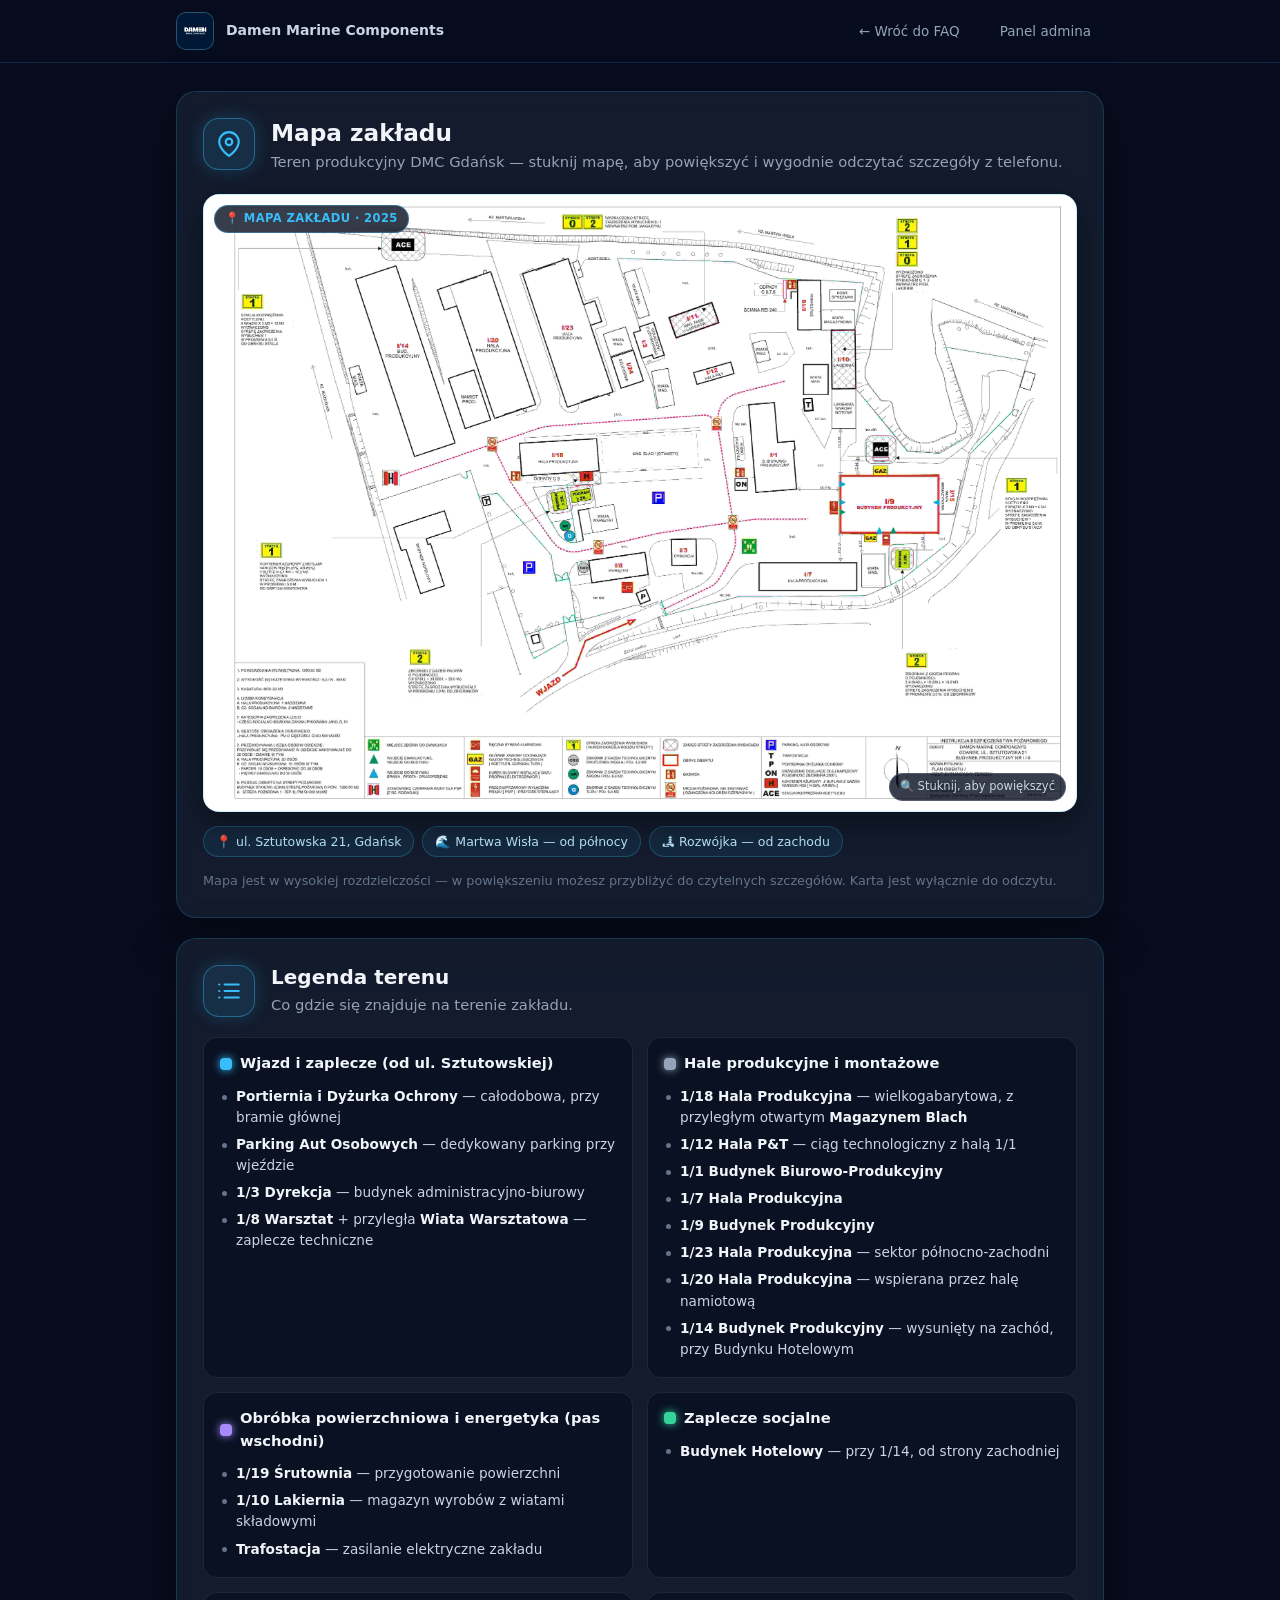
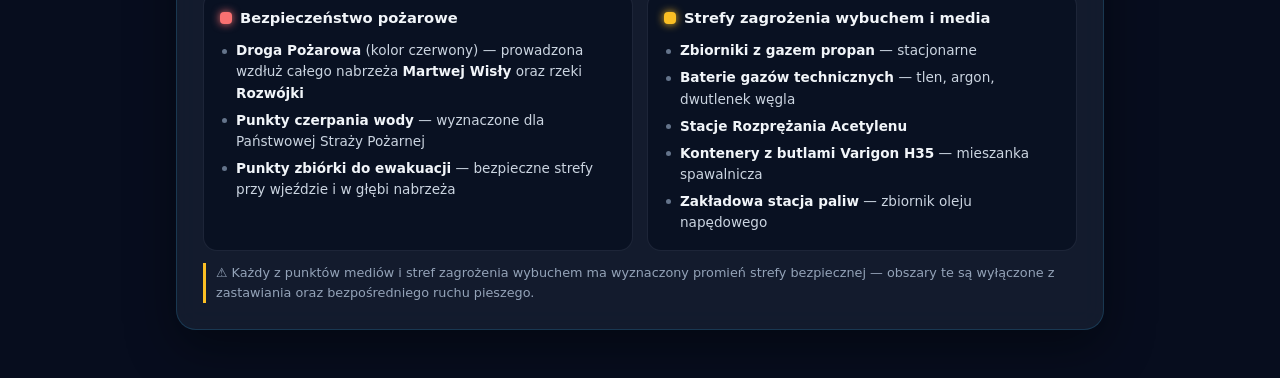
<file: mapa.html>
<!DOCTYPE html>
<html lang="pl">
<head>
    <meta charset="UTF-8">
    <meta name="viewport" content="width=device-width, initial-scale=1.0, viewport-fit=cover">
    <meta name="description" content="Mapa zakładu Damen Marine Components Gdańsk (ul. Sztutowska 21) z legendą — stuknij mapę, aby powiększyć i odczytać szczegóły.">
    <title>Mapa zakładu — Damen Marine Components</title>
    <style>
        * { box-sizing: border-box; margin: 0; padding: 0; }

        body {
            font-family: 'Segoe UI', system-ui, -apple-system, sans-serif;
            background: #070D1E;
            color: #E2E8F0;
            min-height: 100dvh;
            line-height: 1.55;
        }

        /* ── Górny pasek ── */
        .topbar {
            position: sticky; top: 0; z-index: 50;
            background: rgba(7, 13, 30, 0.82);
            backdrop-filter: blur(14px);
            -webkit-backdrop-filter: blur(14px);
            border-bottom: 1px solid rgba(56, 189, 248, 0.15);
            padding-top: env(safe-area-inset-top, 0px);
        }
        .topbar-inner {
            max-width: 960px;
            margin: 0 auto;
            padding: 12px 16px;
            display: flex;
            align-items: center;
            gap: 12px;
            flex-wrap: wrap;
        }
        .logo-badge {
            height: 38px; width: 38px;
            background: rgba(255, 255, 255, 0.08);
            border: 1px solid rgba(56, 189, 248, 0.35);
            border-radius: 10px;
            display: flex; align-items: center; justify-content: center;
            overflow: hidden;
            flex-shrink: 0;
        }
        .logo-badge img { max-width: 100%; max-height: 100%; object-fit: contain; }
        .site-name { font-size: 14px; font-weight: 600; color: #CBD5E1; }
        .top-links { margin-left: auto; display: flex; align-items: center; gap: 14px; flex-wrap: wrap; }
        .top-links a {
            color: #94A3B8;
            text-decoration: none;
            font-size: 13.5px;
            padding: 6px 12px;
            border-radius: 10px;
            border: 1px solid transparent;
            transition: all 0.2s;
        }
        .top-links a:hover { color: #38BDF8; background: rgba(56, 189, 248, 0.08); border-color: rgba(56, 189, 248, 0.25); }

        /* ── Karta ── */
        .wrap {
            max-width: 960px;
            margin: 0 auto;
            padding: 28px 16px calc(48px + env(safe-area-inset-bottom, 0px));
        }
        .card {
            background: rgba(30, 41, 59, 0.55);
            border: 1px solid rgba(56, 189, 248, 0.18);
            border-radius: 20px;
            backdrop-filter: blur(12px);
            -webkit-backdrop-filter: blur(12px);
            box-shadow: 0 18px 50px rgba(0, 0, 0, 0.4);
            padding: 26px;
        }
        .card + .card { margin-top: 20px; }
        .card-head { display: flex; align-items: flex-start; gap: 16px; margin-bottom: 20px; }
        .pin-badge {
            flex-shrink: 0;
            width: 52px; height: 52px;
            border-radius: 16px;
            display: flex; align-items: center; justify-content: center;
            background: rgba(56, 189, 248, 0.12);
            border: 1px solid rgba(56, 189, 248, 0.4);
            color: #38BDF8;
            box-shadow: 0 0 18px rgba(56, 189, 248, 0.2);
        }
        .card-head h1 { font-size: 1.45rem; font-weight: 700; color: #F1F5F9; line-height: 1.25; }
        .card-head h2 { font-size: 1.25rem; font-weight: 700; color: #F1F5F9; line-height: 1.25; }
        .card-head p { font-size: 0.92rem; color: #94A3B8; margin-top: 4px; }

        /* ── Podgląd mapy (tylko odczyt) ── */
        .map-view {
            position: relative;
            border-radius: 16px;
            overflow: hidden;
            border: 1px solid rgba(56, 189, 248, 0.25);
            background: #fff;
            box-shadow: 0 10px 30px rgba(0, 0, 0, 0.45);
        }
        .map-view img { display: block; width: 100%; height: auto; cursor: zoom-in; }
        .map-badge {
            position: absolute;
            top: 10px; left: 10px;
            background: rgba(7, 13, 30, 0.8);
            border: 1px solid rgba(56, 189, 248, 0.4);
            color: #38BDF8;
            font-size: 11.5px;
            font-weight: 600;
            letter-spacing: 0.4px;
            padding: 4px 10px;
            border-radius: 999px;
            backdrop-filter: blur(6px);
            pointer-events: none;
        }
        .zoom-hint {
            position: absolute;
            right: 10px; bottom: 10px;
            background: rgba(7, 13, 30, 0.8);
            color: #CBD5E1;
            font-size: 11.5px;
            padding: 4px 10px;
            border-radius: 999px;
            border: 1px solid rgba(148, 163, 184, 0.3);
            pointer-events: none;
        }
        .addr-row { display: flex; flex-wrap: wrap; gap: 8px; margin-top: 14px; }
        .addr-chip {
            display: inline-flex; align-items: center; gap: 6px;
            font-size: 12.5px; color: #BAE6FD;
            background: rgba(56, 189, 248, 0.08);
            border: 1px solid rgba(56, 189, 248, 0.25);
            border-radius: 999px;
            padding: 5px 12px;
        }

        /* ── Legenda ── */
        .legend-grid {
            display: grid;
            grid-template-columns: repeat(2, minmax(0, 1fr));
            gap: 14px;
        }
        .lg-group {
            background: rgba(2, 6, 23, 0.45);
            border: 1px solid rgba(148, 163, 184, 0.14);
            border-radius: 14px;
            padding: 14px 16px;
        }
        .lg-group h3 {
            display: flex; align-items: center; gap: 8px;
            font-size: 0.92rem;
            font-weight: 700;
            color: #F1F5F9;
            margin-bottom: 8px;
        }
        .lg-group ul { list-style: none; }
        .lg-group li {
            font-size: 0.85rem;
            color: #CBD5E1;
            padding: 3px 0 3px 16px;
            position: relative;
        }
        .lg-group li::before {
            content: '';
            position: absolute;
            left: 2px; top: 0.85em;
            width: 5px; height: 5px;
            border-radius: 50%;
            background: #64748B;
        }
        .lg-group li strong { color: #F1F5F9; font-weight: 600; }
        .dot {
            width: 12px; height: 12px;
            border-radius: 4px;
            flex-shrink: 0;
            box-shadow: 0 0 8px currentColor;
        }
        .dot.entry   { background: #38BDF8; color: #38BDF8; }
        .dot.halls   { background: #94A3B8; color: #94A3B8; }
        .dot.finish  { background: #A78BFA; color: #A78BFA; }
        .dot.hotel   { background: #34D399; color: #34D399; }
        .dot.fire    { background: #F87171; color: #F87171; }
        .dot.explode { background: #FBBF24; color: #FBBF24; }
        .lg-note {
            margin-top: 12px;
            font-size: 0.8rem;
            color: #94A3B8;
            border-left: 3px solid #FBBF24;
            padding-left: 10px;
        }

        .hint { font-size: 0.8rem; color: #64748B; margin-top: 14px; }

        /* ── Przeglądarka mapy z zoomem (pinch / pan / dbl-tap) ── */
        .viewer {
            position: fixed; inset: 0;
            z-index: 999;
            background: rgba(2, 6, 23, 0.96);
            display: flex;
            flex-direction: column;
            touch-action: none;
        }
        .viewer[hidden] { display: none; }
        .viewer-bar {
            display: flex; align-items: center; gap: 10px;
            padding: calc(10px + env(safe-area-inset-top, 0px)) 14px 10px;
            padding-left: max(14px, env(safe-area-inset-left, 0px));
            padding-right: max(14px, env(safe-area-inset-right, 0px));
            flex-shrink: 0;
        }
        .viewer-title { font-size: 13px; font-weight: 600; color: #94A3B8; }
        .viewer-tools { margin-left: auto; display: flex; gap: 8px; }
        .v-btn {
            font: inherit;
            width: 44px; height: 44px;
            border-radius: 12px;
            border: 1px solid rgba(56, 189, 248, 0.35);
            background: rgba(56, 189, 248, 0.1);
            color: #7DD3FC;
            font-size: 20px;
            font-weight: 700;
            line-height: 1;
            cursor: pointer;
            display: inline-flex; align-items: center; justify-content: center;
            transition: background 0.15s, transform 0.1s;
            -webkit-tap-highlight-color: transparent;
        }
        .v-btn:hover { background: rgba(56, 189, 248, 0.22); }
        .v-btn:active { transform: scale(0.94); }
        .v-btn.close { border-color: rgba(248, 113, 113, 0.4); background: rgba(248, 113, 113, 0.1); color: #FCA5A5; }
        .v-stage {
            position: relative;
            flex: 1;
            overflow: hidden;
            touch-action: none;
            cursor: grab;
        }
        .v-stage.dragging { cursor: grabbing; }
        .v-stage img {
            position: absolute;
            max-width: 100%;
            max-height: 100%;
            transform-origin: 0 0;
            user-select: none;
            -webkit-user-drag: none;
            will-change: transform;
            background: #fff;
        }
        .v-hint {
            position: absolute;
            left: 50%; bottom: calc(12px + env(safe-area-inset-bottom, 0px));
            transform: translateX(-50%);
            background: rgba(7, 13, 30, 0.85);
            border: 1px solid rgba(148, 163, 184, 0.3);
            color: #CBD5E1;
            font-size: 12px;
            padding: 6px 12px;
            border-radius: 999px;
            pointer-events: none;
            white-space: nowrap;
            max-width: 92vw;
            overflow: hidden;
            text-overflow: ellipsis;
        }
        .v-zoomlvl {
            position: absolute;
            left: 50%; top: 12px;
            transform: translateX(-50%);
            background: rgba(7, 13, 30, 0.85);
            border: 1px solid rgba(56, 189, 248, 0.35);
            color: #7DD3FC;
            font-size: 12px;
            font-weight: 600;
            padding: 4px 12px;
            border-radius: 999px;
            pointer-events: none;
            opacity: 0;
            transition: opacity 0.3s;
        }
        .v-zoomlvl.show { opacity: 1; }

        @media (max-width: 640px) {
            .card { padding: 18px; border-radius: 16px; }
            .card-head h1 { font-size: 1.2rem; }
            .card-head h2 { font-size: 1.1rem; }
            .site-name { display: none; }
            .legend-grid { grid-template-columns: 1fr; }
        }
    </style>
</head>
<body>

    <header class="topbar">
        <div class="topbar-inner">
            <div class="logo-badge"><img src="images/Damen Marine logo.png" alt="Damen Marine Components"></div>
            <div class="site-name">Damen Marine Components</div>
            <nav class="top-links">
                <a href="index.html">← Wróć do FAQ</a>
                <a href="admin.html">Panel admina</a>
            </nav>
        </div>
    </header>

    <main class="wrap">
        <section class="card">
            <div class="card-head">
                <div class="pin-badge" aria-hidden="true">
                    <svg width="26" height="26" viewBox="0 0 24 24" fill="none" stroke="currentColor" stroke-width="2" stroke-linecap="round" stroke-linejoin="round"><path d="M21 10c0 7-9 13-9 13s-9-6-9-13a9 9 0 0 1 18 0z"/><circle cx="12" cy="10" r="3"/></svg>
                </div>
                <div>
                    <h1>Mapa zakładu</h1>
                    <p>Teren produkcyjny DMC Gdańsk — stuknij mapę, aby powiększyć i wygodnie odczytać szczegóły z telefonu.</p>
                </div>
            </div>

            <div class="map-view" id="map-view" role="button" tabindex="0" aria-label="Otwórz mapę zakładu w powiększeniu">
                <span class="map-badge">📍 MAPA ZAKŁADU · 2025</span>
                <img id="map-img" src="images/mapa-zakladu.jpg" alt="Plan terenu zakładu Damen Marine Components Gdańsk przy ul. Sztutowskiej 21" draggable="false">
                <span class="zoom-hint">🔍 Stuknij, aby powiększyć</span>
            </div>

            <div class="addr-row">
                <span class="addr-chip">📍 ul. Sztutowska 21, Gdańsk</span>
                <span class="addr-chip">🌊 Martwa Wisła — od północy</span>
                <span class="addr-chip">🏞 Rozwójka — od zachodu</span>
            </div>

            <p class="hint">Mapa jest w wysokiej rozdzielczości — w powiększeniu możesz przybliżyć do czytelnych szczegółów. Karta jest wyłącznie do odczytu.</p>
        </section>

        <section class="card">
            <div class="card-head">
                <div class="pin-badge" aria-hidden="true">
                    <svg width="26" height="26" viewBox="0 0 24 24" fill="none" stroke="currentColor" stroke-width="2" stroke-linecap="round" stroke-linejoin="round"><line x1="8" y1="6" x2="21" y2="6"/><line x1="8" y1="12" x2="21" y2="12"/><line x1="8" y1="18" x2="21" y2="18"/><line x1="3" y1="6" x2="3.01" y2="6"/><line x1="3" y1="12" x2="3.01" y2="12"/><line x1="3" y1="18" x2="3.01" y2="18"/></svg>
                </div>
                <div>
                    <h2>Legenda terenu</h2>
                    <p>Co gdzie się znajduje na terenie zakładu.</p>
                </div>
            </div>

            <div class="legend-grid">
                <div class="lg-group">
                    <h3><span class="dot entry" aria-hidden="true"></span> Wjazd i zaplecze (od ul. Sztutowskiej)</h3>
                    <ul>
                        <li><strong>Portiernia i Dyżurka Ochrony</strong> — całodobowa, przy bramie głównej</li>
                        <li><strong>Parking Aut Osobowych</strong> — dedykowany parking przy wjeździe</li>
                        <li><strong>1/3 Dyrekcja</strong> — budynek administracyjno-biurowy</li>
                        <li><strong>1/8 Warsztat</strong> + przyległa <strong>Wiata Warsztatowa</strong> — zaplecze techniczne</li>
                    </ul>
                </div>

                <div class="lg-group">
                    <h3><span class="dot halls" aria-hidden="true"></span> Hale produkcyjne i montażowe</h3>
                    <ul>
                        <li><strong>1/18 Hala Produkcyjna</strong> — wielkogabarytowa, z przyległym otwartym <strong>Magazynem Blach</strong></li>
                        <li><strong>1/12 Hala P&amp;T</strong> — ciąg technologiczny z halą 1/1</li>
                        <li><strong>1/1 Budynek Biurowo-Produkcyjny</strong></li>
                        <li><strong>1/7 Hala Produkcyjna</strong></li>
                        <li><strong>1/9 Budynek Produkcyjny</strong></li>
                        <li><strong>1/23 Hala Produkcyjna</strong> — sektor północno-zachodni</li>
                        <li><strong>1/20 Hala Produkcyjna</strong> — wspierana przez halę namiotową</li>
                        <li><strong>1/14 Budynek Produkcyjny</strong> — wysunięty na zachód, przy Budynku Hotelowym</li>
                    </ul>
                </div>

                <div class="lg-group">
                    <h3><span class="dot finish" aria-hidden="true"></span> Obróbka powierzchniowa i energetyka (pas wschodni)</h3>
                    <ul>
                        <li><strong>1/19 Śrutownia</strong> — przygotowanie powierzchni</li>
                        <li><strong>1/10 Lakiernia</strong> — magazyn wyrobów z wiatami składowymi</li>
                        <li><strong>Trafostacja</strong> — zasilanie elektryczne zakładu</li>
                    </ul>
                </div>

                <div class="lg-group">
                    <h3><span class="dot hotel" aria-hidden="true"></span> Zaplecze socjalne</h3>
                    <ul>
                        <li><strong>Budynek Hotelowy</strong> — przy 1/14, od strony zachodniej</li>
                    </ul>
                </div>

                <div class="lg-group">
                    <h3><span class="dot fire" aria-hidden="true"></span> Bezpieczeństwo pożarowe</h3>
                    <ul>
                        <li><strong>Droga Pożarowa</strong> (kolor czerwony) — prowadzona wzdłuż całego nabrzeża <strong>Martwej Wisły</strong> oraz rzeki <strong>Rozwójki</strong></li>
                        <li><strong>Punkty czerpania wody</strong> — wyznaczone dla Państwowej Straży Pożarnej</li>
                        <li><strong>Punkty zbiórki do ewakuacji</strong> — bezpieczne strefy przy wjeździe i w głębi nabrzeża</li>
                    </ul>
                </div>

                <div class="lg-group">
                    <h3><span class="dot explode" aria-hidden="true"></span> Strefy zagrożenia wybuchem i media</h3>
                    <ul>
                        <li><strong>Zbiorniki z gazem propan</strong> — stacjonarne</li>
                        <li><strong>Baterie gazów technicznych</strong> — tlen, argon, dwutlenek węgla</li>
                        <li><strong>Stacje Rozprężania Acetylenu</strong></li>
                        <li><strong>Kontenery z butlami Varigon H35</strong> — mieszanka spawalnicza</li>
                        <li><strong>Zakładowa stacja paliw</strong> — zbiornik oleju napędowego</li>
                    </ul>
                </div>
            </div>

            <p class="lg-note">⚠️ Każdy z punktów mediów i stref zagrożenia wybuchem ma wyznaczony promień strefy bezpiecznej — obszary te są wyłączone z zastawiania oraz bezpośredniego ruchu pieszego.</p>
        </section>
    </main>

    <!-- ── Pełnoekranowa przeglądarka mapy z zoomem ── -->
    <div class="viewer" id="viewer" hidden aria-label="Mapa zakładu — powiększenie" role="dialog">
        <div class="viewer-bar">
            <span class="viewer-title">📍 Mapa zakładu DMC Gdańsk</span>
            <div class="viewer-tools">
                <button type="button" class="v-btn" id="v-out" aria-label="Pomniejsz">−</button>
                <button type="button" class="v-btn" id="v-reset" aria-label="Dopasuj do ekranu">⟲</button>
                <button type="button" class="v-btn" id="v-in" aria-label="Powiększ">+</button>
                <button type="button" class="v-btn close" id="v-close" aria-label="Zamknij">✕</button>
            </div>
        </div>
        <div class="v-stage" id="v-stage">
            <img id="v-img" src="images/mapa-zakladu.jpg" alt="Plan terenu zakładu w powiększeniu" draggable="false">
            <span class="v-zoomlvl" id="v-zoomlvl">100%</span>
            <span class="v-hint">🔍 Szczyp dwa palce, aby przybliżyć · przeciągnij, aby przesunąć · stuknij dwukrotnie, aby powiększyć</span>
        </div>
    </div>

    <script>
    (function () {
        'use strict';

        var mapView = document.getElementById('map-view');
        var viewer = document.getElementById('viewer');
        var stage = document.getElementById('v-stage');
        var img = document.getElementById('v-img');
        var lvlBox = document.getElementById('v-zoomlvl');

        var MAX_ZOOM = 8;      // × względem dopasowania do ekranu
        var DBL_TAP_ZOOM = 2.5;

        var S = 1, tx = 0, ty = 0;      // stan transformacji
        var layout = { left: 0, top: 0, w: 0, h: 0, stageW: 0, stageH: 0 };
        var pointers = new Map();       // aktywne punkty dotyku (pinch)
        var pinchStart = null;
        var lastTap = { t: 0, x: 0, y: 0 };
        var lvlTimer = null;

        /* ── Pomocnicze ── */
        function measure() {
            layout.w = img.clientWidth;
            layout.h = img.clientHeight;
            layout.left = img.offsetLeft;
            layout.top = img.offsetTop;
            layout.stageW = stage.clientWidth;
            layout.stageH = stage.clientHeight;
        }

        function clamp() {
            if (S <= 1) { S = 1; }
            if (S >= MAX_ZOOM) { S = MAX_ZOOM; }
            var SW = layout.w * S, SH = layout.h * S;
            if (SW <= layout.stageW) { tx = (layout.stageW - SW) / 2 - layout.left; }
            else { tx = Math.min(Math.max(tx, layout.stageW - layout.left - SW), -layout.left); }
            if (SH <= layout.stageH) { ty = (layout.stageH - SH) / 2 - layout.top; }
            else { ty = Math.min(Math.max(ty, layout.stageH - layout.top - SH), -layout.top); }
        }

        function apply() {
            clamp();
            img.style.transform = 'translate(' + tx + 'px,' + ty + 'px) scale(' + S + ')';
        }

        function showLevel() {
            lvlBox.textContent = Math.round(S * 100) + '%';
            lvlBox.classList.add('show');
            clearTimeout(lvlTimer);
            lvlTimer = setTimeout(function () { lvlBox.classList.remove('show'); }, 900);
        }

        /* Zoom wokół punktu stage (współrzędne stage) */
        function zoomAt(px, py, newS) {
            newS = Math.min(MAX_ZOOM, Math.max(1, newS));
            var cx = (px - layout.left - tx) / S;
            var cy = (py - layout.top - ty) / S;
            S = newS;
            tx = px - layout.left - cx * S;
            ty = py - layout.top - cy * S;
            apply();
            showLevel();
        }

        /* ── Otwieranie / zamykanie ── */
        function openViewer() {
            viewer.hidden = false;
            document.body.style.overflow = 'hidden';
            requestAnimationFrame(function () {
                img.style.transform = 'none';
                measure();
                S = 1; tx = 0; ty = 0;
                apply();
            });
        }
        function closeViewer() {
            viewer.hidden = true;
            document.body.style.overflow = '';
            pointers.clear();
            pinchStart = null;
        }

        mapView.addEventListener('click', openViewer);
        mapView.addEventListener('keydown', function (e) {
            if (e.key === 'Enter' || e.key === ' ') { e.preventDefault(); openViewer(); }
        });
        document.getElementById('v-close').addEventListener('click', closeViewer);
        document.addEventListener('keydown', function (e) {
            if (e.key === 'Escape' && !viewer.hidden) closeViewer();
        });

        /* ── Przyciski narzędzi ── */
        function center() { return { x: layout.stageW / 2, y: layout.stageH / 2 }; }
        document.getElementById('v-in').addEventListener('click', function () {
            var c = center(); zoomAt(c.x, c.y, S * 1.6);
        });
        document.getElementById('v-out').addEventListener('click', function () {
            var c = center(); zoomAt(c.x, c.y, S / 1.6);
        });
        document.getElementById('v-reset').addEventListener('click', function () {
            S = 1; tx = 0; ty = 0; apply(); showLevel();
        });

        /* ── Kółko myszy (desktop) ── */
        stage.addEventListener('wheel', function (e) {
            e.preventDefault();
            var r = stage.getBoundingClientRect();
            var f = e.deltaY < 0 ? 1.15 : 1 / 1.15;
            zoomAt(e.clientX - r.left, e.clientY - r.top, S * f);
        }, { passive: false });

        /* ── Podwójne kliknięcie / stuknięcie ── */
        function toggleZoom(px, py) {
            if (S > 1.2) { S = 1; tx = 0; ty = 0; apply(); showLevel(); }
            else { zoomAt(px, py, DBL_TAP_ZOOM); }
        }
        stage.addEventListener('dblclick', function (e) {
            var r = stage.getBoundingClientRect();
            toggleZoom(e.clientX - r.left, e.clientY - r.top);
        });

        /* ── Dotyk: pinch + przeciąganie (Pointer Events) ── */
        function stagePos(e) {
            var r = stage.getBoundingClientRect();
            return { x: e.clientX - r.left, y: e.clientY - r.top };
        }
        function pinchInfo() {
            var pts = Array.from(pointers.values());
            var mid = { x: (pts[0].x + pts[1].x) / 2, y: (pts[0].y + pts[1].y) / 2 };
            var d = Math.hypot(pts[0].x - pts[1].x, pts[0].y - pts[1].y);
            return { mid: mid, dist: d };
        }

        stage.addEventListener('pointerdown', function (e) {
            if (viewer.hidden) return;
            try { stage.setPointerCapture(e.pointerId); } catch (err) { /* synthetic pointer bez aktywnego capture */ }
            pointers.set(e.pointerId, stagePos(e));
            stage.classList.add('dragging');
            if (pointers.size === 2) {
                var pi = pinchInfo();
                pinchStart = { dist: pi.dist, S: S, mid: pi.mid, tx: tx, ty: ty };
            }
        });

        stage.addEventListener('pointermove', function (e) {
            if (!pointers.has(e.pointerId)) return;
            var prev = pointers.get(e.pointerId);
            var cur = stagePos(e);
            pointers.set(e.pointerId, cur);

            if (pointers.size === 1) {
                /* przeciąganie */
                tx += cur.x - prev.x;
                ty += cur.y - prev.y;
                apply();
            } else if (pointers.size === 2 && pinchStart) {
                /* pinch: skalowanie wokół środka palców */
                var pi = pinchInfo();
                var newS = pinchStart.S * (pi.dist / Math.max(1, pinchStart.dist));
                var cx = (pinchStart.mid.x - layout.left - pinchStart.tx) / pinchStart.S;
                var cy = (pinchStart.mid.y - layout.top - pinchStart.ty) / pinchStart.S;
                S = Math.min(MAX_ZOOM, Math.max(1, newS));
                tx = pi.mid.x - layout.left - cx * S;
                ty = pi.mid.y - layout.top - cy * S;
                apply();
            }
        });

        function onPointerEnd(e) {
            if (!pointers.has(e.pointerId)) return;
            /* wykrywanie szybkiego podwójnego stuknięcia (touch) */
            if (e.pointerType === 'touch' && pointers.size === 1) {
                var p = pointers.get(e.pointerId);
                var now = Date.now();
                var moved = Math.hypot(p.x - lastTap.x, p.y - lastTap.y);
                if (now - lastTap.t < 320 && moved < 40) {
                    toggleZoom(p.x, p.y);
                    lastTap.t = 0;
                } else {
                    lastTap = { t: now, x: p.x, y: p.y };
                }
            }
            pointers.delete(e.pointerId);
            if (pointers.size < 2) pinchStart = null;
            if (pointers.size === 0) stage.classList.remove('dragging');
        }
        stage.addEventListener('pointerup', onPointerEnd);
        stage.addEventListener('pointercancel', onPointerEnd);

        window.addEventListener('resize', function () {
            if (viewer.hidden) return;
            measure();
            apply();
        });
    })();
    </script>
</body>
</html>
</file>
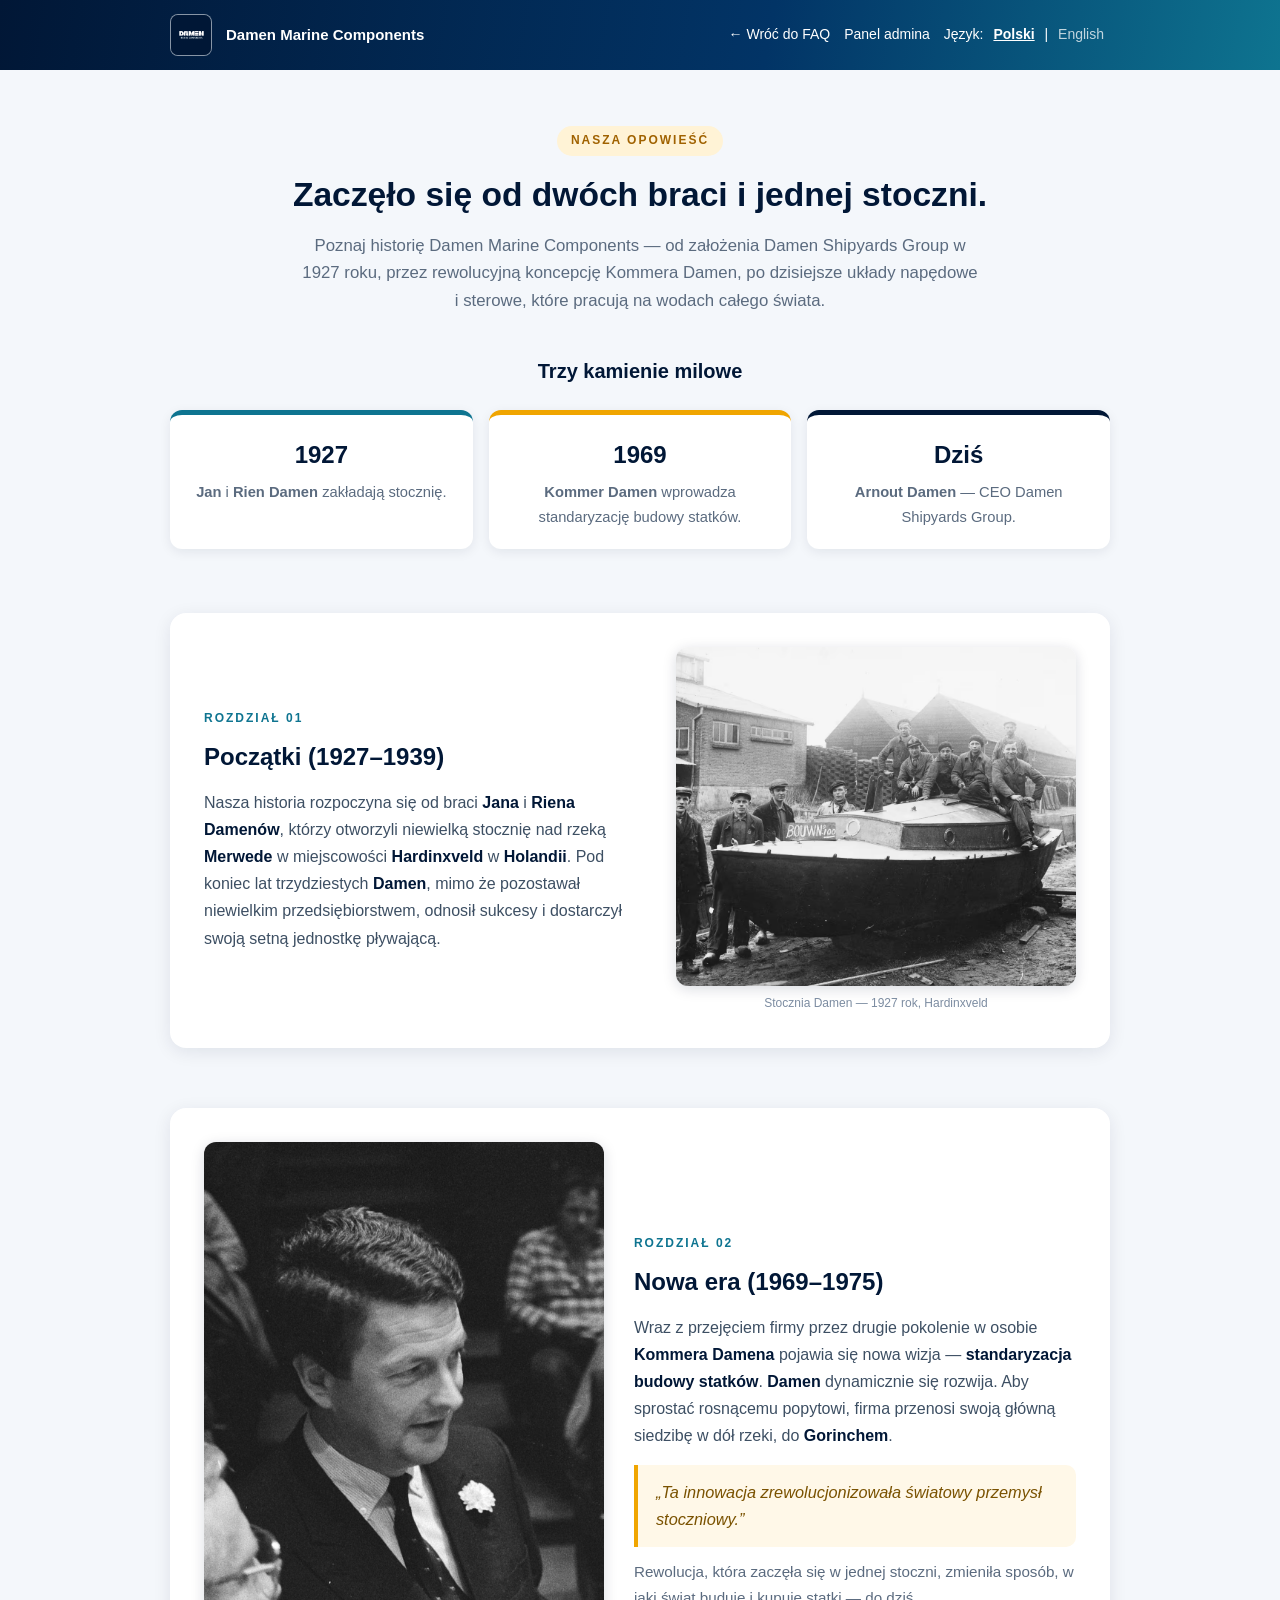
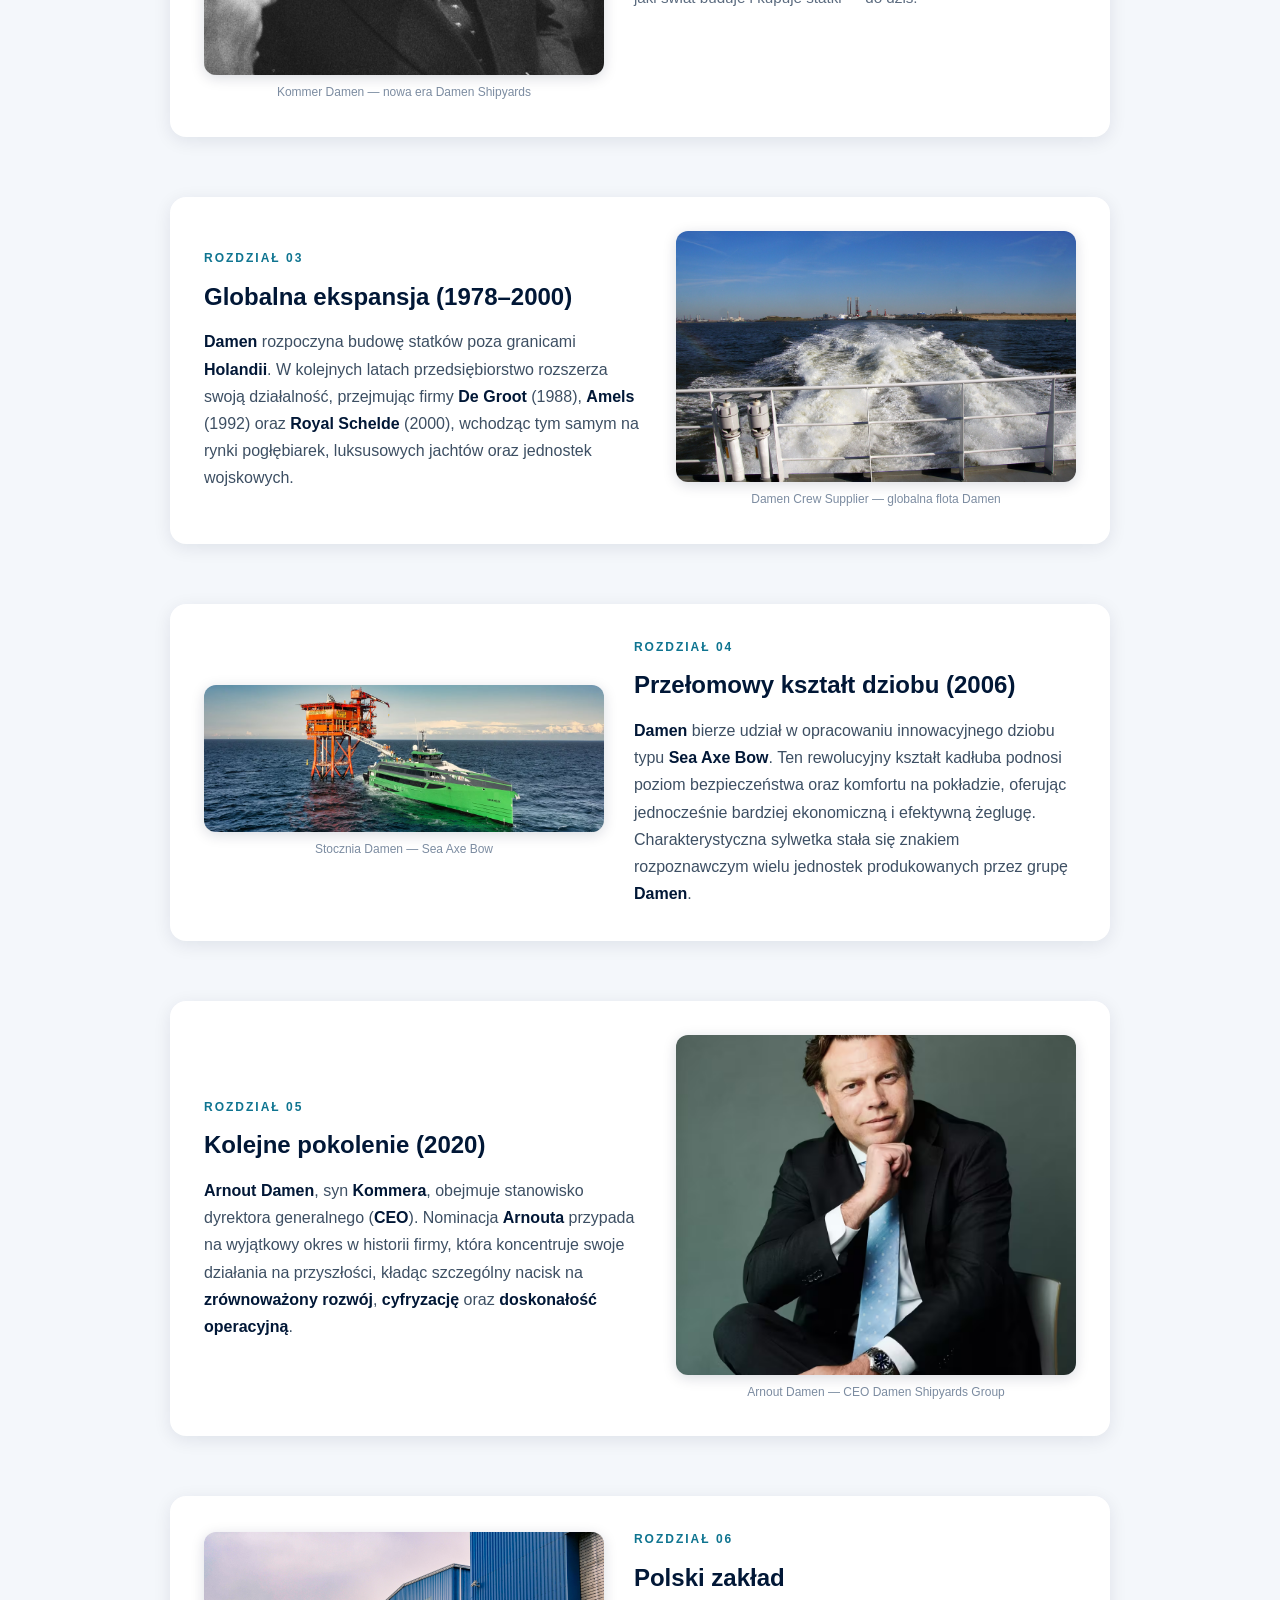
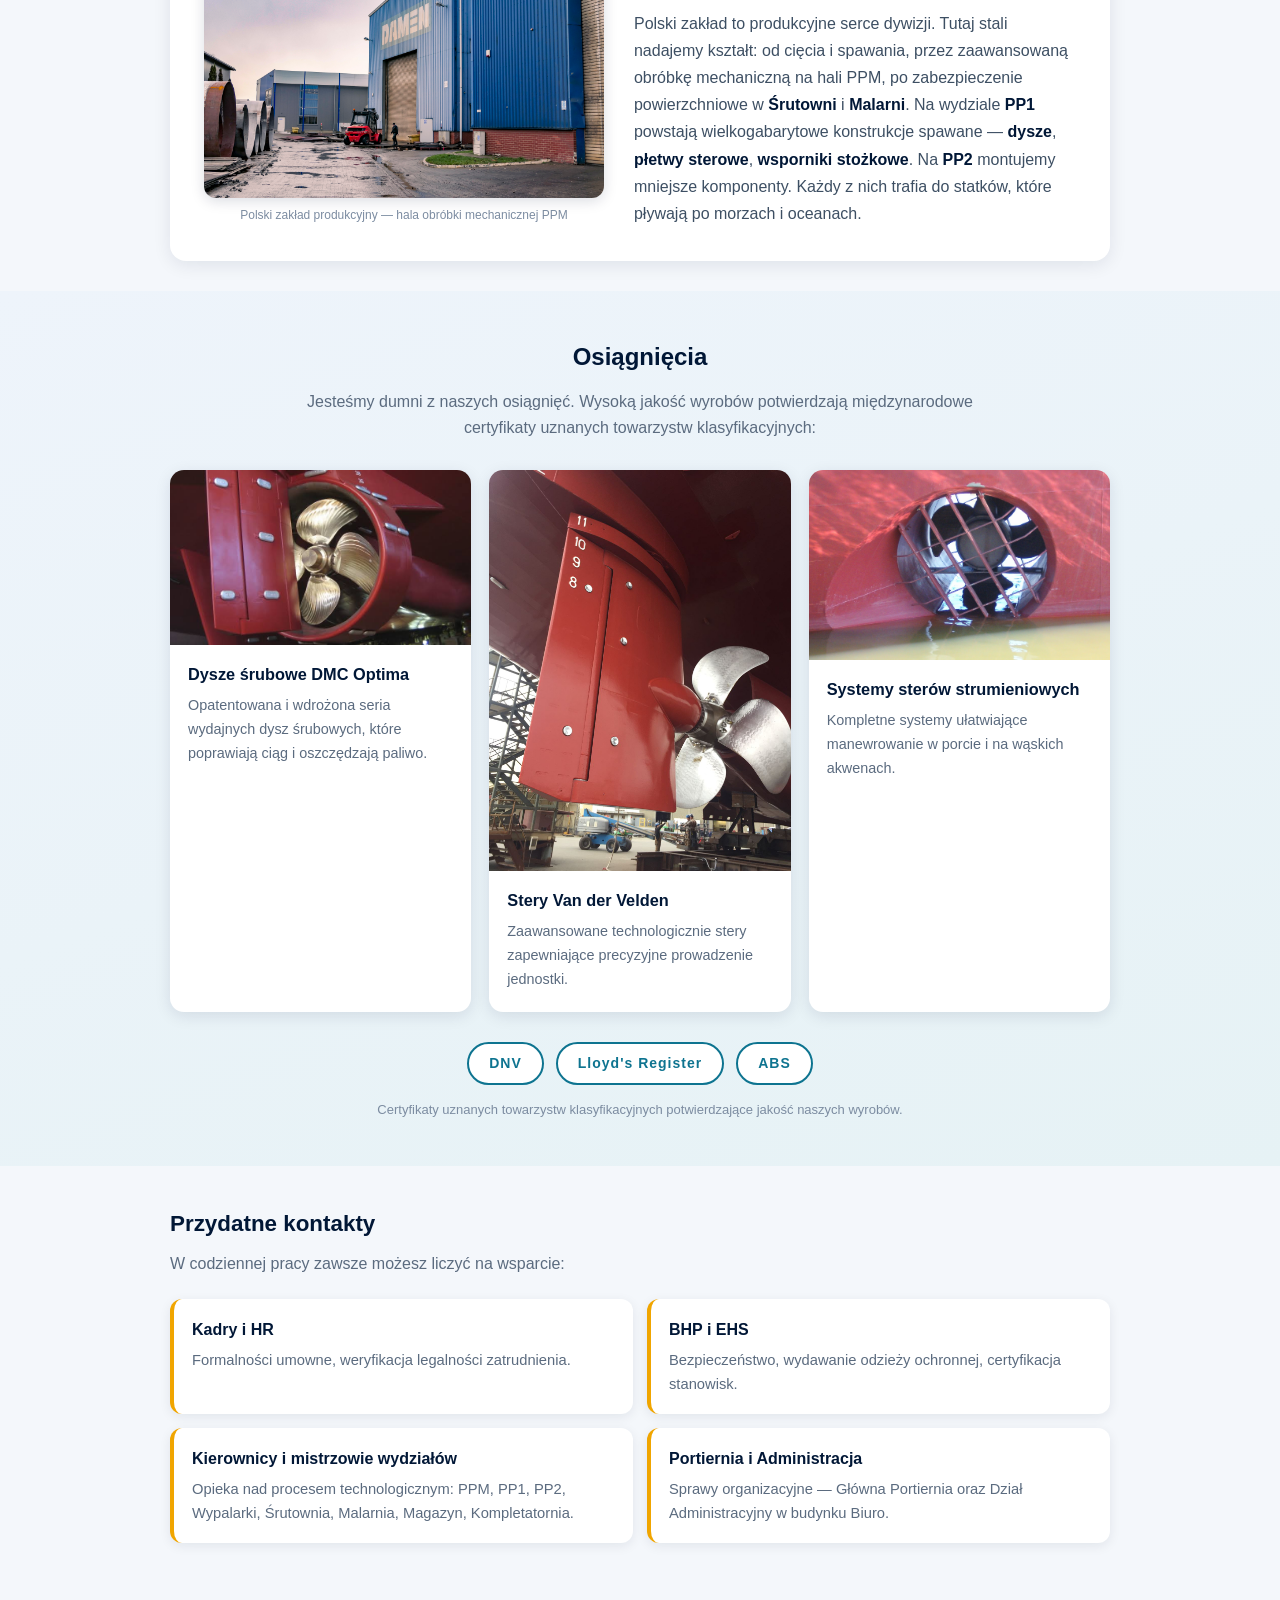
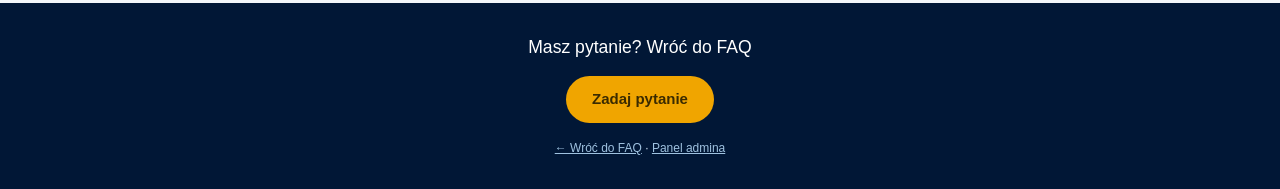
<file: o-damen.html>
<!DOCTYPE html>
<html lang="pl">
<head>
    <meta charset="UTF-8">
    <meta name="viewport" content="width=device-width, initial-scale=1.0">
    <meta name="description" content="Opowieść o Damen Marine Components — historia Damen Shipyards Group, prezesi, polski zakład i osiągnięcia: dysze DMC Optima, stery Van der Velden, systemy sterów strumieniowych.">
    <title>O Damen Marine Components — Nasza opowieść</title>
    <style>
        * { box-sizing: border-box; margin: 0; padding: 0; }

        body {
            font-family: Arial, sans-serif;
            background: #f4f7fb;
            color: #2b3a4a;
            line-height: 1.65;
        }

        a { color: #011736; }

        /* ── Pasek górny ── */
        .topbar {
            background: linear-gradient(100deg, #011736 0%, #023466 60%, #0e7490 100%);
            color: #fff;
            padding: 14px 0;
        }
        .topbar-inner {
            max-width: 980px;
            margin: 0 auto;
            padding: 0 20px;
            display: flex;
            align-items: center;
            gap: 14px;
            flex-wrap: wrap;
        }
        .topbar .logo-badge {
            height: 42px;
            width: 42px;
            background: rgba(255, 255, 255, 0.14);
            border: 1px solid rgba(255, 255, 255, 0.45);
            border-radius: 8px;
            display: flex;
            align-items: center;
            justify-content: center;
            flex-shrink: 0;
            overflow: hidden;
        }
        .topbar .logo-badge img {
            width: 100%;
            height: 100%;
            object-fit: contain;
        }
        .topbar .site-name { font-size: 15px; font-weight: bold; }
        .topbar .top-links { margin-left: auto; display: flex; align-items: center; gap: 14px; flex-wrap: wrap; }
        .topbar a { color: #fff; text-decoration: none; font-size: 14px; border-bottom: 1px solid transparent; }
        .topbar a:hover { border-bottom-color: #fff; }
        .lang-toggle { font-size: 14px; }
        .lang-toggle .lang-btn {
            background: none; border: none; color: #fff; cursor: pointer;
            font-size: 14px; padding: 2px 6px; opacity: 0.75;
        }
        .lang-toggle .lang-btn.active { opacity: 1; font-weight: bold; text-decoration: underline; }

        /* ── Hero ── */
        .hero {
            max-width: 980px;
            margin: 0 auto;
            padding: 56px 20px 30px;
            text-align: center;
        }
        .hero .kicker {
            display: inline-block;
            background: #fff3d6;
            color: #a06200;
            font-size: 12px;
            font-weight: bold;
            letter-spacing: 2px;
            padding: 5px 14px;
            border-radius: 999px;
            margin-bottom: 18px;
        }
        .hero h1 {
            font-size: 2.1rem;
            color: #011736;
            line-height: 1.25;
            max-width: 760px;
            margin: 0 auto 16px;
        }
        .hero p {
            max-width: 680px;
            margin: 0 auto;
            color: #5b6b7f;
            font-size: 1.05rem;
        }

        /* ── Oś czasu ── */
        .timeline { max-width: 980px; margin: 0 auto; padding: 10px 20px 34px; }
        .timeline h2 { text-align: center; color: #011736; font-size: 1.25rem; margin-bottom: 22px; }
        .timeline-grid {
            display: grid;
            grid-template-columns: repeat(3, 1fr);
            gap: 16px;
        }
        .tl-card {
            background: #fff;
            border-radius: 12px;
            padding: 20px 18px;
            border-top: 5px solid #0e7490;
            box-shadow: 0 3px 12px rgba(1, 23, 54, 0.08);
            text-align: center;
        }
        .tl-card:nth-child(2) { border-top-color: #f0a500; }
        .tl-card:nth-child(3) { border-top-color: #011736; }
        .tl-year {
            font-size: 1.5rem;
            font-weight: bold;
            color: #011736;
            margin-bottom: 6px;
        }
        .tl-card p { font-size: 0.92rem; color: #5b6b7f; }

        /* ── Rozdziały ── */
        .chapter { max-width: 980px; margin: 0 auto; padding: 30px 20px; }
        .chapter-inner {
            background: #fff;
            border-radius: 16px;
            box-shadow: 0 4px 18px rgba(1, 23, 54, 0.09);
            display: grid;
            grid-template-columns: 1.05fr 0.95fr;
            gap: 30px;
            padding: 34px;
            align-items: center;
            opacity: 0;
            transform: translateY(20px);
            animation: fadeInUp 0.6s ease-out forwards;
        }
        .chapter:nth-child(2) .chapter-inner { animation-delay: 0.1s; }
        .chapter:nth-child(3) .chapter-inner { animation-delay: 0.2s; }
        .chapter:nth-child(4) .chapter-inner { animation-delay: 0.3s; }
        .chapter:nth-child(5) .chapter-inner { animation-delay: 0.4s; }
        .chapter:nth-child(6) .chapter-inner { animation-delay: 0.5s; }

        @keyframes fadeInUp {
            from { opacity: 0; transform: translateY(20px); }
            to { opacity: 1; transform: translateY(0); }
        }
        .chapter:nth-of-type(even) .chapter-inner { direction: rtl; }
        .chapter:nth-of-type(even) .chapter-inner > * { direction: ltr; }

        .chapter .ch-num {
            font-size: 12px;
            font-weight: bold;
            letter-spacing: 2px;
            color: #0e7490;
            text-transform: uppercase;
            margin-bottom: 8px;
        }
        .chapter h2 { color: #011736; font-size: 1.5rem; margin-bottom: 12px; }
        .chapter p { color: #3d4f63; font-size: 1rem; line-height: 1.7; }
        .chapter p strong { color: #011736; font-weight: 700; }

        .chapter blockquote {
            margin: 16px 0 4px;
            padding: 14px 18px;
            background: #fff8e8;
            border-left: 4px solid #f0a500;
            border-radius: 0 10px 10px 0;
            color: #7a5200;
            font-style: italic;
            font-size: 1.02rem;
        }
        .chapter .ch-after { margin-top: 12px; font-size: 0.95rem; color: #5b6b7f; }

        .chapter figure { margin: 0; }
        .chapter figure img {
            width: 100%;
            display: block;
            border-radius: 12px;
            box-shadow: 0 3px 14px rgba(1, 23, 54, 0.15);
        }
        .chapter figcaption {
            font-size: 12px;
            color: #7c8ca1;
            text-align: center;
            margin-top: 8px;
        }

        /* ── Osiągnięcia / produkty ── */
        .products { background: linear-gradient(160deg, #eef4fb 0%, #e6f2f5 100%); }
        .products-inner { max-width: 980px; margin: 0 auto; padding: 46px 20px; }
        .products h2 { color: #011736; font-size: 1.5rem; margin-bottom: 12px; text-align: center; }
        .products .lead { text-align: center; color: #5b6b7f; max-width: 720px; margin: 0 auto 28px; font-size: 1rem; }
        .product-grid {
            display: grid;
            grid-template-columns: repeat(3, 1fr);
            gap: 18px;
        }
        .product-card {
            background: #fff;
            border-radius: 14px;
            overflow: hidden;
            box-shadow: 0 4px 16px rgba(1, 23, 54, 0.10);
            transition: transform 0.2s;
        }
        .product-card:hover { transform: translateY(-4px); }
        .product-card img { width: 100%; display: block; }
        .product-card .p-body { padding: 16px 18px 20px; }
        .product-card h3 { color: #011736; font-size: 1.02rem; margin-bottom: 6px; }
        .product-card p { color: #5b6b7f; font-size: 0.9rem; }

        .certs {
            display: flex;
            flex-wrap: wrap;
            justify-content: center;
            gap: 12px;
            margin-top: 30px;
        }
        .cert-badge {
            background: #fff;
            border: 2px solid #0e7490;
            color: #0e7490;
            font-weight: bold;
            letter-spacing: 1px;
            padding: 8px 20px;
            border-radius: 999px;
            font-size: 14px;
        }
        .cert-note { text-align: center; margin-top: 14px; font-size: 13px; color: #7c8ca1; }

        /* ── Kontakty ── */
        .contacts { max-width: 980px; margin: 0 auto; padding: 40px 20px; }
        .contacts h2 { color: #011736; font-size: 1.4rem; margin-bottom: 8px; }
        .contacts .lead { color: #5b6b7f; margin-bottom: 22px; }
        .contact-grid { display: grid; grid-template-columns: repeat(2, 1fr); gap: 14px; }
        .contact-card {
            background: #fff;
            border-radius: 12px;
            padding: 18px;
            border-left: 4px solid #f0a500;
            box-shadow: 0 3px 12px rgba(1, 23, 54, 0.08);
        }
        .contact-card h3 { color: #011736; font-size: 1rem; margin-bottom: 4px; }
        .contact-card p { color: #5b6b7f; font-size: 0.92rem; }

        /* ── Stopka ── */
        footer {
            margin-top: 20px;
            background: #011736;
            color: #cfe0f2;
            text-align: center;
            padding: 30px 20px;
        }
        footer .f-q { font-size: 1.1rem; color: #fff; margin-bottom: 14px; }
        footer a.f-btn {
            display: inline-block;
            background: #f0a500;
            color: #3a2b00;
            font-weight: bold;
            text-decoration: none;
            padding: 11px 26px;
            border-radius: 999px;
            font-size: 15px;
            transition: background 0.2s;
        }
        footer a.f-btn:hover { background: #ffc233; }
        footer .f-meta { margin-top: 16px; font-size: 12px; }
        footer .f-meta a { color: #9fc2e0; }

        @media (max-width: 760px) {
            .timeline-grid, .product-grid, .contact-grid { grid-template-columns: 1fr; }
            .chapter-inner { grid-template-columns: 1fr; padding: 24px; }
            .hero h1 { font-size: 1.6rem; }
        }
    </style>
</head>
<body>

    <header class="topbar">
        <div class="topbar-inner">
            <div class="logo-badge"><img src="images/Damen Marine logo.png" alt="Damen Marine Components"></div>
            <div class="site-name">Damen Marine Components</div>
            <div class="top-links">
                <a href="index.html" data-i18n="nav_faq">← Wróć do FAQ</a>
                <a href="admin.html" data-i18n="nav_admin">Panel admina</a>
                <span class="lang-toggle">
                    <span data-i18n="lang_label">Język:</span>
                    <button type="button" class="lang-btn active" data-lang="pl">Polski</button> |
                    <button type="button" class="lang-btn" data-lang="en">English</button>
                </span>
            </div>
        </div>
    </header>

    <section class="hero">
        <span class="kicker" data-i18n="kicker">NASZA OPOWIEŚĆ</span>
        <h1 data-i18n="hero_title">Zaczęło się od dwóch braci i jednej stoczni.</h1>
        <p data-i18n="hero_sub">Poznaj historię Damen Marine Components — od założenia Damen Shipyards Group w 1927 roku, przez rewolucyjną koncepcję Kommera Damen, po dzisiejsze układy napędowe i sterowe, które pracują na wodach całego świata.</p>
    </section>

    <section class="timeline">
        <h2 data-i18n="timeline_title">Trzy kamienie milowe</h2>
        <div class="timeline-grid">
            <div class="tl-card">
                <div class="tl-year">1927</div>
                <p data-i18n="tl_1927">Bracia Jan i Marinus Damen zakładają stocznię.</p>
            </div>
            <div class="tl-card">
                <div class="tl-year">1969</div>
                <p data-i18n="tl_1969">Kommer Damen wprowadza modułową budowę i standaryzację kadłubów.</p>
            </div>
            <div class="tl-card">
                <div class="tl-year">Dziś</div>
                <p data-i18n="tl_today">Arnout Damen — CEO Damen Shipyards Group.</p>
            </div>
        </div>
    </section>

    <article class="chapter">
        <div class="chapter-inner">
            <div>
                <div class="ch-num" data-i18n="ch1_num">Rozdział 01</div>
                <h2 data-i18n="ch1_title">Początki (1927–1939)</h2>
                <p data-i18n="ch1_text">Nasza historia rozpoczyna się od braci <strong>Jana</strong> i <strong>Riena Damenów</strong>, którzy otworzyli niewielką stocznię nad rzeką <strong>Merwede</strong> w miejscowości <strong>Hardinxveld</strong> w <strong>Holandii</strong>. Pod koniec lat trzydziestych <strong>Damen</strong>, mimo że pozostawał niewielkim przedsiębiorstwem, odnosił sukcesy i dostarczył swoją setną jednostkę pływającą.</p>
            </div>
            <figure>
                <img src="images/Damen 1927.avif" alt="Stocznia Damen — 1927 rok, Hardinxveld">
                <figcaption data-i18n="ch1_img_cap">Stocznia Damen — 1927 rok, Hardinxveld</figcaption>
            </figure>
        </div>
    </article>

    <article class="chapter">
        <div class="chapter-inner">
            <div>
                <div class="ch-num" data-i18n="ch2_num">Rozdział 02</div>
                <h2 data-i18n="ch2_title">Nowa era (1969–1975)</h2>
                <p data-i18n="ch2_text">Wraz z przejęciem firmy przez drugie pokolenie w osobie <strong>Kommera Damena</strong> pojawia się nowa wizja — <strong>standaryzacja budowy statków</strong>. <strong>Damen</strong> dynamicznie się rozwija. Aby sprostać rosnącemu popytowi, firma przenosi swoją główną siedzibę w dół rzeki, do <strong>Gorinchem</strong>.</p>
                <blockquote data-i18n="ch2_quote">„Ta innowacja zrewolucjonizowała światowy przemysł stoczniowy.”</blockquote>
                <p class="ch-after" data-i18n="ch2_after">Rewolucja, która zaczęła się w jednej stoczni, zmieniła sposób, w jaki świat buduje i kupuje statki — do dziś.</p>
            </div>
            <figure>
                <img src="images/kommer-damen.jpg" alt="Kommer Damen — nowa era Damen Shipyards">
                <figcaption data-i18n="ch2_img_cap">Kommer Damen — nowa era Damen Shipyards</figcaption>
            </figure>
        </div>
    </article>

    <article class="chapter">
        <div class="chapter-inner">
            <div>
                <div class="ch-num" data-i18n="ch3_num">Rozdział 03</div>
                <h2 data-i18n="ch3_title">Globalna ekspansja (1978–2000)</h2>
                <p data-i18n="ch3_text"><strong>Damen</strong> rozpoczyna budowę statków poza granicami <strong>Holandii</strong>. W kolejnych latach przedsiębiorstwo rozszerza swoją działalność, przejmując firmy <strong>De Groot</strong> (1988), <strong>Amels</strong> (1992) oraz <strong>Royal Schelde</strong> (2000), wchodząc tym samym na rynki pogłębiarek, luksusowych jachtów oraz jednostek wojskowych.</p>
            </div>
            <figure>
                <img src="images/damen-tugboat.jpg" alt="Damen Crew Supplier — globalna flota Damen">
                <figcaption data-i18n="ch3_img_cap">Damen Crew Supplier — globalna flota Damen</figcaption>
            </figure>
        </div>
    </article>

    <article class="chapter">
        <div class="chapter-inner">
            <div>
                <div class="ch-num" data-i18n="ch4_num">Rozdział 04</div>
                <h2 data-i18n="ch4_title">Przełomowy kształt dziobu (2006)</h2>
                <p data-i18n="ch4_text"><strong>Damen</strong> bierze udział w opracowaniu innowacyjnego dziobu typu <strong>Sea Axe Bow</strong>. Ten rewolucyjny kształt kadłuba podnosi poziom bezpieczeństwa oraz komfortu na pokładzie, oferując jednocześnie bardziej ekonomiczną i efektywną żeglugę. Charakterystyczna sylwetka stała się znakiem rozpoznawczym wielu jednostek produkowanych przez grupę <strong>Damen</strong>.</p>
            </div>
            <figure>
                <img src="images/Sea axe bow.avif" alt="Stocznia Damen — Sea Axe Bow">
                <figcaption data-i18n="ch4_img_cap">Stocznia Damen — Sea Axe Bow</figcaption>
            </figure>
        </div>
    </article>

    <article class="chapter">
        <div class="chapter-inner">
            <div>
                <div class="ch-num" data-i18n="ch5_num">Rozdział 05</div>
                <h2 data-i18n="ch5_title">Kolejne pokolenie (2020)</h2>
                <p data-i18n="ch5_text"><strong>Arnout Damen</strong>, syn <strong>Kommera</strong>, obejmuje stanowisko dyrektora generalnego (<strong>CEO</strong>). Nominacja <strong>Arnouta</strong> przypada na wyjątkowy okres w historii firmy, która koncentruje swoje działania na przyszłości, kładąc szczególny nacisk na <strong>zrównoważony rozwój</strong>, <strong>cyfryzację</strong> oraz <strong>doskonałość operacyjną</strong>.</p>
            </div>
            <figure>
                <img src="images/Arnout-Damen-06.avif" alt="Arnout Damen — CEO Damen Shipyards Group">
                <figcaption data-i18n="ch5_img_cap">Arnout Damen — CEO Damen Shipyards Group</figcaption>
            </figure>
        </div>
    </article>

    <article class="chapter">
        <div class="chapter-inner">
            <div>
                <div class="ch-num" data-i18n="ch6_num">Rozdział 06</div>
                <h2 data-i18n="ch6_title">Polski zakład</h2>
                <p data-i18n="ch6_text">Polski zakład to produkcyjne serce dywizji. Tutaj stali nadajemy kształt: od cięcia i spawania, przez zaawansowaną obróbkę mechaniczną na hali PPM, po zabezpieczenie powierzchniowe w <strong>Śrutowni</strong> i <strong>Malarni</strong>. Na wydziale <strong>PP1</strong> powstają wielkogabarytowe konstrukcje spawane — <strong>dysze</strong>, <strong>płetwy sterowe</strong>, <strong>wsporniki stożkowe</strong>. Na <strong>PP2</strong> montujemy mniejsze komponenty. Każdy z nich trafia do statków, które pływają po morzach i oceanach.</p>
            </div>
            <figure>
                <img src="images/Hala 20 Damen.jpg" alt="Polski zakład produkcyjny — hala PPM">
                <figcaption data-i18n="ch6_img_cap">Polski zakład produkcyjny — hala obróbki mechanicznej PPM</figcaption>
            </figure>
        </div>
    </article>

    <section class="products">
        <div class="products-inner">
            <h2 data-i18n="ch7_title">Osiągnięcia</h2>
            <p class="lead" data-i18n="ch7_text">Jesteśmy dumni z naszych osiągnięć. Wysoką jakość wyrobów potwierdzają międzynarodowe certyfikaty uznanych towarzystw klasyfikacyjnych:</p>
            <div class="product-grid">
                <div class="product-card">
                    <img src="images/Optima.jpg" alt="Dysze śrubowe DMC Optima">
                    <div class="p-body">
                        <h3 data-i18n="prod1_title">Dysze śrubowe DMC Optima</h3>
                        <p data-i18n="prod1_desc">Opatentowana i wdrożona seria wydajnych dysz śrubowych, które poprawiają ciąg i oszczędzają paliwo.</p>
                    </div>
                </div>
                <div class="product-card">
                    <img src="images/Damen-High-Lift-Barke-Flap-Rudder-with-bulb-11.jpg" alt="Stery Van der Velden">
                    <div class="p-body">
                        <h3 data-i18n="prod2_title">Stery Van der Velden</h3>
                        <p data-i18n="prod2_desc">Zaawansowane technologicznie stery zapewniające precyzyjne prowadzenie jednostki.</p>
                    </div>
                </div>
                <div class="product-card">
                    <img src="images/Brosen_bowthruster_pharos.jpg" alt="Systemy sterów strumieniowych">
                    <div class="p-body">
                        <h3 data-i18n="prod3_title">Systemy sterów strumieniowych</h3>
                        <p data-i18n="prod3_desc">Kompletne systemy ułatwiające manewrowanie w porcie i na wąskich akwenach.</p>
                    </div>
                </div>
            </div>
            <div class="certs">
                <span class="cert-badge">DNV</span>
                <span class="cert-badge">Lloyd's Register</span>
                <span class="cert-badge">ABS</span>
            </div>
            <p class="cert-note" data-i18n="cert_note">Certyfikaty uznanych towarzystw klasyfikacyjnych potwierdzające jakość naszych wyrobów.</p>
        </div>
    </section>

    <section class="contacts">
        <h2 data-i18n="contacts_title">Przydatne kontakty</h2>
        <p class="lead" data-i18n="contacts_lead">W codziennej pracy zawsze możesz liczyć na wsparcie:</p>
        <div class="contact-grid">
            <div class="contact-card">
                <h3 data-i18n="c1_t">Kadry i HR</h3>
                <p data-i18n="c1_d">Formalności umowne, weryfikacja legalności zatrudnienia.</p>
            </div>
            <div class="contact-card">
                <h3 data-i18n="c2_t">BHP i EHS</h3>
                <p data-i18n="c2_d">Bezpieczeństwo, wydawanie odzieży ochronnej, certyfikacja stanowisk.</p>
            </div>
            <div class="contact-card">
                <h3 data-i18n="c3_t">Kierownicy i mistrzowie wydziałów</h3>
                <p data-i18n="c3_d">Opieka nad procesem technologicznym: PPM, PP1, PP2, Wypalarki, Śrutownia, Malarnia, Magazyn, Kompletatornia.</p>
            </div>
            <div class="contact-card">
                <h3 data-i18n="c4_t">Portiernia i Administracja</h3>
                <p data-i18n="c4_d">Sprawy organizacyjne — Główna Portiernia oraz Dział Administracyjny w budynku Biuro.</p>
            </div>
        </div>
    </section>

    <footer>
        <p class="f-q" data-i18n="footer_question">Masz pytanie? Wróć do FAQ</p>
        <a class="f-btn" href="index.html" data-i18n="footer_cta">Zadaj pytanie</a>
        <p class="f-meta"><a href="index.html" data-i18n="nav_faq2">← Wróć do FAQ</a> · <a href="admin.html" data-i18n="nav_admin2">Panel admina</a></p>
    </footer>

    <script>
        // Dwujęzyczna treść strony — PL domyślnie, wybór zapamiętany w przeglądarce.
        const I18N = {
            pl: {
                html_lang: 'pl',
                title: 'O Damen Marine Components — Nasza opowieść',
                lang_label: 'Język:',
                nav_faq: '← Wróć do FAQ',
                nav_faq2: '← Wróć do FAQ',
                nav_admin: 'Panel admina',
                nav_admin2: 'Panel admina',
                kicker: 'NASZA OPOWIEŚĆ',
                hero_title: 'Zaczęło się od dwóch braci i jednej stoczni.',
                hero_sub: 'Poznaj historię Damen Marine Components — od założenia Damen Shipyards Group w 1927 roku, przez rewolucyjną koncepcję Kommera Damen, po dzisiejsze układy napędowe i sterowe, które pracują na wodach całego świata.',
                timeline_title: 'Trzy kamienie milowe',
                tl_1927: '<strong>Jan</strong> i <strong>Rien Damen</strong> zakładają stocznię.',
                tl_1969: '<strong>Kommer Damen</strong> wprowadza standaryzację budowy statków.',
                tl_today: '<strong>Arnout Damen</strong> — CEO Damen Shipyards Group.',
                ch1_num: 'Rozdział 01',
                ch1_title: 'Początki (1927–1939)',
                ch1_text: 'Nasza historia rozpoczyna się od braci <strong>Jana</strong> i <strong>Riena Damenów</strong>, którzy otworzyli niewielką stocznię nad rzeką <strong>Merwede</strong> w miejscowości <strong>Hardinxveld</strong> w <strong>Holandii</strong>. Pod koniec lat trzydziestych <strong>Damen</strong>, mimo że pozostawał niewielkim przedsiębiorstwem, odnosił sukcesy i dostarczył swoją setną jednostkę pływającą.',
                ch1_img_cap: 'Stocznia Damen — 1927 rok, Hardinxveld',
                ch2_num: 'Rozdział 02',
                ch2_title: 'Nowa era (1969–1975)',
                ch2_text: 'Wraz z przejęciem firmy przez drugie pokolenie w osobie <strong>Kommera Damena</strong> pojawia się nowa wizja — <strong>standaryzacja budowy statków</strong>. <strong>Damen</strong> dynamicznie się rozwija. Aby sprostać rosnącemu popytowi, firma przenosi swoją główną siedzibę w dół rzeki, do <strong>Gorinchem</strong>.',
                ch2_quote: '„Ta innowacja zrewolucjonizowała światowy przemysł stoczniowy.”',
                ch2_after: 'Rewolucja, która zaczęła się w jednej stoczni, zmieniła sposób, w jaki świat buduje i kupuje statki — do dziś.',
                ch2_img_cap: 'Kommer Damen — nowa era Damen Shipyards',
                ch3_num: 'Rozdział 03',
                ch3_title: 'Globalna ekspansja (1978–2000)',
                ch3_text: '<strong>Damen</strong> rozpoczyna budowę statków poza granicami <strong>Holandii</strong>. W kolejnych latach przedsiębiorstwo rozszerza swoją działalność, przejmując firmy <strong>De Groot</strong> (1988), <strong>Amels</strong> (1992) oraz <strong>Royal Schelde</strong> (2000), wchodząc tym samym na rynki pogłębiarek, luksusowych jachtów oraz jednostek wojskowych.',
                ch3_img_cap: 'Damen Crew Supplier — globalna flota Damen',
                ch4_num: 'Rozdział 04',
                ch4_title: 'Przełomowy kształt dziobu (2006)',
                ch4_text: '<strong>Damen</strong> bierze udział w opracowaniu innowacyjnego dziobu typu <strong>Sea Axe Bow</strong>. Ten rewolucyjny kształt kadłuba podnosi poziom bezpieczeństwa oraz komfortu na pokładzie, oferując jednocześnie bardziej ekonomiczną i efektywną żeglugę. Charakterystyczna sylwetka stała się znakiem rozpoznawczym wielu jednostek produkowanych przez grupę <strong>Damen</strong>.',
                ch4_img_cap: 'Stocznia Damen — Sea Axe Bow',
                ch5_num: 'Rozdział 05',
                ch5_title: 'Kolejne pokolenie (2020)',
                ch5_text: '<strong>Arnout Damen</strong>, syn <strong>Kommera</strong>, obejmuje stanowisko dyrektora generalnego (<strong>CEO</strong>). Nominacja <strong>Arnouta</strong> przypada na wyjątkowy okres w historii firmy, która koncentruje swoje działania na przyszłości, kładąc szczególny nacisk na <strong>zrównoważony rozwój</strong>, <strong>cyfryzację</strong> oraz <strong>doskonałość operacyjną</strong>.',
                ch5_img_cap: 'Arnout Damen — CEO Damen Shipyards Group',
                ch6_num: 'Rozdział 06',
                ch6_title: 'Polski zakład',
                ch6_text: 'Polski zakład to produkcyjne serce dywizji. Tutaj stali nadajemy kształt: od cięcia i spawania, przez zaawansowaną obróbkę mechaniczną na hali PPM, po zabezpieczenie powierzchniowe w <strong>Śrutowni</strong> i <strong>Malarni</strong>. Na wydziale <strong>PP1</strong> powstają wielkogabarytowe konstrukcje spawane — <strong>dysze</strong>, <strong>płetwy sterowe</strong>, <strong>wsporniki stożkowe</strong>. Na <strong>PP2</strong> montujemy mniejsze komponenty. Każdy z nich trafia do statków, które pływają po morzach i oceanach.',
                ch6_img_cap: 'Polski zakład produkcyjny — hala obróbki mechanicznej PPM',
                ch7_title: 'Osiągnięcia',
                ch7_text: 'Jesteśmy dumni z naszych osiągnięć. Wysoką jakość wyrobów potwierdzają międzynarodowe certyfikaty uznanych towarzystw klasyfikacyjnych:',
                prod1_title: 'Dysze śrubowe DMC Optima',
                prod1_desc: 'Opatentowana i wdrożona seria wydajnych dysz śrubowych, które poprawiają ciąg i oszczędzają paliwo.',
                prod2_title: 'Stery Van der Velden',
                prod2_desc: 'Zaawansowane technologicznie stery zapewniające precyzyjne prowadzenie jednostki.',
                prod3_title: 'Systemy sterów strumieniowych',
                prod3_desc: 'Kompletne systemy ułatwiające manewrowanie w porcie i na wąskich akwenach.',
                cert_note: 'Certyfikaty uznanych towarzystw klasyfikacyjnych potwierdzające jakość naszych wyrobów.',
                contacts_title: 'Przydatne kontakty',
                contacts_lead: 'W codziennej pracy zawsze możesz liczyć na wsparcie:',
                c1_t: 'Kadry i HR',
                c1_d: 'Formalności umowne, weryfikacja legalności zatrudnienia.',
                c2_t: 'BHP i EHS',
                c2_d: 'Bezpieczeństwo, wydawanie odzieży ochronnej, certyfikacja stanowisk.',
                c3_t: 'Kierownicy i mistrzowie wydziałów',
                c3_d: 'Opieka nad procesem technologicznym: PPM, PP1, PP2, Wypalarki, Śrutownia, Malarnia, Magazyn, Kompletatornia.',
                c4_t: 'Portiernia i Administracja',
                c4_d: 'Sprawy organizacyjne — Główna Portiernia oraz Dział Administracyjny w budynku Biuro.',
                footer_question: 'Masz pytanie? Wróć do FAQ',
                footer_cta: 'Zadaj pytanie'
            },
            en: {
                html_lang: 'en',
                title: 'About Damen Marine Components — Our story',
                lang_label: 'Language:',
                nav_faq: '← Back to FAQ',
                nav_faq2: '← Back to FAQ',
                nav_admin: 'Admin panel',
                nav_admin2: 'Admin panel',
                kicker: 'OUR STORY',
                hero_title: 'It all began with two brothers and one shipyard.',
                hero_sub: 'Discover the story of Damen Marine Components — from the founding of Damen Shipyards Group in 1927, through Kommer Damen\'s revolutionary concept, to today\'s propulsion and steering systems working on waters all over the world.',
                timeline_title: 'Three milestones',
                tl_1927: '<strong>Jan</strong> and <strong>Rien Damen</strong> open a shipyard.',
                tl_1969: '<strong>Kommer Damen</strong> introduces standardised shipbuilding.',
                tl_today: '<strong>Arnout Damen</strong> — CEO of Damen Shipyards Group.',
                ch1_num: 'Chapter 01',
                ch1_title: 'Beginnings (1927–1939)',
                ch1_text: 'Our story begins with the brothers <strong>Jan</strong> and <strong>Rien Damen</strong> opening a small yard on the River <strong>Merwede</strong> in <strong>Hardinxveld</strong>, the <strong>Netherlands</strong>. By the end of the 1930s, though still a small concern, <strong>Damen</strong> was nonetheless successful and had delivered its 100th vessel.',
                ch1_img_cap: 'Damen shipyard — 1927, Hardinxveld',
                ch2_num: 'Chapter 02',
                ch2_title: 'A new era (1969–1975)',
                ch2_text: 'The second generation begins as <strong>Kommer Damen</strong> takes over the company with a new vision — <strong>standardised shipbuilding</strong>. <strong>Damen</strong> is on the move. To ensure its ability to meet growing demand, <strong>Damen</strong> moves its HQ down the river to <strong>Gorinchem</strong>.',
                ch2_quote: '"This innovation revolutionised the global shipbuilding industry."',
                ch2_after: 'A revolution that began in one shipyard changed the way the world builds and buys ships — to this day.',
                ch2_img_cap: 'Kommer Damen — a new era for Damen Shipyards',
                ch3_num: 'Chapter 03',
                ch3_title: 'Going global (1978–2000)',
                ch3_text: '<strong>Damen</strong> begins to construct vessels outside the <strong>Netherlands</strong>. Over the coming years, the company expands its operations, acquiring <strong>De Groot</strong> (1988), <strong>Amels</strong> (1992) and <strong>Royal Schelde</strong> (2000) entering the dredging, yachting and naval markets.',
                ch3_img_cap: 'Damen Crew Supplier — the global Damen fleet',
                ch4_num: 'Chapter 04',
                ch4_title: 'Taking a bow (2006)',
                ch4_text: '<strong>Damen</strong> is involved in the development of the <strong>Sea Axe Bow</strong>. This revolutionary hull form increases safety and onboard comfort and offers more efficient sailing. Its distinctive shape is a hallmark by which many <strong>Damen</strong> vessels can be recognised.',
                ch4_img_cap: 'Damen — Sea Axe Bow',
                ch5_num: 'Chapter 05',
                ch5_title: 'The next generation (2020)',
                ch5_text: '<strong>Arnout Damen</strong>, son of <strong>Kommer</strong>, becomes <strong>CEO</strong>. <strong>Arnout\'s</strong> appointment comes at an exciting time for the company as it aligns towards the future with a focus on <strong>sustainability</strong>, <strong>digitalisation</strong> and <strong>operational excellence</strong>.',
                ch5_img_cap: 'Arnout Damen — CEO of Damen Shipyards Group',
                ch6_num: 'Chapter 06',
                ch6_title: 'The Polish plant',
                ch6_text: 'The Polish plant is the production heart of the division. This is where we give steel its shape: from cutting and welding, through advanced mechanical processing in the PPM hall, to surface protection in the <strong>Shot Blasting</strong> and <strong>Painting</strong> departments (<strong>Śrutownia</strong> and <strong>Malarnia</strong>). In the <strong>PP1</strong> department large welded structures are made — <strong>nozzles</strong>, <strong>rudder blades</strong>, <strong>cone supports</strong>. In <strong>PP2</strong> we assemble smaller components. Every single one finds its way into ships sailing the seas and oceans.',
                ch6_img_cap: 'The Polish production plant — PPM machining hall',
                ch7_title: 'Achievements',
                ch7_text: 'We are proud of our achievements. The high quality of our products is confirmed by international certificates of recognised classification societies:',
                prod1_title: 'DMC Optima propeller nozzles',
                prod1_desc: 'A patented, implemented series of efficient propeller nozzles that improve thrust and save fuel.',
                prod2_title: 'Van der Velden rudders',
                prod2_desc: 'Technologically advanced rudders ensuring precise vessel handling.',
                prod3_title: 'Bow thruster systems',
                prod3_desc: 'Complete systems that make manoeuvring in port and narrow waterways easier.',
                cert_note: 'Certificates from recognised classification societies confirming the quality of our products.',
                contacts_title: 'Useful contacts',
                contacts_lead: 'In your daily work you can always count on support:',
                c1_t: 'HR & Payroll',
                c1_d: 'Contractual formalities, verification of the legality of employment.',
                c2_t: 'H&S and EHS',
                c2_d: 'Safety, issue of protective clothing, workstation certification.',
                c3_t: 'Department managers and foremen',
                c3_d: 'Supervision of the technological process: PPM, PP1, PP2, Cutting, Shot Blasting, Painting, Warehouse, Assembly.',
                c4_t: 'Gatehouse and Administration',
                c4_d: 'Organisational matters — the Main Gatehouse and the Administrative Department in the Office building.',
                footer_question: 'Have a question? Go back to the FAQ',
                footer_cta: 'Ask a question'
            }
        };

        // Klucze ktore moga zawierac HTML (np. <strong>text</strong> — pogrubienie)
        var HTML_KEYS = [
            'tl_1927','tl_1969','tl_today',
            'ch1_text','ch2_text','ch2_after','ch3_text','ch4_text','ch5_text','ch6_text','ch7_text'
        ];

        function applyLang(lang) {
            var t = I18N[lang] || I18N.pl;
            document.documentElement.lang = t.html_lang;
            document.title = t.title;
            document.querySelectorAll('[data-i18n]').forEach(function (el) {
                var key = el.getAttribute('data-i18n');
                if (t[key] !== undefined) {
                    if (HTML_KEYS.indexOf(key) !== -1) {
                        el.innerHTML = t[key];
                    } else {
                        el.textContent = t[key];
                    }
                }
            });
            document.querySelectorAll('.lang-btn').forEach(function (b) {
                b.classList.toggle('active', b.getAttribute('data-lang') === lang);
            });
            try { localStorage.setItem('dmc_lang', lang); } catch (e) { /* ignoruj */ }
        }

        document.addEventListener('DOMContentLoaded', function () {
            var lang = 'pl';
            try { lang = localStorage.getItem('dmc_lang') || 'pl'; } catch (e) { /* ignoruj */ }
            applyLang(lang);
            document.querySelectorAll('.lang-btn').forEach(function (b) {
                b.addEventListener('click', function () { applyLang(b.getAttribute('data-lang')); });
            });
        });
    </script>
</body>
</html>
</file>
<file: style.css>
/* ═══════════════════════════════════════════════════════════════════════════
   Damen FAQ — Technical Luxury Design System
   Deep Navy + Titanium + Arctic Blue + Glassmorphism
   ═══════════════════════════════════════════════════════════════════════════ */

:root {
    /* ── Damen Deep Navy palette ─────────────────────────────────────── */
    --navy-900: #011736;
    --navy-800: #021d45;
    --navy-700: #0a2d5e;
    --navy-600: #0d3a7a;
    --navy-500: #1e56a0;
    --navy-400: #3b7dd8;

    /* ── Titanium grays ─────────────────────────────────────────────── */
    --titanium-900: #1a202c;
    --titanium-800: #2d3748;
    --titanium-700: #4a5568;
    --titanium-600: #718096;
    --titanium-500: #a0aec0;
    --titanium-400: #cbd5e0;
    --titanium-300: #e2e8f0;
    --titanium-200: #edf2f7;
    --titanium-100: #f7fafc;

    /* ── Arctic blue accents ─────────────────────────────────────────── */
    --arctic-500: #60a5fa;
    --arctic-400: #93c5fd;
    --arctic-300: #bfdbfe;
    --arctic-glow: rgba(96, 165, 250, 0.25);

    /* ── Functional ──────────────────────────────────────────────────── */
    --success: #34d399;
    --danger: #f87171;
    --glass-bg: rgba(255, 255, 255, 0.06);
    --glass-border: rgba(255, 255, 255, 0.1);
    --glass-blur: 12px;
}

* { box-sizing: border-box; margin: 0; padding: 0; }

body {
    font-family: -apple-system, BlinkMacSystemFont, 'Segoe UI', Roboto, Arial, sans-serif;
    background: var(--navy-900);
    color: var(--titanium-200);
    min-height: 100vh;
    overflow-x: hidden;
}

/* ── Noise texture overlay ─────────────────────────────────────────────── */
body::before {
    content: '';
    position: fixed;
    top: 0; left: 0; right: 0; bottom: 0;
    background-image: url("data:image/svg+xml,%3Csvg viewBox='0 0 256 256' xmlns='http://www.w3.org/2000/svg'%3E%3Cfilter id='n'%3E%3CfeTurbulence type='fractalNoise' baseFrequency='0.9' numOctaves='4' stitchTiles='stitch'/%3E%3C/filter%3E%3Crect width='100%25' height='100%25' filter='url(%23n)' opacity='0.03'/%3E%3C/svg%3E");
    background-repeat: repeat;
    background-size: 256px 256px;
    pointer-events: none;
    z-index: 0;
}

/* ═══════════════════════════════════════════════════════════════════════════
   GLASSMORPHISM CARD SYSTEM
   ═══════════════════════════════════════════════════════════════════════════ */

.glass {
    background: var(--glass-bg);
    backdrop-filter: blur(var(--glass-blur));
    -webkit-backdrop-filter: blur(var(--glass-blur));
    border: 1px solid var(--glass-border);
    border-radius: 16px;
}

.glass-solid {
    background: rgba(255, 255, 255, 0.95);
    border: 1px solid var(--titanium-300);
    border-radius: 16px;
    color: var(--titanium-900);
}

/* ═══════════════════════════════════════════════════════════════════════════
   BENTO GRID LAYOUT
   ═══════════════════════════════════════════════════════════════════════════ */

.bento {
    display: grid;
    gap: 12px;
    padding: 0 16px;
}
.bento-2x2 {
    grid-template-columns: 1fr 1fr;
}
.bento-3col {
    grid-template-columns: 1fr 1fr 1fr;
}
.bento-span-2 { grid-column: span 2; }
.bento-span-full { grid-column: 1 / -1; }

/* ═══════════════════════════════════════════════════════════════════════════
   VERTICAL SIDEBAR (Desktop) / BOTTOM BAR (Mobile)
   ═══════════════════════════════════════════════════════════════════════════ */

.vsidebar {
    position: fixed;
    top: 16px; left: 16px;
    width: 64px;
    background: rgba(30, 41, 59, 0.9);
    backdrop-filter: blur(16px);
    -webkit-backdrop-filter: blur(16px);
    border: 1px solid rgba(56, 189, 248, 0.2);
    border-radius: 18px;
    z-index: 9990;
    display: flex;
    flex-direction: column;
    align-items: center;
    padding: 14px 0;
    gap: 4px;
    box-shadow: 4px 0 20px rgba(0, 0, 0, 0.35);
    transition: width 0.3s cubic-bezier(0.23, 1, 0.32, 1);
}
.vsidebar:hover {
    width: 180px;
}

.vs-logo {
    width: 40px; height: 40px;
    background: #38BDF8;
    border-radius: 10px;
    display: flex;
    align-items: center;
    justify-content: center;
    overflow: hidden;
    flex-shrink: 0;
    margin-bottom: 4px;
    text-decoration: none;
}
.vs-logo img { width: 100%; height: 100%; object-fit: contain; }
.vs-logo:hover { transform: scale(1.08); transition: transform 0.2s; }

.vs-divider {
    width: 32px;
    height: 1px;
    background: rgba(255,255,255,0.1);
    margin: 4px 0;
    flex-shrink: 0;
}

.vs-link {
    display: flex;
    align-items: center;
    gap: 12px;
    width: calc(100% - 12px);
    padding: 10px 14px;
    border-radius: 12px;
    color: #94A3B8;
    text-decoration: none;
    transition: all 0.2s;
    position: relative;
    overflow: hidden;
    white-space: nowrap;
}
.vs-link svg {
    flex-shrink: 0;
    width: 22px; height: 22px;
    min-width: 22px;
}
.vs-label {
    font-size: 13px;
    font-weight: 500;
    opacity: 0;
    transform: translateX(-8px);
    transition: opacity 0.25s, transform 0.25s;
    pointer-events: none;
}
.vsidebar:hover .vs-label {
    opacity: 1;
    transform: translateX(0);
    pointer-events: auto;
}

.vs-link:hover {
    background: rgba(255,255,255,0.06);
    color: #E2E8F0;
    transform: translateX(2px);
}
.vs-link.active {
    background: rgba(56, 189, 248, 0.12);
    color: #38BDF8;
}
.vs-link.active::before {
    content: '';
    position: absolute;
    left: 0; top: 20%; bottom: 20%;
    width: 3px;
    background: #38BDF8;
    border-radius: 0 3px 3px 0;
}

.vs-spacer {
    flex: 1;
}

/* ── More Options button + Context Menu ───────────────────────── */
.vs-more { cursor: pointer; }
.vs-context-menu {
    position: absolute;
    bottom: 56px;
    left: 50%;
    transform: translateX(-50%);
    min-width: 200px;
    background: #1E293B;
    border: 1px solid rgba(56, 189, 248, 0.2);
    border-radius: 14px;
    box-shadow: 0 12px 40px rgba(0, 0, 0, 0.5);
    padding: 6px;
    z-index: 99999;
    opacity: 0;
    pointer-events: none;
    transform-origin: bottom center;
    transition: opacity 0.2s ease, transform 0.2s ease;
}
.vs-context-menu.open {
    opacity: 1;
    pointer-events: all;
}
.vs-cm-item {
    display: flex;
    align-items: center;
    gap: 10px;
    padding: 10px 14px;
    border-radius: 10px;
    color: #CBD5E1;
    font-size: 13px;
    font-weight: 500;
    text-decoration: none;
    transition: background 0.15s;
}
.vs-cm-item:hover {
    background: rgba(56, 189, 248, 0.1);
    color: #38BDF8;
}

/* ── Floating Action Button ──────────────────────────────────────── */
.vs-fab {
    position: fixed;
    left: 28px;
    bottom: 96px;
    z-index: 110;
    width: 42px;
    height: 42px;
    border-radius: 50%;
    border: 1px solid rgba(56, 189, 248, 0.4);
    background: rgba(15, 23, 42, 0.85);
    backdrop-filter: blur(12px);
    -webkit-backdrop-filter: blur(12px);
    box-shadow: 0 4px 15px rgba(0, 0, 0, 0.35), 0 0 10px rgba(56, 189, 248, 0.2);
    color: #38BDF8;
    display: flex;
    align-items: center;
    justify-content: center;
    cursor: pointer;
    transition: transform 0.2s cubic-bezier(0.23, 1, 0.32, 1), box-shadow 0.2s;
}
.vs-fab:hover {
    transform: translateY(-2px) scale(1.05);
    box-shadow: 0 6px 20px rgba(0, 0, 0, 0.4), 0 0 16px rgba(56, 189, 248, 0.3);
}
.vs-fab:active {
    transform: scale(0.95);
}

/* Tooltip on hover (desktop only) */
.vsidebar:hover .vs-link[data-tip]::after {
    content: attr(data-tip);
    position: absolute;
    left: calc(100% + 12px);
    top: 50%;
    transform: translateY(-50%);
    background: #1E293B;
    color: #CBD5E1;
    font-size: 12px;
    font-weight: 500;
    padding: 5px 10px;
    border-radius: 8px;
    white-space: nowrap;
    pointer-events: none;
    opacity: 0;
    transition: opacity 0.2s;
    border: 1px solid rgba(56,189,248,0.15);
    z-index: 10;
}
.vsidebar:hover .vs-link[data-tip]:hover::after {
    opacity: 1;
}

/* ── Mobile: Bottom App Bar ──────────────────────────────────────── */
@media (max-width: 768px) {
    .vsidebar {
        position: fixed;
        top: auto; bottom: 0; left: 0; right: 0;
        width: 100%;
        height: 60px;
        flex-direction: row;
        justify-content: space-around;
        align-items: center;
        border-radius: 0;
        padding: 0 8px;
        gap: 0;
        border: none;
        border-top: 1px solid rgba(56, 189, 248, 0.15);
        box-shadow: 0 -4px 20px rgba(0, 0, 0, 0.4);
    }
    .vsidebar:hover { width: 100%; }
    .vs-logo, .vs-divider, .vs-spacer, .vs-more, .vs-context-menu, .vs-fab { display: none !important; }
    .vs-label { display: none !important; opacity: 0 !important; }
    .vs-link {
        width: auto;
        flex-direction: column;
        gap: 2px;
        padding: 8px 12px;
        font-size: 10px;
        transform: none !important;
    }
    .vs-link::before { display: none !important; }
    .vs-link::after { display: none !important; }
    .vs-link.active {
        background: rgba(56, 189, 248, 0.2);
        border-radius: 12px;
    }
    .vs-link svg { min-width: 22px; width: 22px; height: 22px; }
    .vs-link:hover { transform: none !important; background: rgba(255,255,255,0.06); }
}

/* ═══════════════════════════════════════════════════════════════════════════
   HEADER
   ═══════════════════════════════════════════════════════════════════════════ */

.container {
    max-width: 860px;
    margin: 0 auto;
    padding: 16px;
    position: relative;
    z-index: 1;
}

.header {
    position: relative;
    display: flex;
    align-items: center;
    gap: 12px;
    padding: 14px 16px;
    margin-bottom: 16px;
    background: var(--glass-bg);
    backdrop-filter: blur(var(--glass-blur));
    -webkit-backdrop-filter: blur(var(--glass-blur));
    border: 1px solid var(--glass-border);
    border-radius: 16px;
    overflow: hidden;
    z-index: 1;
}
.header > *:not(canvas) {
    position: relative;
    z-index: 2;
}

.logo-badge {
    height: 44px;
    width: 44px;
    background: var(--arctic-500);
    border-radius: 10px;
    display: flex;
    align-items: center;
    justify-content: center;
    overflow: hidden;
    flex-shrink: 0;
}
.logo-badge img { width: 100%; height: 100%; object-fit: contain; }
.logo-badge:hover { transform: scale(1.05); transition: transform 0.2s; }

.header-text h1 {
    font-size: 17px;
    font-weight: 700;
    color: #fff;
    letter-spacing: 0.3px;
}
.header-text .subtitle {
    font-size: 12px;
    color: var(--titanium-500);
    margin-top: 2px;
}

.admin-link {
    margin-left: auto;
    font-size: 12px;
    color: var(--titanium-400);
    text-decoration: none;
    padding: 6px 12px;
    border: 1px solid var(--glass-border);
    border-radius: 8px;
    white-space: nowrap;
    transition: all 0.2s;
    background: var(--glass-bg);
    backdrop-filter: blur(8px);
}
.admin-link:hover {
    background: rgba(255,255,255,0.1);
    color: #fff;
    border-color: var(--arctic-500);
}

/* ═══════════════════════════════════════════════════════════════════════════
   LANGUAGE SELECTOR
   ═══════════════════════════════════════════════════════════════════════════ */

.language-selector {
    display: flex;
    align-items: center;
    gap: 8px;
    margin-bottom: 16px;
    font-size: 13px;
    color: var(--titanium-500);
}
.language-selector a {
    color: var(--titanium-400);
    text-decoration: none;
    padding: 4px 10px;
    border-radius: 6px;
    transition: all 0.2s;
    font-size: 16px;
}
.language-selector a:hover { background: rgba(255,255,255,0.08); }
.language-selector a.active {
    background: var(--arctic-500);
    color: #fff;
    border-radius: 8px;
}

/* ═══════════════════════════════════════════════════════════════════════════
   SEARCH
   ═══════════════════════════════════════════════════════════════════════════ */

.search-area {
    margin-bottom: 16px;
}
.form-box {
    display: flex;
    gap: 8px;
    align-items: center;
    position: relative;
}
.form-box input[type="text"] {
    flex: 1;
    padding: 12px 16px;
    border: 1px solid var(--glass-border);
    border-radius: 12px;
    background: var(--glass-bg);
    backdrop-filter: blur(8px);
    color: #fff;
    font-size: 15px;
    outline: none;
    transition: border-color 0.2s, box-shadow 0.2s;
}
.form-box input::placeholder { color: var(--titanium-600); }
.form-box input:focus {
    border-color: var(--arctic-500);
    box-shadow: 0 0 0 3px var(--arctic-glow);
}
.form-box button {
    padding: 12px 20px;
    border: none;
    border-radius: 12px;
    font-size: 14px;
    font-weight: 600;
    cursor: pointer;
    transition: all 0.2s;
    flex-shrink: 0;
}
/* hero search buttons are styled inline in index.html */

/* ── Mobile: compact search bar ─────────────────────────────────── */
@media (max-width: 600px) {
    .form-box {
        gap: 6px;
    }
    .form-box input[type="text"] {
        flex: 1;
        min-width: 0;
        padding: 10px 40px 10px 14px;
        font-size: 14px;
        border-radius: 10px;
    }

}

/* Suggestions dropdown */
.suggestions {
    background: var(--navy-800);
    border: 1px solid var(--glass-border);
    border-radius: 12px;
    margin-top: 6px;
    overflow: hidden;
    box-shadow: 0 8px 30px rgba(0,0,0,0.3);
}
.suggestion-item {
    padding: 10px 16px;
    cursor: pointer;
    font-size: 14px;
    color: var(--titanium-300);
    border-bottom: 1px solid var(--glass-border);
    transition: background 0.15s;
}
.suggestion-item:last-child { border-bottom: none; }
.suggestion-item:hover, .suggestion-item.active {
    background: rgba(96, 165, 250, 0.1);
    color: var(--arctic-400);
}

/* ═══════════════════════════════════════════════════════════════════════════
   ANSWER BOX
   ═══════════════════════════════════════════════════════════════════════════ */

.answer {
    background: var(--glass-bg);
    backdrop-filter: blur(var(--glass-blur));
    border: 1px solid var(--glass-border);
    border-radius: 16px;
    padding: 20px;
    margin-bottom: 16px;
    animation: fadeSlideUp 0.3s ease;
}
.answer h3 {
    font-size: 13px;
    color: var(--arctic-400);
    text-transform: uppercase;
    letter-spacing: 1px;
    margin-bottom: 10px;
}
.answer p {
    font-size: 15px;
    line-height: 1.7;
    color: var(--titanium-200);
}
.answer strong { color: var(--arctic-400); }

@keyframes fadeSlideUp {
    from { opacity: 0; transform: translateY(10px); }
    to { opacity: 1; transform: translateY(0); }
}

/* ═══════════════════════════════════════════════════════════════════════════
   EXAMPLES / RECOMMENDED
   ═══════════════════════════════════════════════════════════════════════════ */

.examples {
    margin-bottom: 16px;
}
.examples h3 {
    font-size: 13px;
    color: var(--titanium-500);
    text-transform: uppercase;
    letter-spacing: 0.8px;
    margin-bottom: 10px;
}
.example-question {
    display: block;
    width: 100%;
    text-align: left;
    padding: 12px 16px;
    margin-bottom: 8px;
    background: var(--glass-bg);
    backdrop-filter: blur(8px);
    border: 1px solid var(--glass-border);
    border-radius: 12px;
    color: var(--titanium-300);
    font-size: 14px;
    cursor: pointer;
    transition: all 0.2s;
}
.example-question:hover {
    background: rgba(96, 165, 250, 0.1);
    border-color: var(--arctic-500);
    color: var(--arctic-400);
    transform: translateX(4px);
}
.category-heading {
    font-size: 12px;
    color: var(--titanium-500);
    text-transform: uppercase;
    letter-spacing: 0.5px;
    margin: 12px 0 6px;
    padding-left: 4px;
}
.toggle-all {
    background: none;
    border: 1px solid var(--glass-border);
    border-radius: 8px;
    padding: 8px 16px;
    color: var(--titanium-400);
    font-size: 13px;
    cursor: pointer;
    transition: all 0.2s;
    margin-top: 8px;
}
.toggle-all:hover { background: rgba(255,255,255,0.06); color: #fff; }

/* ═══════════════════════════════════════════════════════════════════════════
   SIMILAR QUESTIONS CHIPS
   ═══════════════════════════════════════════════════════════════════════════ */

.suggestions-title {
    font-size: 12px;
    color: var(--titanium-500);
    margin-top: 12px;
    margin-bottom: 8px;
}
.suggestion-chip {
    display: inline-block;
    padding: 6px 14px;
    margin: 0 6px 6px 0;
    background: rgba(96, 165, 250, 0.1);
    border: 1px solid rgba(96, 165, 250, 0.2);
    border-radius: 999px;
    font-size: 13px;
    color: var(--arctic-400);
    cursor: pointer;
    transition: all 0.2s;
}
.suggestion-chip:hover {
    background: var(--arctic-500);
    color: #fff;
}

/* ═══════════════════════════════════════════════════════════════════════════
   STORY TAB (About)
   ═══════════════════════════════════════════════════════════════════════════ */

.story-tab {
    background: var(--glass-bg);
    backdrop-filter: blur(var(--glass-blur));
    border: 1px solid var(--glass-border);
    border-radius: 16px;
    padding: 20px;
    margin-bottom: 16px;
}
.story-tab-text {
    margin-bottom: 14px;
}
.story-kicker {
    font-size: 11px;
    color: var(--arctic-500);
    text-transform: uppercase;
    letter-spacing: 2px;
    font-weight: 700;
    margin-bottom: 6px;
}
.story-tab h3 {
    font-size: 17px;
    font-weight: 700;
    color: #fff;
    margin-bottom: 8px;
}
.story-tab p {
    font-size: 14px;
    color: var(--titanium-400);
    line-height: 1.6;
}
.story-tab-btn {
    display: inline-block;
    padding: 10px 20px;
    background: var(--arctic-500);
    color: #fff;
    border-radius: 10px;
    text-decoration: none;
    font-size: 14px;
    font-weight: 600;
    transition: all 0.2s;
}
.story-tab-btn:hover {
    background: var(--navy-400);
    transform: translateY(-1px);
    box-shadow: 0 4px 12px rgba(96, 165, 250, 0.3);
}

/* ═══════════════════════════════════════════════════════════════════════════
   QUICK CONTACT — Draggable Red Phone FAB
   ═══════════════════════════════════════════════════════════════════════════ */

.qc-fab {
    position: fixed;
    bottom: 80px;
    right: 20px;
    z-index: 10000;
    width: 52px;
    height: 52px;
    border-radius: 50%;
    background: #DC2626;
    border: none;
    box-shadow: 0 4px 16px rgba(220, 38, 38, 0.45), 0 0 0 3px rgba(220, 38, 38, 0.2);
    display: flex;
    align-items: center;
    justify-content: center;
    cursor: grab;
    user-select: none;
    -webkit-user-select: none;
    touch-action: none;
    transition: transform 0.2s cubic-bezier(0.23, 1, 0.32, 1), box-shadow 0.2s;
    animation: qcPulse 2.5s ease-in-out infinite;
}
.qc-fab:hover {
    transform: scale(1.1);
    box-shadow: 0 6px 24px rgba(220, 38, 38, 0.55), 0 0 0 4px rgba(220, 38, 38, 0.25);
}
.qc-fab:active {
    cursor: grabbing;
    transform: scale(0.95);
    animation: none;
}
.qc-fab.dragging {
    cursor: grabbing;
    transform: scale(1.12);
    box-shadow: 0 8px 32px rgba(220, 38, 38, 0.6), 0 0 0 5px rgba(220, 38, 38, 0.3);
    animation: none;
}
@keyframes qcPulse {
    0%, 100% { box-shadow: 0 4px 16px rgba(220, 38, 38, 0.45), 0 0 0 3px rgba(220, 38, 38, 0.2); }
    50% { box-shadow: 0 4px 20px rgba(220, 38, 38, 0.55), 0 0 0 6px rgba(220, 38, 38, 0.1); }
}

/* Bubble */
.qc-bubble {
    position: fixed;
    z-index: 10001;
    background: rgba(15, 23, 42, 0.92);
    backdrop-filter: blur(20px);
    -webkit-backdrop-filter: blur(20px);
    border: 1px solid rgba(255, 255, 255, 0.1);
    border-radius: 16px;
    box-shadow: 0 12px 40px rgba(0, 0, 0, 0.5);
    padding: 14px 16px;
    min-width: 200px;
    opacity: 0;
    pointer-events: none;
    transform: scale(0.9) translateY(8px);
    transform-origin: bottom right;
    transition: opacity 0.2s ease, transform 0.2s cubic-bezier(0.23, 1, 0.32, 1);
}
.qc-bubble.open {
    opacity: 1;
    pointer-events: all;
    transform: scale(1) translateY(0);
}
.qc-bubble-header {
    display: flex;
    align-items: center;
    justify-content: space-between;
    margin-bottom: 10px;
    padding-bottom: 8px;
    border-bottom: 1px solid rgba(255, 255, 255, 0.06);
}
.qc-bubble-title {
    font-size: 11px;
    font-weight: 700;
    color: #EF4444;
    text-transform: uppercase;
    letter-spacing: 1px;
}
.qc-bubble-close {
    background: rgba(255, 255, 255, 0.06);
    border: none;
    color: #94A3B8;
    font-size: 16px;
    width: 24px;
    height: 24px;
    border-radius: 6px;
    cursor: pointer;
    display: flex;
    align-items: center;
    justify-content: center;
    transition: background 0.15s, color 0.15s;
}
.qc-bubble-close:hover {
    background: rgba(255, 255, 255, 0.12);
    color: #E2E8F0;
}
.qc-bubble-item {
    display: flex;
    align-items: center;
    gap: 10px;
    margin-bottom: 6px;
    padding: 6px 8px;
    border-radius: 8px;
    transition: background 0.15s;
}
.qc-bubble-item:last-child { margin-bottom: 0; }
.qc-bubble-item:hover { background: rgba(255, 255, 255, 0.06); }
.qc-bubble-role {
    font-size: 12px;
    color: #94A3B8;
}
.qc-bubble-phone {
    font-size: 14px;
    font-weight: 700;
    color: #38BDF8;
    text-decoration: none;
    white-space: nowrap;
}
.qc-bubble-phone:hover { text-decoration: underline; }

/* Hide on non-FAQ pages */
.hidden-contact-widget {
    display: none !important;
    visibility: hidden !important;
    opacity: 0 !important;
    pointer-events: none !important;
}

/* ═══════════════════════════════════════════════════════════════════════════
   COMMAND PALETTE (Cmd+K / Ctrl+K)
   ═══════════════════════════════════════════════════════════════════════════ */

.cp-overlay {
    position: fixed;
    top: 0; left: 0; right: 0; bottom: 0;
    background: rgba(0, 0, 0, 0.6);
    backdrop-filter: blur(8px);
    z-index: 99999;
    display: flex;
    align-items: flex-start;
    justify-content: center;
    padding-top: 15vh;
    opacity: 0;
    pointer-events: none;
    transition: opacity 0.2s ease;
}
.cp-overlay.open {
    opacity: 1;
    pointer-events: all;
}

.cp-modal {
    width: 560px;
    max-width: 92vw;
    max-height: 60vh;
    background: var(--navy-800);
    border: 1px solid var(--glass-border);
    border-radius: 16px;
    box-shadow: 0 20px 60px rgba(0, 0, 0, 0.5), 0 0 0 1px rgba(96, 165, 250, 0.1);
    overflow: hidden;
    transform: scale(0.96) translateY(-10px);
    transition: transform 0.2s cubic-bezier(0.23, 1, 0.32, 1);
}
.cp-overlay.open .cp-modal {
    transform: scale(1) translateY(0);
}

.cp-search-row {
    display: flex;
    align-items: center;
    gap: 10px;
    padding: 14px 16px;
    border-bottom: 1px solid var(--glass-border);
}
.cp-icon {
    font-size: 16px;
    color: var(--arctic-500);
    flex-shrink: 0;
    width: 24px;
    text-align: center;
}
.cp-search-row input {
    flex: 1;
    background: transparent;
    border: none;
    color: #fff;
    font-size: 15px;
    outline: none;
    font-family: inherit;
}
.cp-search-row input::placeholder {
    color: var(--titanium-600);
}
.cp-kbd {
    font-size: 11px;
    padding: 2px 8px;
    border-radius: 4px;
    background: rgba(255,255,255,0.06);
    border: 1px solid var(--glass-border);
    color: var(--titanium-500);
    font-family: inherit;
}

.cp-results {
    overflow-y: auto;
    max-height: calc(60vh - 90px);
    padding: 8px;
}
.cp-group {
    margin-bottom: 8px;
}
.cp-group-title {
    font-size: 11px;
    font-weight: 700;
    color: var(--titanium-600);
    text-transform: uppercase;
    letter-spacing: 0.8px;
    padding: 8px 12px 4px;
}
.cp-item {
    display: flex;
    align-items: center;
    gap: 10px;
    padding: 10px 12px;
    border-radius: 10px;
    cursor: pointer;
    font-size: 14px;
    color: var(--titanium-300);
    transition: background 0.1s;
}
.cp-item:hover, .cp-item.active {
    background: rgba(96, 165, 250, 0.1);
    color: var(--arctic-400);
}
.cp-item-icon {
    font-size: 16px;
    width: 24px;
    text-align: center;
    flex-shrink: 0;
}
.cp-item-hint {
    margin-left: auto;
    font-size: 11px;
    color: var(--titanium-600);
}
.cp-empty {
    text-align: center;
    padding: 24px;
    color: var(--titanium-600);
    font-size: 13px;
}

.cp-footer {
    display: flex;
    gap: 16px;
    padding: 10px 16px;
    border-top: 1px solid var(--glass-border);
    font-size: 11px;
    color: var(--titanium-600);
}



/* ═══════════════════════════════════════════════════════════════════════════
   RESPONSIVE
   ═══════════════════════════════════════════════════════════════════════════ */

@media (max-width: 600px) {
    .container { padding: 10px; }
    .header { padding: 10px 12px; }
    .logo-badge { height: 36px; width: 36px; }
    .header-text h1 { font-size: 15px; }
    .bento-2x2 { grid-template-columns: 1fr; }
    .bento-3col { grid-template-columns: 1fr; }
    .bento-span-2 { grid-column: span 1; }
    .quick-contact { right: 10px; min-width: 180px; bottom: 50px; }
    .qc-minimize {
        position: absolute;
        top: 4px;
        right: 6px;
        width: 22px;
        height: 22px;
        display: flex;
        align-items: center;
        justify-content: center;
        background: rgba(255,255,255,0.08);
        border-radius: 50%;
        font-size: 16px;
        color: var(--titanium-400);
        z-index: 10;
    }
}
</file>
